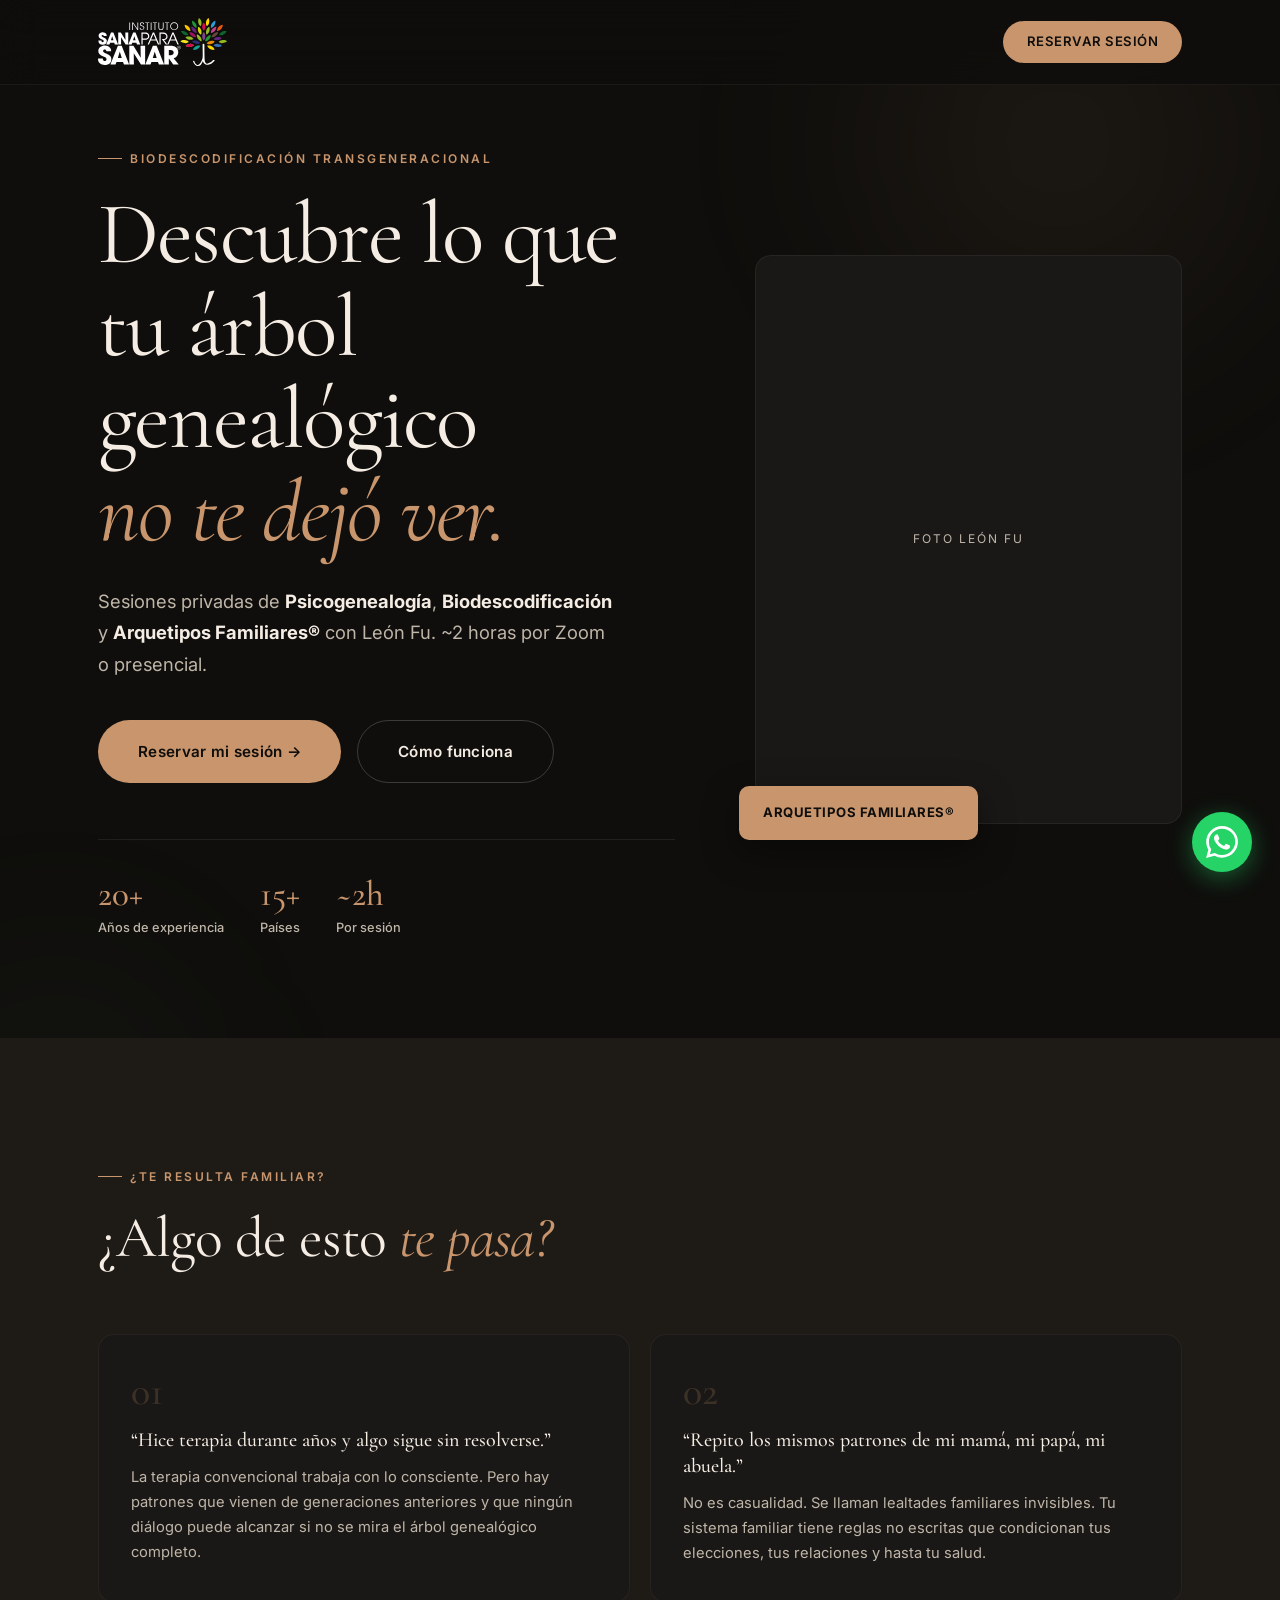
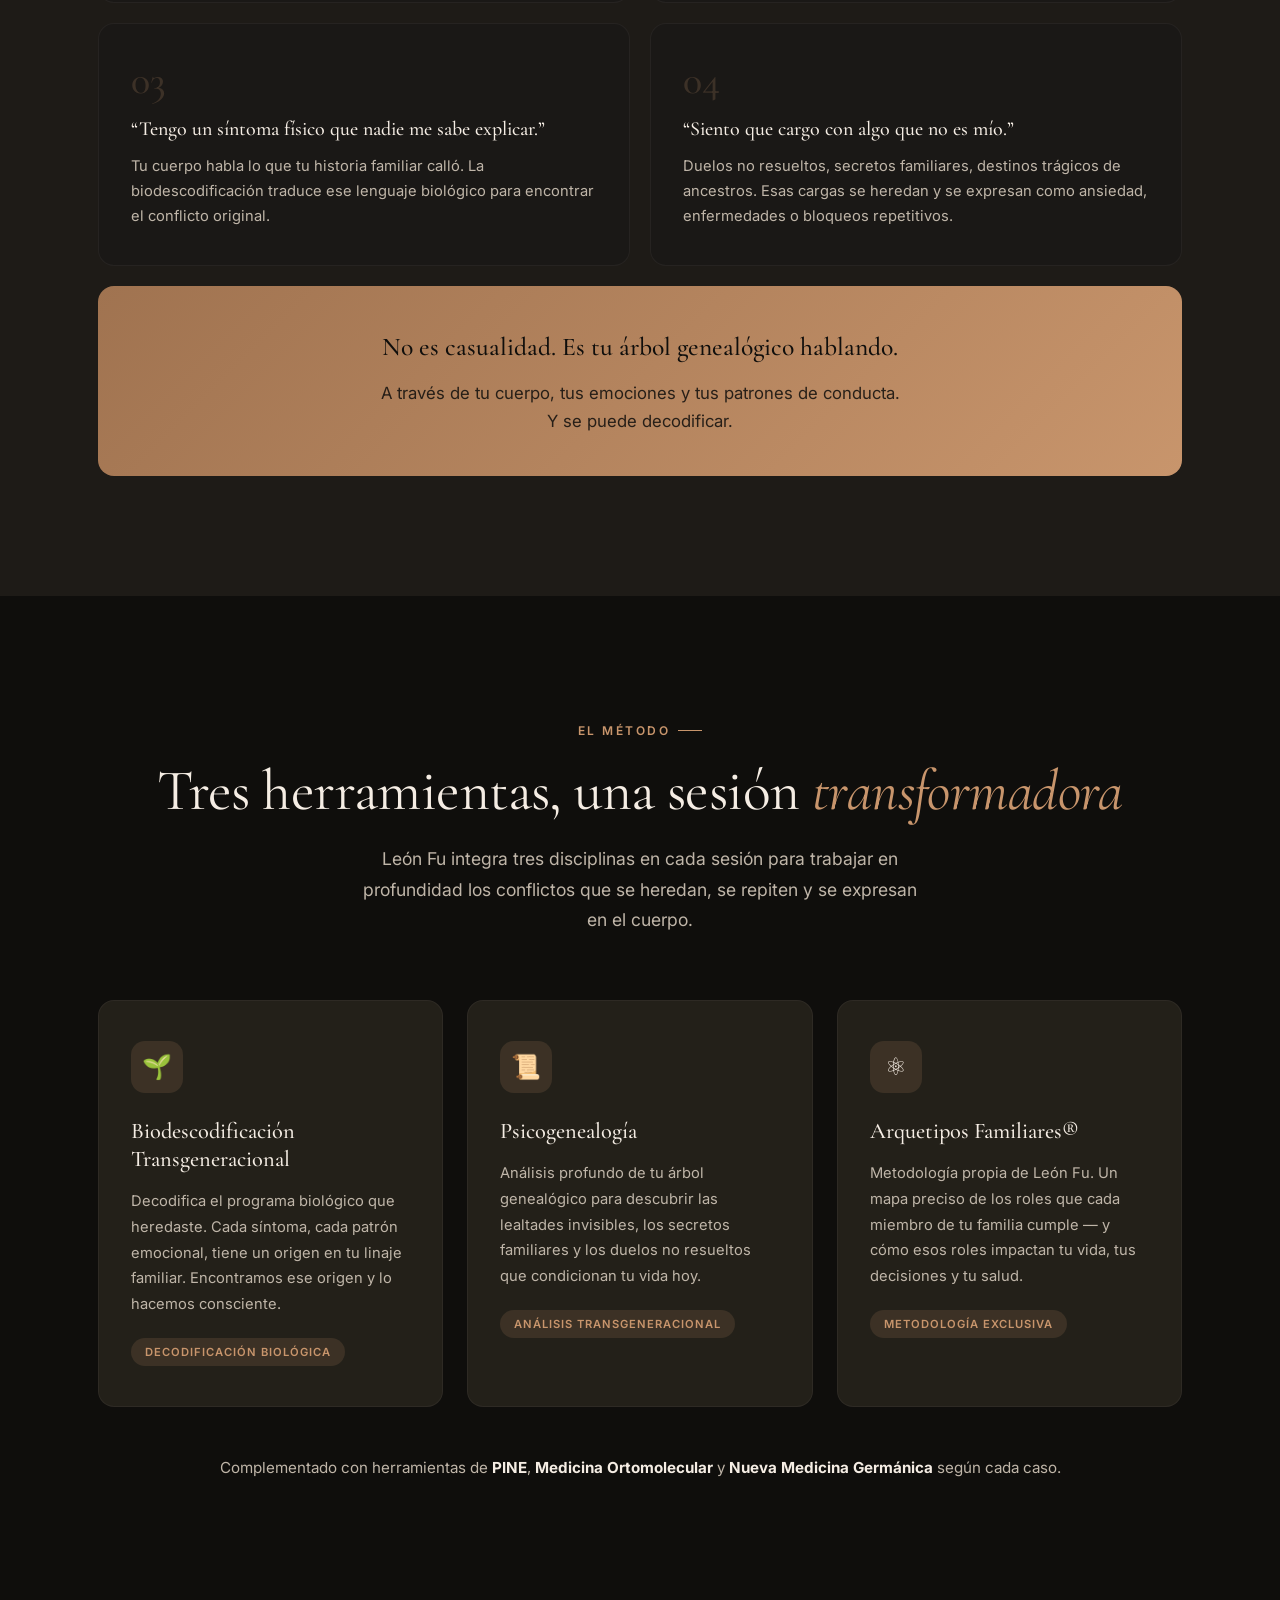
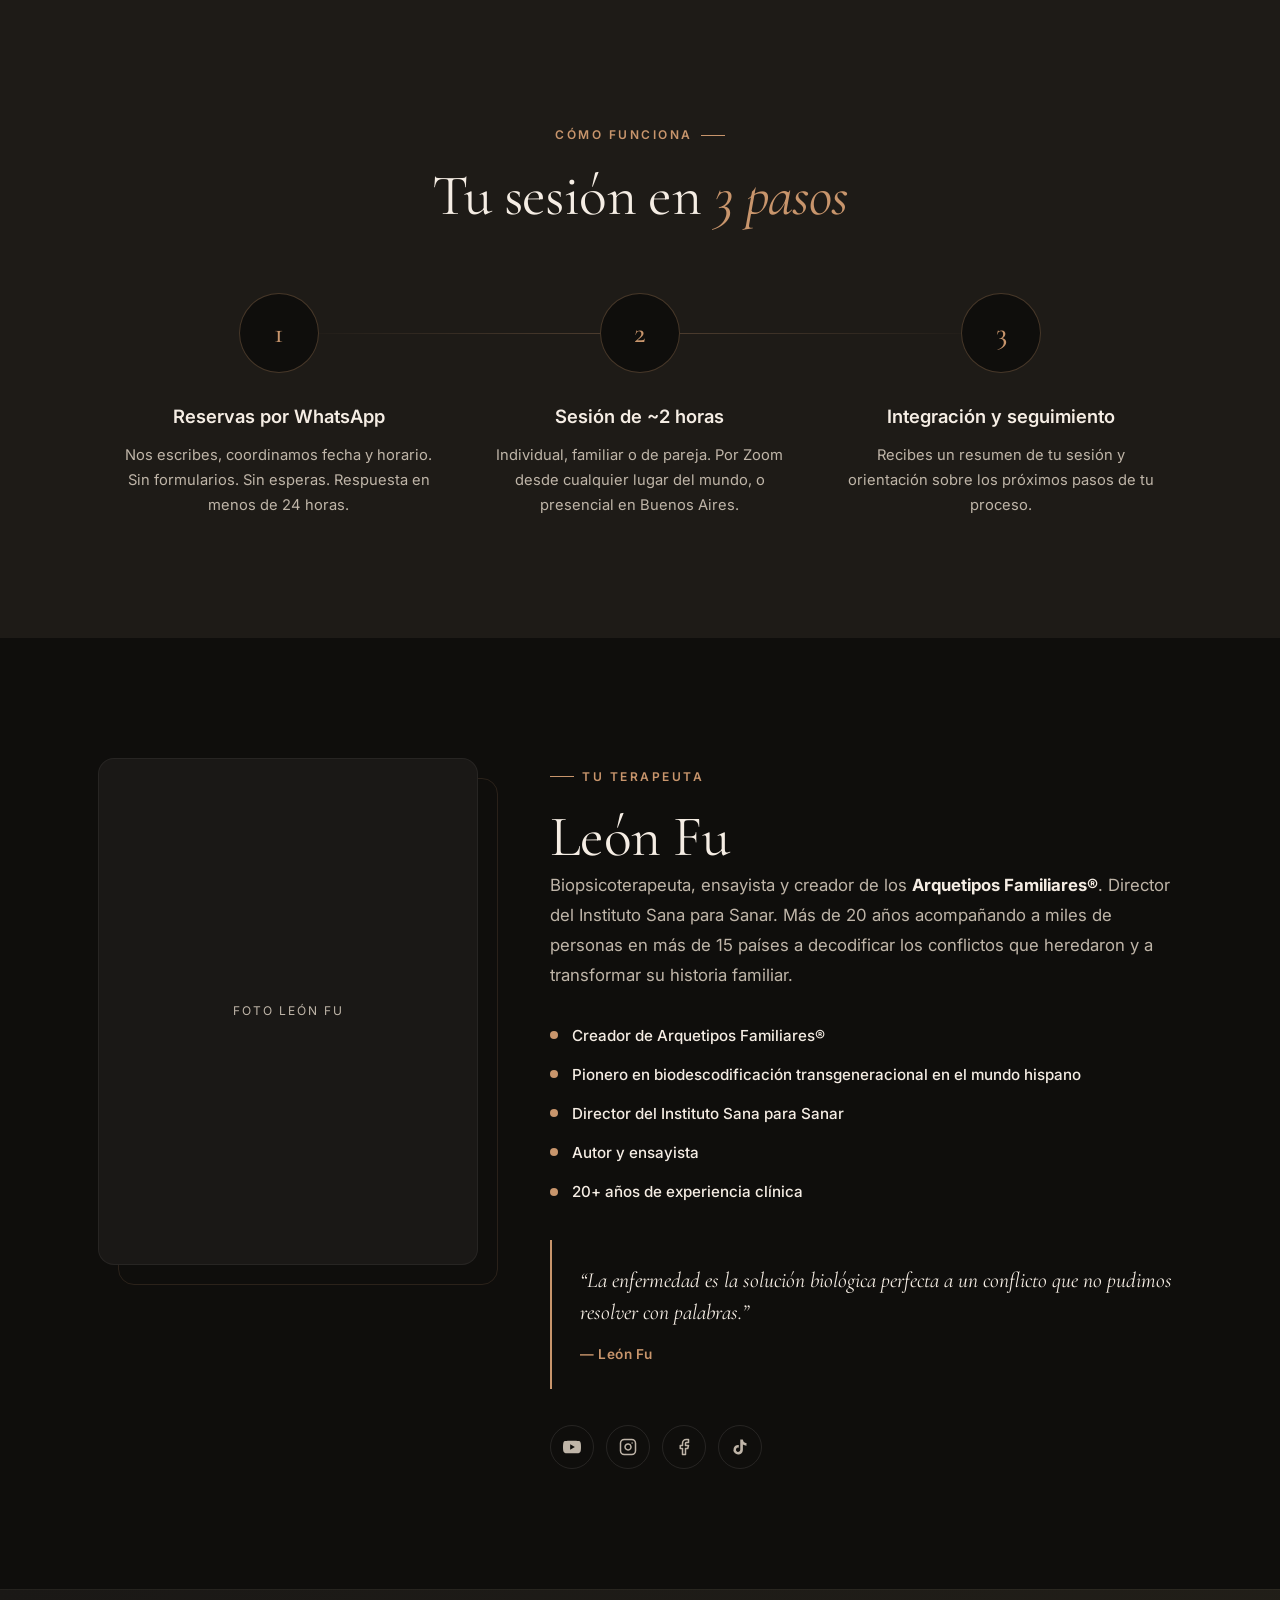
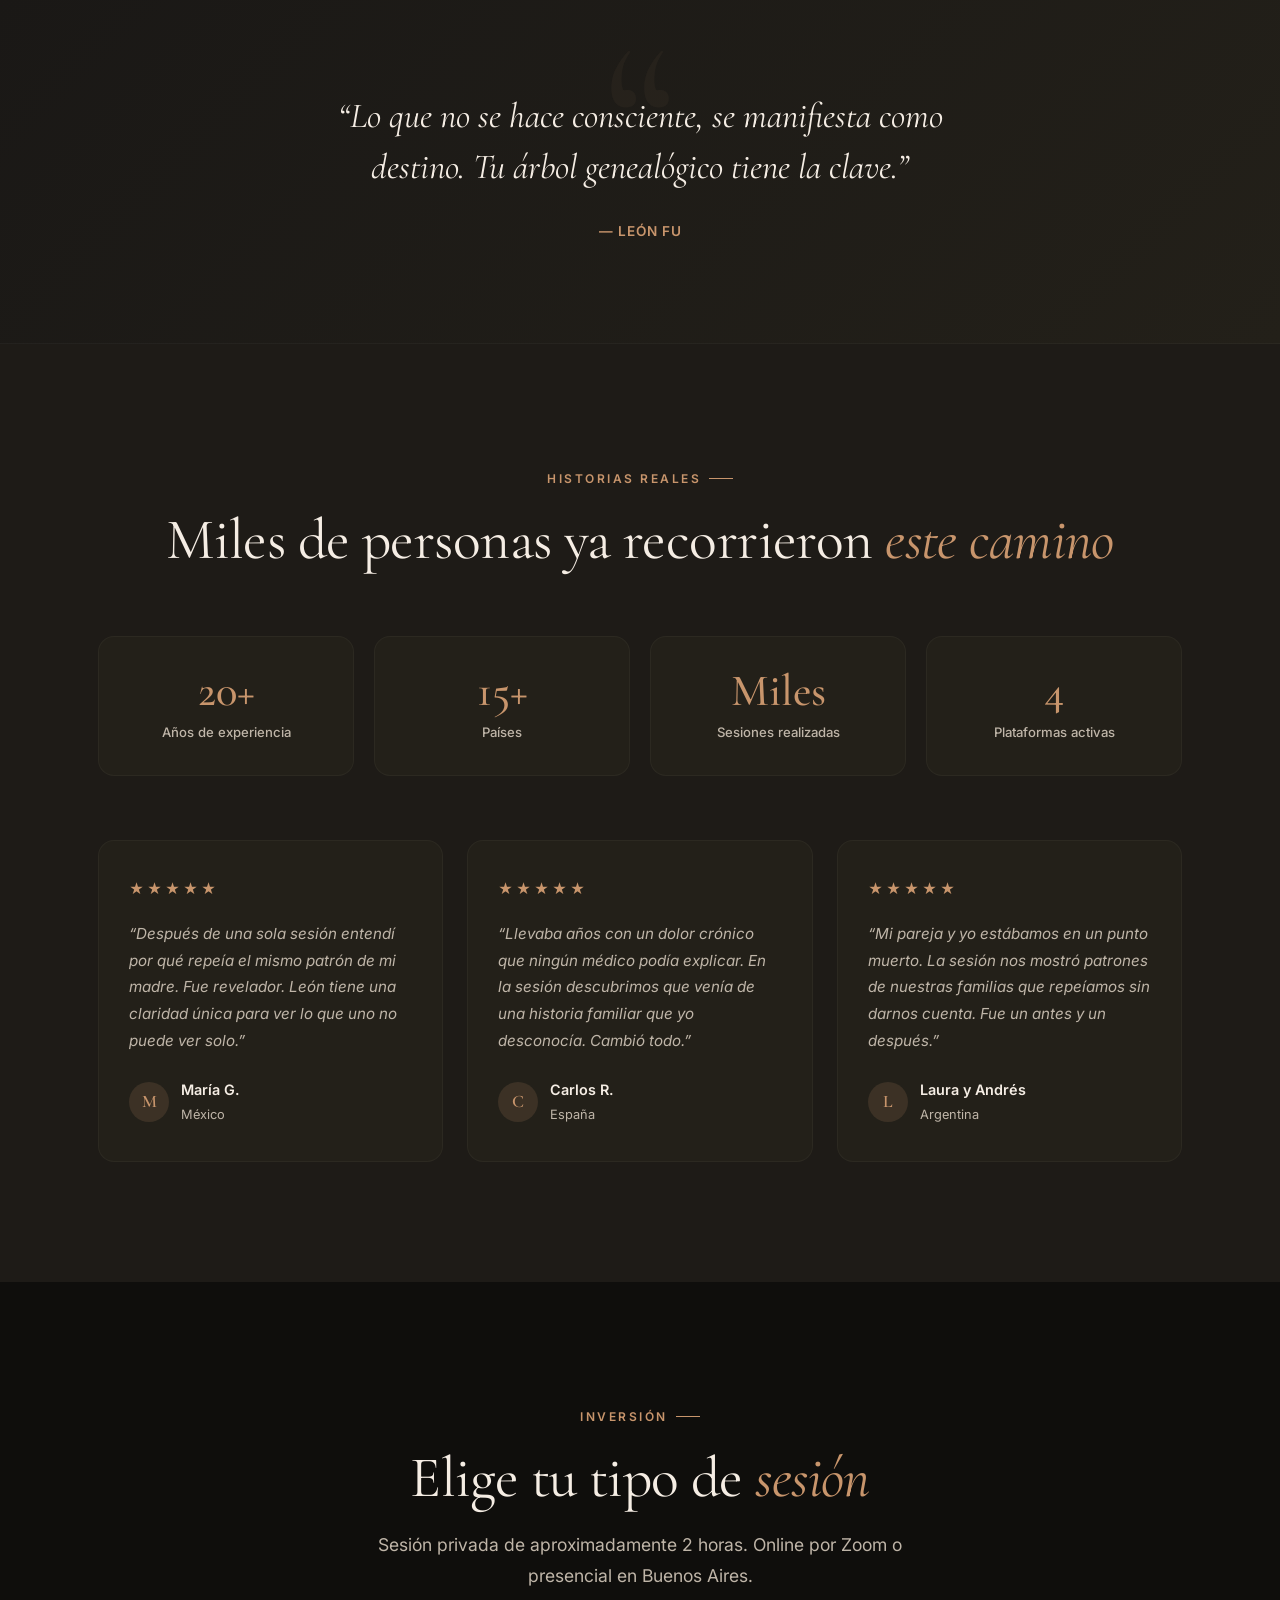
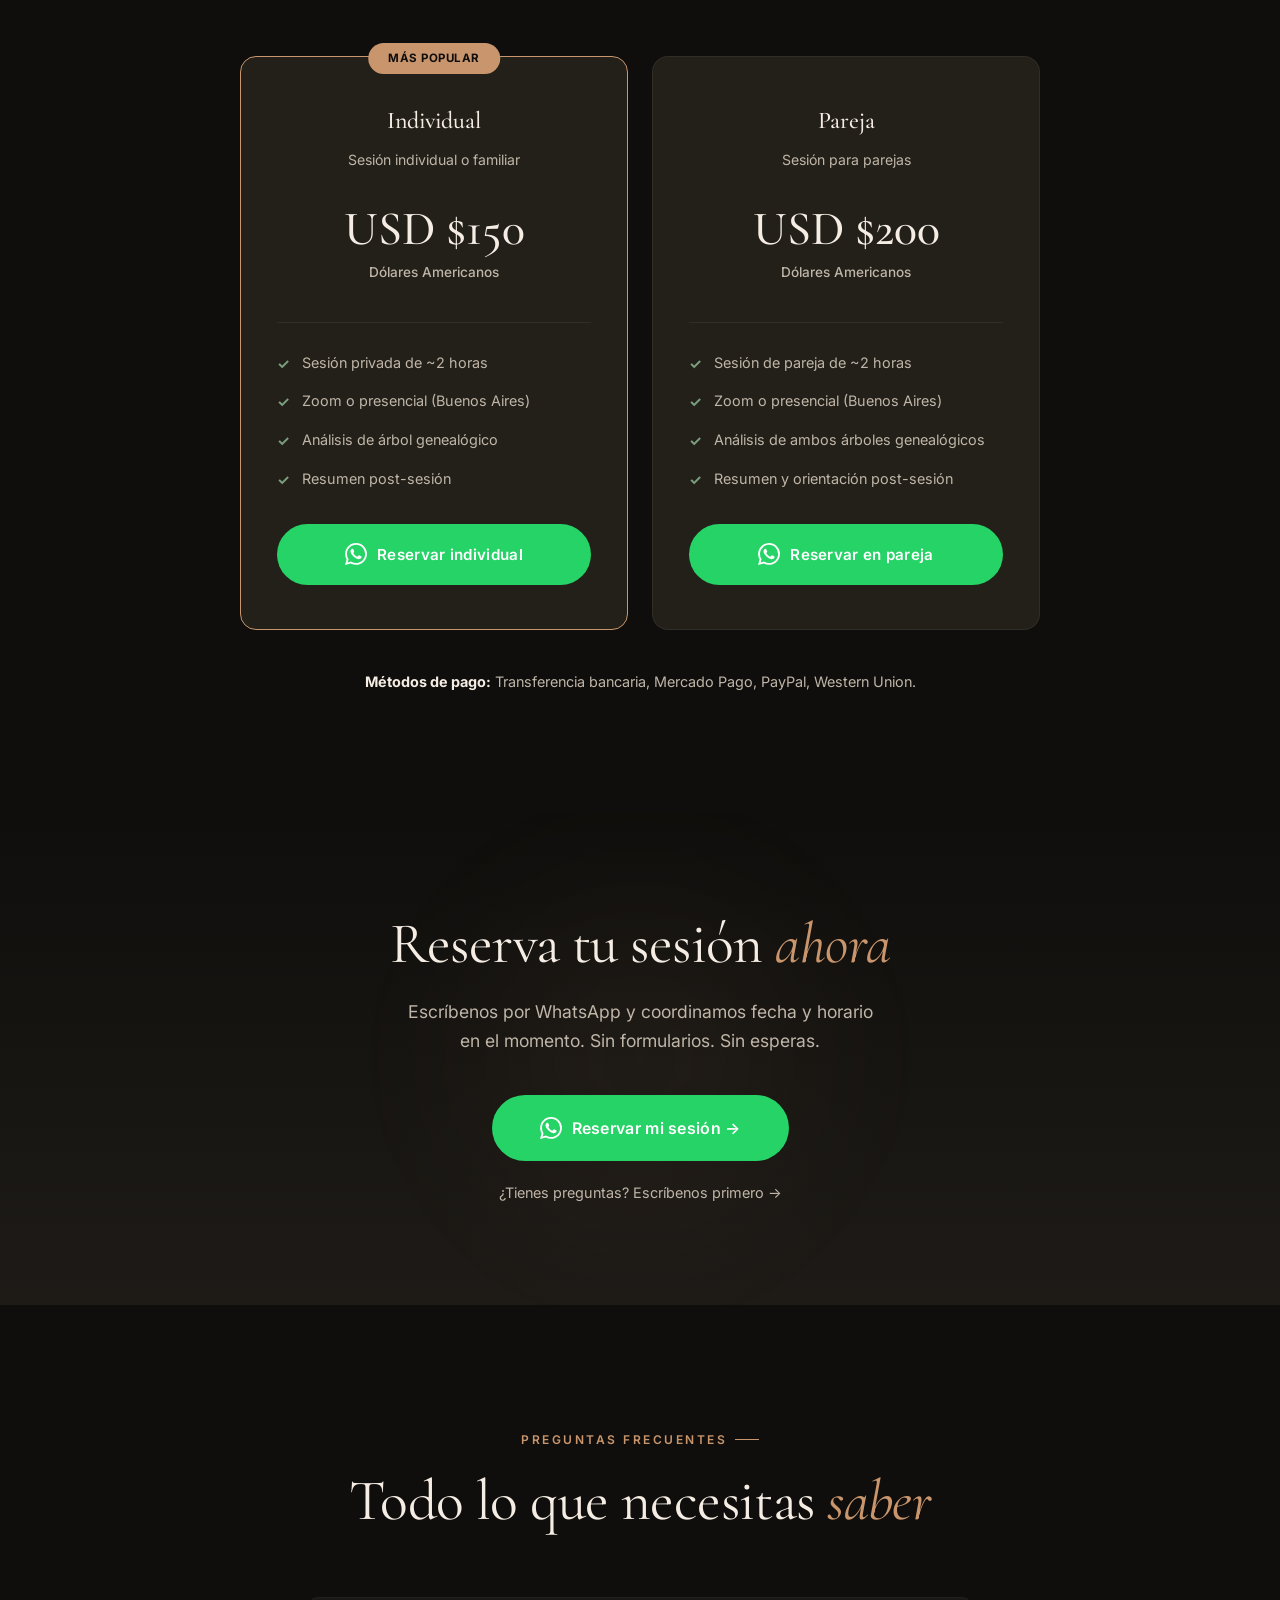
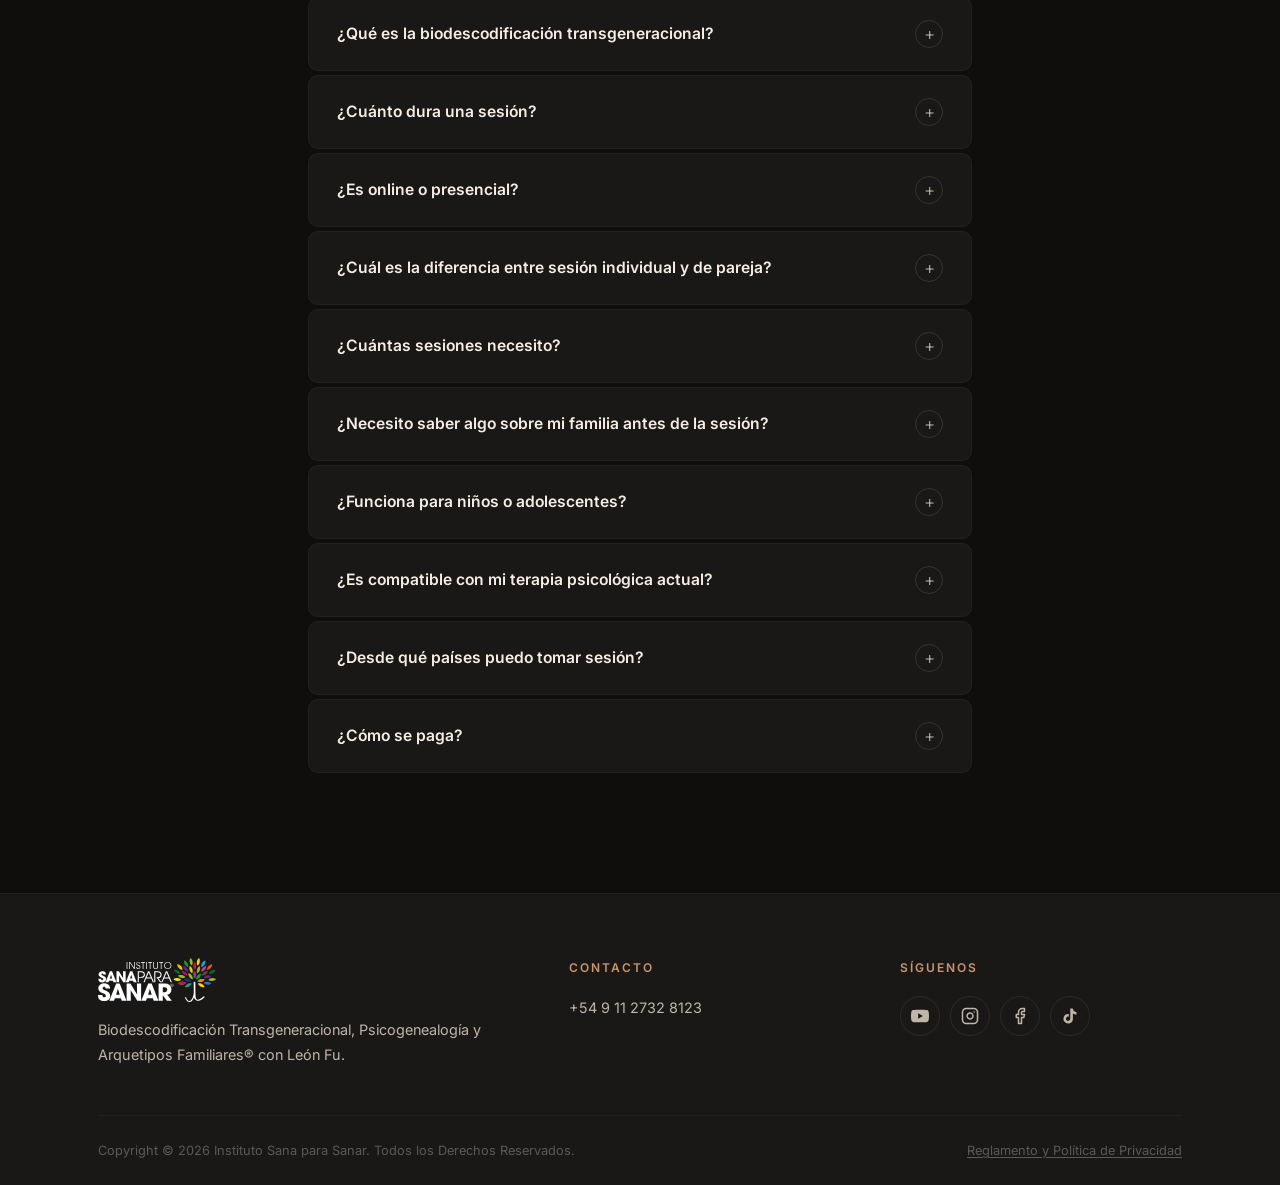
<file: terapias/index.html>
<!DOCTYPE html>
<html lang="es">
<head>
  <meta charset="UTF-8">
  <meta name="viewport" content="width=device-width, initial-scale=1.0">
  <title>Sesiones de Biodescodificaci&oacute;n Transgeneracional con Le&oacute;n Fu | Instituto Sana para Sanar</title>
  <meta name="description" content="Reserva tu sesi&oacute;n de Biodescodificaci&oacute;n Transgeneracional, Psicogenealogia y Arquetipos Familiares con Le&oacute;n Fu. 20+ a&ntilde;os de experiencia. Online por Zoom o presencial.">

  <meta property="og:type" content="website">
  <meta property="og:title" content="Sesiones de Terapia con Le&oacute;n Fu | Biodescodificaci&oacute;n Transgeneracional">
  <meta property="og:description" content="Descubre lo que tu &aacute;rbol geneal&oacute;gico no te dej&oacute; ver. Sesiones privadas de ~2 horas. 20+ a&ntilde;os de experiencia en 15+ pa&iacute;ses.">
  <meta property="og:url" content="https://aprendiendoasanar.com/lp/terapias/">
  <link rel="canonical" href="https://aprendiendoasanar.com/lp/terapias/">

  <link rel="preconnect" href="https://fonts.googleapis.com">
  <link rel="preconnect" href="https://fonts.gstatic.com" crossorigin>
  <link href="https://fonts.googleapis.com/css2?family=Cormorant+Garamond:ital,wght@0,400;0,500;0,600;0,700;1,400;1,500&family=Inter:wght@300;400;500;600;700&display=swap" rel="stylesheet">

  <style>
    /* =========================================================================
       TERAPIAS LEON FU — "Roots" Dark Premium Design
       ========================================================================= */
    :root {
      --bg-deep: #0F0E0C;
      --bg-card: #1A1816;
      --bg-elevated: #232019;
      --bg-warm: #1E1B17;

      --cream: #F5EDE4;
      --cream-muted: #BFB5A8;
      --cream-faint: rgba(245, 237, 228, 0.06);

      --copper: #C8956C;
      --copper-light: #E0B48E;
      --copper-glow: rgba(200, 149, 108, 0.15);
      --copper-deep: #A07350;

      --green-subtle: #7A9E7E;

      --font-serif: 'Cormorant Garamond', Georgia, serif;
      --font-body: 'Inter', system-ui, sans-serif;

      --ease: cubic-bezier(0.25, 1, 0.5, 1);
      --radius: 16px;
      --radius-sm: 10px;
    }

    * { box-sizing: border-box; margin: 0; padding: 0; }
    html { scroll-behavior: smooth; }

    body {
      font-family: var(--font-body);
      background: var(--bg-deep);
      color: var(--cream);
      line-height: 1.65;
      font-size: 16px;
      overflow-x: hidden;
      -webkit-font-smoothing: antialiased;
    }

    a { text-decoration: none; color: inherit; }
    ul { list-style: none; }
    img { max-width: 100%; height: auto; display: block; }

    .wrap {
      max-width: 1140px;
      margin: 0 auto;
      padding: 0 28px;
    }

    .wrap--narrow {
      max-width: 720px;
    }

    /* ===== HEADER ===== */
    .site-header {
      position: fixed;
      top: 0; left: 0; width: 100%;
      z-index: 100;
      padding: 18px 0;
      background: rgba(15, 14, 12, 0.85);
      backdrop-filter: blur(20px) saturate(1.4);
      -webkit-backdrop-filter: blur(20px) saturate(1.4);
      border-bottom: 1px solid rgba(245, 237, 228, 0.06);
      transition: padding 0.3s;
    }

    .site-header .wrap {
      display: flex;
      justify-content: space-between;
      align-items: center;
    }

    .header-cta {
      display: inline-flex;
      align-items: center;
      gap: 8px;
      padding: 10px 24px;
      border-radius: 50px;
      background: var(--copper);
      color: var(--bg-deep);
      font-weight: 600;
      font-size: 0.82rem;
      letter-spacing: 0.5px;
      text-transform: uppercase;
      transition: all 0.3s var(--ease);
    }

    .header-cta:hover {
      background: var(--copper-light);
      transform: translateY(-1px);
    }

    /* ===== BUTTONS ===== */
    .btn {
      display: inline-flex;
      align-items: center;
      justify-content: center;
      gap: 10px;
      padding: 18px 40px;
      border-radius: 50px;
      font-weight: 600;
      font-family: var(--font-body);
      font-size: 0.95rem;
      letter-spacing: 0.3px;
      cursor: pointer;
      transition: all 0.35s var(--ease);
      border: none;
      position: relative;
    }

    .btn--copper {
      background: var(--copper);
      color: var(--bg-deep);
    }

    .btn--copper:hover {
      background: var(--copper-light);
      transform: translateY(-2px);
      box-shadow: 0 16px 48px rgba(200, 149, 108, 0.25);
    }

    .btn--ghost {
      background: transparent;
      color: var(--cream);
      border: 1px solid rgba(245, 237, 228, 0.2);
    }

    .btn--ghost:hover {
      border-color: rgba(245, 237, 228, 0.4);
      background: rgba(245, 237, 228, 0.04);
    }

    .btn--whatsapp {
      background: #25D366;
      color: #fff;
    }

    .btn--whatsapp:hover {
      background: #1FAD54;
      transform: translateY(-2px);
      box-shadow: 0 16px 48px rgba(37, 211, 102, 0.25);
    }

    .btn--whatsapp svg {
      width: 22px; height: 22px; fill: #fff; flex-shrink: 0;
    }

    .btn--lg {
      padding: 20px 48px;
      font-size: 1rem;
    }

    /* ===== LABELS & TYPOGRAPHY ===== */
    .label {
      display: inline-flex;
      align-items: center;
      gap: 8px;
      font-size: 0.75rem;
      font-weight: 600;
      text-transform: uppercase;
      letter-spacing: 2.5px;
      color: var(--copper);
      margin-bottom: 20px;
    }

    .label::before {
      content: '';
      width: 24px;
      height: 1px;
      background: var(--copper);
    }

    h1 {
      font-family: var(--font-serif);
      font-weight: 400;
      font-size: clamp(3rem, 7vw, 5.5rem);
      line-height: 1.05;
      color: var(--cream);
      letter-spacing: -0.02em;
    }

    h1 em {
      font-style: italic;
      color: var(--copper);
    }

    h2 {
      font-family: var(--font-serif);
      font-weight: 400;
      font-size: clamp(2.2rem, 5vw, 3.6rem);
      line-height: 1.1;
      color: var(--cream);
      letter-spacing: -0.01em;
    }

    h2 em {
      font-style: italic;
      color: var(--copper);
    }

    h3 {
      font-family: var(--font-body);
      font-weight: 600;
      font-size: 1.15rem;
      color: var(--cream);
    }

    .text-muted {
      color: var(--cream-muted);
    }

    /* ===== HERO ===== */
    .hero {
      position: relative;
      min-height: 100vh;
      display: flex;
      align-items: center;
      padding: 140px 0 100px;
      overflow: hidden;
    }

    .hero::before {
      content: '';
      position: absolute;
      top: -20%; right: -10%;
      width: 700px; height: 700px;
      background: radial-gradient(circle, rgba(200, 149, 108, 0.08) 0%, transparent 65%);
      filter: blur(60px);
      pointer-events: none;
    }

    .hero::after {
      content: '';
      position: absolute;
      bottom: -30%; left: -15%;
      width: 500px; height: 500px;
      background: radial-gradient(circle, rgba(122, 158, 126, 0.06) 0%, transparent 60%);
      filter: blur(80px);
      pointer-events: none;
    }

    .hero-inner {
      display: grid;
      grid-template-columns: 1.15fr 0.85fr;
      gap: 80px;
      align-items: center;
      position: relative;
      z-index: 1;
    }

    .hero-text p {
      font-size: 1.15rem;
      line-height: 1.7;
      color: var(--cream-muted);
      margin: 28px 0 40px;
      max-width: 520px;
    }

    .hero-actions {
      display: flex;
      gap: 16px;
      flex-wrap: wrap;
    }

    .hero-stats {
      display: flex;
      gap: 36px;
      margin-top: 56px;
      padding-top: 36px;
      border-top: 1px solid rgba(245, 237, 228, 0.08);
    }

    .hero-stat {
      text-align: left;
    }

    .hero-stat-number {
      font-family: var(--font-serif);
      font-size: 2.2rem;
      font-weight: 500;
      color: var(--copper);
      line-height: 1;
    }

    .hero-stat-label {
      font-size: 0.8rem;
      color: var(--cream-muted);
      margin-top: 6px;
      font-weight: 500;
    }

    .hero-visual {
      position: relative;
    }

    .hero-photo {
      aspect-ratio: 3/4;
      background: var(--bg-card);
      border-radius: var(--radius);
      border: 1px solid rgba(245, 237, 228, 0.06);
      overflow: hidden;
      display: flex;
      align-items: center;
      justify-content: center;
      color: var(--cream-muted);
      font-size: 0.75rem;
      text-transform: uppercase;
      letter-spacing: 2px;
    }

    .hero-photo-badge {
      position: absolute;
      bottom: -16px; left: -16px;
      background: var(--copper);
      color: var(--bg-deep);
      padding: 16px 24px;
      border-radius: var(--radius-sm);
      font-weight: 700;
      font-size: 0.82rem;
      text-transform: uppercase;
      letter-spacing: 0.5px;
      box-shadow: 0 12px 36px rgba(0,0,0,0.4);
    }

    /* ===== SECTIONS ===== */
    .section {
      padding: 120px 0;
      position: relative;
    }

    .section--warm {
      background: var(--bg-warm);
    }

    .section--card {
      background: var(--bg-card);
    }

    .section-header {
      margin-bottom: 64px;
    }

    .section-header p {
      font-size: 1.1rem;
      color: var(--cream-muted);
      max-width: 560px;
      margin-top: 20px;
      line-height: 1.75;
    }

    .section-header--center {
      text-align: center;
    }

    .section-header--center p {
      margin-left: auto;
      margin-right: auto;
    }

    .section-header--center .label::before { display: none; }
    .section-header--center .label::after {
      content: '';
      width: 24px;
      height: 1px;
      background: var(--copper);
    }

    /* ===== PAIN POINTS ===== */
    .pain-grid {
      display: grid;
      grid-template-columns: 1fr 1fr;
      gap: 20px;
    }

    .pain-card {
      background: var(--bg-card);
      border: 1px solid rgba(245, 237, 228, 0.05);
      border-radius: var(--radius);
      padding: 36px 32px;
      transition: all 0.4s var(--ease);
      position: relative;
      overflow: hidden;
    }

    .pain-card::before {
      content: '';
      position: absolute;
      top: 0; left: 0;
      width: 3px; height: 0;
      background: var(--copper);
      transition: height 0.4s var(--ease);
    }

    .pain-card:hover::before {
      height: 100%;
    }

    .pain-card:hover {
      border-color: rgba(200, 149, 108, 0.15);
      transform: translateY(-4px);
      box-shadow: 0 20px 50px rgba(0,0,0,0.3);
    }

    .pain-number {
      font-family: var(--font-serif);
      font-size: 2.5rem;
      font-weight: 500;
      color: rgba(200, 149, 108, 0.2);
      line-height: 1;
      margin-bottom: 16px;
    }

    .pain-card h3 {
      font-family: var(--font-serif);
      font-weight: 500;
      font-size: 1.25rem;
      margin-bottom: 12px;
      line-height: 1.3;
    }

    .pain-card p {
      font-size: 0.92rem;
      color: var(--cream-muted);
      line-height: 1.7;
    }

    .pain-close {
      grid-column: 1 / -1;
      background: linear-gradient(135deg, var(--copper-deep), var(--copper));
      border-radius: var(--radius);
      padding: 40px;
      color: var(--bg-deep);
      text-align: center;
    }

    .pain-close h3 {
      font-family: var(--font-serif);
      font-size: 1.6rem;
      font-weight: 500;
      color: var(--bg-deep);
      margin-bottom: 12px;
    }

    .pain-close p {
      font-size: 1.05rem;
      max-width: 520px;
      margin: 0 auto;
      opacity: 0.85;
      line-height: 1.65;
    }

    /* ===== METHOD / PILLAR CARDS ===== */
    .method-grid {
      display: grid;
      grid-template-columns: repeat(3, 1fr);
      gap: 24px;
    }

    .method-card {
      background: var(--bg-elevated);
      border: 1px solid rgba(245, 237, 228, 0.05);
      border-radius: var(--radius);
      padding: 40px 32px;
      position: relative;
      overflow: hidden;
      transition: all 0.4s var(--ease);
    }

    .method-card:hover {
      transform: translateY(-6px);
      box-shadow: 0 24px 60px rgba(0,0,0,0.3);
      border-color: rgba(200, 149, 108, 0.12);
    }

    .method-card::after {
      content: '';
      position: absolute;
      bottom: 0; left: 0;
      width: 100%; height: 3px;
      background: linear-gradient(90deg, var(--copper), var(--copper-light));
      opacity: 0;
      transition: opacity 0.3s;
    }

    .method-card:hover::after {
      opacity: 1;
    }

    .method-icon {
      width: 52px; height: 52px;
      background: var(--copper-glow);
      border-radius: 14px;
      display: flex;
      align-items: center;
      justify-content: center;
      font-size: 1.5rem;
      margin-bottom: 24px;
    }

    .method-card h3 {
      font-family: var(--font-serif);
      font-size: 1.4rem;
      font-weight: 500;
      margin-bottom: 16px;
      line-height: 1.25;
    }

    .method-card p {
      font-size: 0.92rem;
      color: var(--cream-muted);
      line-height: 1.75;
    }

    .method-tag {
      display: inline-block;
      margin-top: 20px;
      font-size: 0.7rem;
      font-weight: 600;
      letter-spacing: 1px;
      text-transform: uppercase;
      color: var(--copper);
      background: var(--copper-glow);
      padding: 5px 14px;
      border-radius: 50px;
    }

    .method-note {
      text-align: center;
      margin-top: 48px;
      color: var(--cream-muted);
      font-size: 0.95rem;
    }

    .method-note strong {
      color: var(--cream);
    }

    /* ===== STEPS ===== */
    .steps {
      display: grid;
      grid-template-columns: repeat(3, 1fr);
      gap: 0;
      position: relative;
    }

    .steps::before {
      content: '';
      position: absolute;
      top: 40px;
      left: calc(16.66% + 14px);
      right: calc(16.66% + 14px);
      height: 1px;
      background: linear-gradient(90deg, transparent, rgba(200,149,108,0.3), transparent);
    }

    .step {
      text-align: center;
      padding: 0 24px;
      position: relative;
    }

    .step-num {
      width: 80px; height: 80px;
      border: 1px solid rgba(200, 149, 108, 0.3);
      border-radius: 50%;
      display: flex;
      align-items: center;
      justify-content: center;
      margin: 0 auto 28px;
      font-family: var(--font-serif);
      font-size: 1.8rem;
      font-weight: 500;
      color: var(--copper);
      background: var(--bg-deep);
      position: relative;
      z-index: 1;
    }

    .step h3 {
      margin-bottom: 12px;
    }

    .step p {
      font-size: 0.92rem;
      color: var(--cream-muted);
      line-height: 1.7;
    }

    /* ===== BIO ===== */
    .bio-layout {
      display: grid;
      grid-template-columns: 380px 1fr;
      gap: 72px;
      align-items: start;
    }

    .bio-image {
      position: relative;
    }

    .bio-photo {
      aspect-ratio: 3/4;
      background: var(--bg-card);
      border-radius: var(--radius);
      border: 1px solid rgba(245, 237, 228, 0.06);
      display: flex;
      align-items: center;
      justify-content: center;
      color: var(--cream-muted);
      font-size: 0.75rem;
      text-transform: uppercase;
      letter-spacing: 2px;
    }

    .bio-image::after {
      content: '';
      position: absolute;
      top: 20px; left: 20px; right: -20px; bottom: -20px;
      border: 1px solid rgba(200, 149, 108, 0.15);
      border-radius: var(--radius);
      z-index: -1;
    }

    .bio-content p {
      font-size: 1.05rem;
      color: var(--cream-muted);
      line-height: 1.8;
      margin-bottom: 28px;
    }

    .bio-creds {
      margin: 32px 0;
      display: grid;
      gap: 14px;
    }

    .bio-creds li {
      display: flex;
      align-items: center;
      gap: 14px;
      font-size: 0.95rem;
      color: var(--cream);
      font-weight: 500;
    }

    .bio-creds li::before {
      content: '';
      width: 8px; height: 8px;
      background: var(--copper);
      border-radius: 50%;
      flex-shrink: 0;
    }

    .bio-quote {
      border-left: 2px solid var(--copper);
      padding: 24px 0 24px 28px;
      margin: 36px 0;
    }

    .bio-quote p {
      font-family: var(--font-serif);
      font-style: italic;
      font-size: 1.35rem;
      line-height: 1.5;
      color: var(--cream);
      margin-bottom: 0;
    }

    .bio-quote cite {
      display: block;
      margin-top: 14px;
      font-style: normal;
      font-family: var(--font-body);
      font-size: 0.85rem;
      color: var(--copper);
      font-weight: 600;
      letter-spacing: 0.5px;
    }

    .bio-social {
      display: flex;
      gap: 12px;
      margin-top: 28px;
    }

    .bio-social a {
      width: 44px; height: 44px;
      border: 1px solid rgba(245, 237, 228, 0.1);
      border-radius: 50%;
      display: flex;
      align-items: center;
      justify-content: center;
      color: var(--cream-muted);
      transition: all 0.25s;
    }

    .bio-social a:hover {
      border-color: var(--copper);
      color: var(--copper);
      background: var(--copper-glow);
    }

    /* ===== QUOTE BANNER ===== */
    .quote-banner {
      padding: 100px 0;
      background: linear-gradient(135deg, var(--bg-card) 0%, var(--bg-elevated) 100%);
      text-align: center;
      border-top: 1px solid rgba(245, 237, 228, 0.04);
      border-bottom: 1px solid rgba(245, 237, 228, 0.04);
      position: relative;
      overflow: hidden;
    }

    .quote-banner::before {
      content: '\201C';
      position: absolute;
      top: 20px; left: 50%;
      transform: translateX(-50%);
      font-family: var(--font-serif);
      font-size: 14rem;
      color: rgba(200, 149, 108, 0.05);
      line-height: 1;
      pointer-events: none;
    }

    .quote-banner blockquote {
      font-family: var(--font-serif);
      font-style: italic;
      font-size: clamp(1.5rem, 3vw, 2.2rem);
      color: var(--cream);
      line-height: 1.45;
      max-width: 680px;
      margin: 0 auto;
      position: relative;
      z-index: 1;
    }

    .quote-banner cite {
      display: block;
      margin-top: 28px;
      font-style: normal;
      font-family: var(--font-body);
      font-size: 0.85rem;
      color: var(--copper);
      font-weight: 600;
      letter-spacing: 1px;
      text-transform: uppercase;
    }

    /* ===== TESTIMONIALS ===== */
    .stats-strip {
      display: grid;
      grid-template-columns: repeat(4, 1fr);
      gap: 20px;
      margin-bottom: 64px;
    }

    .stat-item {
      text-align: center;
      padding: 32px 16px;
      background: var(--bg-elevated);
      border-radius: var(--radius);
      border: 1px solid rgba(245, 237, 228, 0.04);
    }

    .stat-num {
      font-family: var(--font-serif);
      font-size: 2.8rem;
      font-weight: 500;
      color: var(--copper);
      line-height: 1;
    }

    .stat-lbl {
      font-size: 0.82rem;
      color: var(--cream-muted);
      margin-top: 8px;
      font-weight: 500;
    }

    .testimonial-grid {
      display: grid;
      grid-template-columns: repeat(3, 1fr);
      gap: 24px;
    }

    .testimonial {
      background: var(--bg-elevated);
      border: 1px solid rgba(245, 237, 228, 0.04);
      border-radius: var(--radius);
      padding: 36px 30px;
      transition: all 0.35s var(--ease);
      position: relative;
    }

    .testimonial:hover {
      border-color: rgba(200, 149, 108, 0.15);
      transform: translateY(-4px);
      box-shadow: 0 16px 48px rgba(0,0,0,0.3);
    }

    .testimonial-stars {
      color: var(--copper);
      font-size: 0.9rem;
      letter-spacing: 3px;
      margin-bottom: 20px;
    }

    .testimonial blockquote {
      font-size: 0.95rem;
      color: var(--cream-muted);
      line-height: 1.75;
      font-style: italic;
      margin-bottom: 24px;
    }

    .testimonial-author {
      display: flex;
      align-items: center;
      gap: 12px;
    }

    .testimonial-avatar {
      width: 40px; height: 40px;
      background: var(--copper-glow);
      border-radius: 50%;
      display: flex;
      align-items: center;
      justify-content: center;
      font-family: var(--font-serif);
      font-size: 1.1rem;
      color: var(--copper);
      font-weight: 600;
    }

    .testimonial-name {
      font-weight: 600;
      font-size: 0.9rem;
    }

    .testimonial-loc {
      font-size: 0.8rem;
      color: var(--cream-muted);
      margin-top: 2px;
    }

    /* ===== PRICING ===== */
    .pricing-layout {
      display: grid;
      grid-template-columns: 1fr 1fr;
      gap: 24px;
      max-width: 800px;
      margin: 0 auto;
    }

    .pricing-card {
      background: var(--bg-elevated);
      border: 1px solid rgba(245, 237, 228, 0.06);
      border-radius: var(--radius);
      padding: 44px 36px;
      text-align: center;
      position: relative;
      transition: all 0.35s var(--ease);
    }

    .pricing-card:hover {
      border-color: rgba(200, 149, 108, 0.2);
      box-shadow: 0 20px 50px rgba(0,0,0,0.3);
    }

    .pricing-card--featured {
      border-color: var(--copper);
    }

    .pricing-card--featured::before {
      content: 'M\00E1s popular';
      position: absolute;
      top: -14px; left: 50%;
      transform: translateX(-50%);
      background: var(--copper);
      color: var(--bg-deep);
      padding: 6px 20px;
      border-radius: 50px;
      font-size: 0.72rem;
      font-weight: 700;
      text-transform: uppercase;
      letter-spacing: 0.5px;
      white-space: nowrap;
    }

    .pricing-type {
      font-family: var(--font-serif);
      font-size: 1.5rem;
      font-weight: 500;
      margin-bottom: 8px;
    }

    .pricing-desc {
      font-size: 0.88rem;
      color: var(--cream-muted);
      margin-bottom: 28px;
    }

    .pricing-value-container {
      min-height: 90px;
      display: flex;
      flex-direction: column;
      align-items: center;
      justify-content: center;
    }

    .loading-price {
      font-size: 0.9rem;
      font-weight: 500;
      color: var(--cream-muted);
      animation: pulse 1.5s infinite;
    }

    @keyframes pulse {
      0% { opacity: 0.4; }
      50% { opacity: 1; }
      100% { opacity: 0.4; }
    }

    .price-display { display: none; }
    .price-display.visible { display: block; }

    .price-amount {
      font-family: var(--font-serif);
      font-size: 3rem;
      font-weight: 500;
      color: var(--cream);
      line-height: 1;
    }

    .price-currency {
      font-size: 0.85rem;
      color: var(--cream-muted);
      margin-top: 8px;
      font-weight: 500;
    }

    .pricing-features {
      text-align: left;
      margin: 32px 0;
      padding-top: 28px;
      border-top: 1px solid rgba(245, 237, 228, 0.06);
    }

    .pricing-features li {
      display: flex;
      align-items: flex-start;
      gap: 12px;
      margin-bottom: 14px;
      font-size: 0.9rem;
      color: var(--cream-muted);
    }

    .pricing-features li::before {
      content: '\2713';
      color: var(--green-subtle);
      font-weight: 700;
      flex-shrink: 0;
      margin-top: 1px;
    }

    .pricing-note {
      text-align: center;
      margin-top: 40px;
      color: var(--cream-muted);
      font-size: 0.9rem;
    }

    .pricing-note strong {
      color: var(--cream);
    }

    /* ===== CTA SECTION ===== */
    .cta-block {
      text-align: center;
      padding: 100px 0;
      background: linear-gradient(180deg, var(--bg-deep) 0%, var(--bg-warm) 100%);
      position: relative;
      overflow: hidden;
    }

    .cta-block::before {
      content: '';
      position: absolute;
      top: 50%; left: 50%;
      transform: translate(-50%, -50%);
      width: 600px; height: 600px;
      background: radial-gradient(circle, rgba(200,149,108,0.06) 0%, transparent 60%);
      filter: blur(40px);
      pointer-events: none;
    }

    .cta-block h2 {
      margin-bottom: 20px;
      position: relative;
      z-index: 1;
    }

    .cta-block p {
      color: var(--cream-muted);
      font-size: 1.1rem;
      max-width: 480px;
      margin: 0 auto 40px;
      position: relative;
      z-index: 1;
    }

    .cta-link {
      display: block;
      margin-top: 20px;
      font-size: 0.9rem;
      color: var(--cream-muted);
      transition: color 0.2s;
      position: relative;
      z-index: 1;
    }

    .cta-link:hover { color: var(--copper); }

    /* ===== FAQ ===== */
    .faq-list { display: flex; flex-direction: column; gap: 4px; }

    .faq-item {
      background: var(--bg-card);
      border-radius: var(--radius-sm);
      overflow: hidden;
      border: 1px solid rgba(245, 237, 228, 0.04);
      transition: border-color 0.2s;
    }

    .faq-item.open {
      border-color: rgba(200, 149, 108, 0.12);
    }

    .faq-btn {
      display: flex;
      justify-content: space-between;
      align-items: center;
      gap: 20px;
      padding: 22px 28px;
      cursor: pointer;
      width: 100%;
      text-align: left;
      background: none;
      border: none;
      font-family: var(--font-body);
      color: var(--cream);
    }

    .faq-q {
      font-size: 0.98rem;
      font-weight: 600;
      line-height: 1.4;
      transition: color 0.2s;
    }

    .faq-item.open .faq-q, .faq-btn:hover .faq-q {
      color: var(--copper);
    }

    .faq-ico {
      width: 28px; height: 28px; min-width: 28px;
      border: 1px solid rgba(245, 237, 228, 0.12);
      border-radius: 50%;
      display: flex;
      align-items: center;
      justify-content: center;
      font-size: 1.1rem;
      font-weight: 300;
      color: var(--cream-muted);
      transition: all 0.3s var(--ease);
      line-height: 1;
    }

    .faq-item.open .faq-ico {
      background: var(--copper-glow);
      border-color: var(--copper);
      color: var(--copper);
      transform: rotate(45deg);
    }

    .faq-panel {
      max-height: 0;
      overflow: hidden;
      transition: max-height 0.4s var(--ease);
    }

    .faq-panel-in {
      padding: 0 28px 24px;
    }

    .faq-panel-in p {
      font-size: 0.95rem;
      line-height: 1.8;
      color: var(--cream-muted);
    }

    /* ===== WA FAB ===== */
    .wa-fab {
      position: fixed;
      bottom: 28px; right: 28px;
      width: 60px; height: 60px;
      background: #25D366;
      border-radius: 50%;
      display: flex;
      align-items: center;
      justify-content: center;
      box-shadow: 0 6px 24px rgba(37,211,102,0.4);
      z-index: 999;
      transition: transform 0.2s, box-shadow 0.2s;
    }

    .wa-fab:hover {
      transform: scale(1.08);
      box-shadow: 0 10px 32px rgba(37,211,102,0.5);
    }

    .wa-fab svg { width: 32px; height: 32px; fill: #fff; }

    /* ===== FOOTER ===== */
    .site-footer {
      background: var(--bg-card);
      border-top: 1px solid rgba(245, 237, 228, 0.04);
      padding: 64px 0 0;
    }

    .footer-grid {
      display: grid;
      grid-template-columns: 1.5fr 1fr 1fr;
      gap: 48px;
      padding-bottom: 48px;
    }

    .footer-grid h4 {
      font-size: 0.75rem;
      font-weight: 600;
      text-transform: uppercase;
      letter-spacing: 2px;
      color: var(--copper);
      margin-bottom: 18px;
    }

    .footer-grid p, .footer-grid a {
      font-size: 0.9rem;
      color: var(--cream-muted);
      line-height: 1.7;
    }

    .footer-grid a:hover { color: var(--cream); }

    .footer-social {
      display: flex;
      gap: 10px;
    }

    .footer-social a {
      width: 40px; height: 40px;
      border: 1px solid rgba(245, 237, 228, 0.08);
      border-radius: 50%;
      display: inline-flex;
      align-items: center;
      justify-content: center;
      color: var(--cream-muted);
      transition: all 0.25s;
    }

    .footer-social a:hover {
      border-color: var(--copper);
      color: var(--copper);
      background: var(--copper-glow);
    }

    .footer-bottom {
      border-top: 1px solid rgba(245, 237, 228, 0.04);
      padding: 24px 0;
      display: flex;
      flex-wrap: wrap;
      justify-content: space-between;
      gap: 12px;
      font-size: 0.8rem;
      color: rgba(245, 237, 228, 0.3);
    }

    .footer-bottom a {
      color: rgba(245, 237, 228, 0.3);
      text-decoration: underline;
      text-underline-offset: 2px;
    }

    .footer-bottom a:hover { color: var(--cream-muted); }

    /* ===== RESPONSIVE ===== */
    @media (max-width: 960px) {
      .hero-inner { grid-template-columns: 1fr; gap: 48px; }
      .hero-visual { max-width: 400px; margin: 0 auto; }
      .bio-layout { grid-template-columns: 1fr; gap: 40px; }
      .bio-image { max-width: 340px; margin: 0 auto; }
      .bio-image::after { display: none; }
      .pain-grid { grid-template-columns: 1fr; }
      .method-grid { grid-template-columns: 1fr; }
      .steps { grid-template-columns: 1fr; gap: 48px; }
      .steps::before { display: none; }
      .pricing-layout { grid-template-columns: 1fr; max-width: 420px; }
      .stats-strip { grid-template-columns: repeat(2, 1fr); }
      .testimonial-grid { grid-template-columns: 1fr; }
      .footer-grid { grid-template-columns: 1fr; gap: 32px; }
      .header-cta { display: none; }
      .hero-stats { flex-wrap: wrap; gap: 24px; }
    }

    @media (max-width: 480px) {
      .section { padding: 80px 0; }
      h1 { font-size: 2.4rem; }
      h2 { font-size: 1.8rem; }
      .hero { padding-top: 120px; padding-bottom: 80px; }
      .hero-stats { flex-direction: column; gap: 20px; }
      .stats-strip { grid-template-columns: 1fr 1fr; }
      .pricing-card { padding: 36px 24px; }
      .price-amount { font-size: 2.4rem; }
    }

    /* ===== SCROLL REVEAL ===== */
    .reveal {
      opacity: 0;
      transform: translateY(32px);
      transition: opacity 0.7s var(--ease), transform 0.7s var(--ease);
    }

    .reveal.visible {
      opacity: 1;
      transform: translateY(0);
    }
  </style>
</head>
<body>

  <!-- ============================================================
       HEADER
       ============================================================ -->
  <header class="site-header">
    <div class="wrap">
      <a href="#">
        <img src="../assets/Logo%20Instituto%20Sana%20para%20Sanar%20Blanco.svg" alt="Instituto Sana para Sanar" style="height: 48px; width: auto;">
      </a>
      <a href="#reservar" class="header-cta">Reservar sesi&oacute;n</a>
    </div>
  </header>

  <!-- ============================================================
       HERO
       ============================================================ -->
  <section class="hero">
    <div class="wrap hero-inner">
      <div class="hero-text">
        <span class="label">Biodescodificaci&oacute;n Transgeneracional</span>
        <h1>Descubre lo que tu &aacute;rbol geneal&oacute;gico<br><em>no te dej&oacute; ver.</em></h1>
        <p>Sesiones privadas de <strong style="color: var(--cream);">Psicogenealog&iacute;a</strong>, <strong style="color: var(--cream);">Biodescodificaci&oacute;n</strong> y <strong style="color: var(--cream);">Arquetipos Familiares&reg;</strong> con Le&oacute;n Fu. ~2&nbsp;horas por Zoom o presencial.</p>

        <div class="hero-actions">
          <a href="#reservar" class="btn btn--copper">Reservar mi sesi&oacute;n &rarr;</a>
          <a href="#como-funciona" class="btn btn--ghost">C&oacute;mo funciona</a>
        </div>

        <div class="hero-stats">
          <div class="hero-stat">
            <div class="hero-stat-number">20+</div>
            <div class="hero-stat-label">A&ntilde;os de experiencia</div>
          </div>
          <div class="hero-stat">
            <div class="hero-stat-number">15+</div>
            <div class="hero-stat-label">Pa&iacute;ses</div>
          </div>
          <div class="hero-stat">
            <div class="hero-stat-number">~2h</div>
            <div class="hero-stat-label">Por sesi&oacute;n</div>
          </div>
        </div>
      </div>

      <div class="hero-visual">
        <!-- REEMPLAZAR: Foto de Le&oacute;n Fu -->
        <div class="hero-photo">
          <span>Foto Le&oacute;n Fu</span>
        </div>
        <div class="hero-photo-badge">Arquetipos Familiares&reg;</div>
      </div>
    </div>
  </section>

  <!-- ============================================================
       PAIN POINTS
       ============================================================ -->
  <section class="section section--warm" id="problema">
    <div class="wrap">
      <div class="section-header reveal">
        <span class="label">&iquest;Te resulta familiar?</span>
        <h2>&iquest;Algo de esto <em>te pasa?</em></h2>
      </div>

      <div class="pain-grid">
        <div class="pain-card reveal">
          <div class="pain-number">01</div>
          <h3>&ldquo;Hice terapia durante a&ntilde;os y algo sigue sin resolverse.&rdquo;</h3>
          <p>La terapia convencional trabaja con lo consciente. Pero hay patrones que vienen de generaciones anteriores y que ning&uacute;n di&aacute;logo puede alcanzar si no se mira el &aacute;rbol geneal&oacute;gico completo.</p>
        </div>
        <div class="pain-card reveal">
          <div class="pain-number">02</div>
          <h3>&ldquo;Repito los mismos patrones de mi mam&aacute;, mi pap&aacute;, mi abuela.&rdquo;</h3>
          <p>No es casualidad. Se llaman lealtades familiares invisibles. Tu sistema familiar tiene reglas no escritas que condicionan tus elecciones, tus relaciones y hasta tu salud.</p>
        </div>
        <div class="pain-card reveal">
          <div class="pain-number">03</div>
          <h3>&ldquo;Tengo un s&iacute;ntoma f&iacute;sico que nadie me sabe explicar.&rdquo;</h3>
          <p>Tu cuerpo habla lo que tu historia familiar call&oacute;. La biodescodificaci&oacute;n traduce ese lenguaje biol&oacute;gico para encontrar el conflicto original.</p>
        </div>
        <div class="pain-card reveal">
          <div class="pain-number">04</div>
          <h3>&ldquo;Siento que cargo con algo que no es m&iacute;o.&rdquo;</h3>
          <p>Duelos no resueltos, secretos familiares, destinos tr&aacute;gicos de ancestros. Esas cargas se heredan y se expresan como ansiedad, enfermedades o bloqueos repetitivos.</p>
        </div>
        <div class="pain-close reveal">
          <h3>No es casualidad. Es tu &aacute;rbol geneal&oacute;gico hablando.</h3>
          <p>A trav&eacute;s de tu cuerpo, tus emociones y tus patrones de conducta. Y se puede decodificar.</p>
        </div>
      </div>
    </div>
  </section>

  <!-- ============================================================
       EL M&Eacute;TODO
       ============================================================ -->
  <section class="section" id="metodo">
    <div class="wrap">
      <div class="section-header section-header--center reveal">
        <span class="label">El M&eacute;todo</span>
        <h2>Tres herramientas, una sesi&oacute;n <em>transformadora</em></h2>
        <p>Le&oacute;n Fu integra tres disciplinas en cada sesi&oacute;n para trabajar en profundidad los conflictos que se heredan, se repiten y se expresan en el cuerpo.</p>
      </div>

      <div class="method-grid">
        <div class="method-card reveal">
          <div class="method-icon">&#127793;</div>
          <h3>Biodescodificaci&oacute;n Transgeneracional</h3>
          <p>Decodifica el programa biol&oacute;gico que heredaste. Cada s&iacute;ntoma, cada patr&oacute;n emocional, tiene un origen en tu linaje familiar. Encontramos ese origen y lo hacemos consciente.</p>
          <span class="method-tag">Decodificaci&oacute;n biol&oacute;gica</span>
        </div>
        <div class="method-card reveal">
          <div class="method-icon">&#128220;</div>
          <h3>Psicogenealog&iacute;a</h3>
          <p>An&aacute;lisis profundo de tu &aacute;rbol geneal&oacute;gico para descubrir las lealtades invisibles, los secretos familiares y los duelos no resueltos que condicionan tu vida hoy.</p>
          <span class="method-tag">An&aacute;lisis transgeneracional</span>
        </div>
        <div class="method-card reveal">
          <div class="method-icon">&#9883;</div>
          <h3>Arquetipos Familiares&reg;</h3>
          <p>Metodolog&iacute;a propia de Le&oacute;n Fu. Un mapa preciso de los roles que cada miembro de tu familia cumple &mdash; y c&oacute;mo esos roles impactan tu vida, tus decisiones y tu salud.</p>
          <span class="method-tag">Metodolog&iacute;a exclusiva</span>
        </div>
      </div>

      <p class="method-note reveal">
        Complementado con herramientas de <strong>PINE</strong>, <strong>Medicina Ortomolecular</strong> y <strong>Nueva Medicina Germ&aacute;nica</strong> seg&uacute;n cada caso.
      </p>
    </div>
  </section>

  <!-- ============================================================
       C&Oacute;MO FUNCIONA
       ============================================================ -->
  <section class="section section--warm" id="como-funciona">
    <div class="wrap">
      <div class="section-header section-header--center reveal">
        <span class="label">C&oacute;mo funciona</span>
        <h2>Tu sesi&oacute;n en <em>3 pasos</em></h2>
      </div>

      <div class="steps">
        <div class="step reveal">
          <div class="step-num">1</div>
          <h3>Reservas por WhatsApp</h3>
          <p>Nos escribes, coordinamos fecha y horario. Sin formularios. Sin esperas. Respuesta en menos de 24&nbsp;horas.</p>
        </div>
        <div class="step reveal">
          <div class="step-num">2</div>
          <h3>Sesi&oacute;n de ~2 horas</h3>
          <p>Individual, familiar o de pareja. Por Zoom desde cualquier lugar del mundo, o presencial en Buenos&nbsp;Aires.</p>
        </div>
        <div class="step reveal">
          <div class="step-num">3</div>
          <h3>Integraci&oacute;n y seguimiento</h3>
          <p>Recibes un resumen de tu sesi&oacute;n y orientaci&oacute;n sobre los pr&oacute;ximos pasos de tu proceso.</p>
        </div>
      </div>
    </div>
  </section>

  <!-- ============================================================
       LE&Oacute;N FU (BIO)
       ============================================================ -->
  <section class="section" id="leon-fu">
    <div class="wrap bio-layout">
      <div class="bio-image reveal">
        <!-- REEMPLAZAR: Foto profesional de Le&oacute;n Fu -->
        <div class="bio-photo">
          <span>Foto Le&oacute;n Fu</span>
        </div>
      </div>

      <div class="bio-content reveal">
        <span class="label">Tu terapeuta</span>
        <h2>Le&oacute;n Fu</h2>
        <p>Biopsicoterapeuta, ensayista y creador de los <strong style="color: var(--cream);">Arquetipos Familiares&reg;</strong>. Director del Instituto Sana para Sanar. M&aacute;s de 20 a&ntilde;os acompa&ntilde;ando a miles de personas en m&aacute;s de 15 pa&iacute;ses a decodificar los conflictos que heredaron y a transformar su historia familiar.</p>

        <ul class="bio-creds">
          <li>Creador de Arquetipos Familiares&reg;</li>
          <li>Pionero en biodescodificaci&oacute;n transgeneracional en el mundo hispano</li>
          <li>Director del Instituto Sana para Sanar</li>
          <li>Autor y ensayista</li>
          <li>20+ a&ntilde;os de experiencia cl&iacute;nica</li>
        </ul>

        <div class="bio-quote">
          <p>&ldquo;La enfermedad es la soluci&oacute;n biol&oacute;gica perfecta a un conflicto que no pudimos resolver con palabras.&rdquo;</p>
          <cite>&mdash; Le&oacute;n Fu</cite>
        </div>

        <div class="bio-social">
          <a href="https://youtube.com/@leonfu" target="_blank" aria-label="YouTube">
            <svg width="18" height="18" viewBox="0 0 24 24" fill="currentColor"><path d="M23.498 6.186a3.016 3.016 0 0 0-2.122-2.136C19.505 3.545 12 3.545 12 3.545s-7.505 0-9.377.505A3.017 3.017 0 0 0 .502 6.186C0 8.07 0 12 0 12s0 3.93.502 5.814a3.016 3.016 0 0 0 2.122 2.136c1.871.505 9.376.505 9.376.505s7.505 0 9.377-.505a3.015 3.015 0 0 0 2.122-2.136C24 15.93 24 12 24 12s0-3.93-.502-5.814zM9.545 15.568V8.432L15.818 12l-6.273 3.568z"/></svg>
          </a>
          <a href="https://instagram.com/leonfu.terapeuta" target="_blank" aria-label="Instagram">
            <svg width="18" height="18" viewBox="0 0 24 24" fill="none" stroke="currentColor" stroke-width="2" stroke-linecap="round" stroke-linejoin="round"><rect x="2" y="2" width="20" height="20" rx="5" ry="5"/><path d="M16 11.37A4 4 0 1 1 12.63 8 4 4 0 0 1 16 11.37z"/><line x1="17.5" y1="6.5" x2="17.51" y2="6.5"/></svg>
          </a>
          <a href="https://facebook.com/leonfu.terapeuta" target="_blank" aria-label="Facebook">
            <svg width="18" height="18" viewBox="0 0 24 24" fill="none" stroke="currentColor" stroke-width="2" stroke-linecap="round" stroke-linejoin="round"><path d="M18 2h-3a5 5 0 0 0-5 5v3H7v4h3v8h4v-8h3l1-4h-4V7a1 1 0 0 1 1-1h3z"/></svg>
          </a>
          <a href="https://tiktok.com/@leonfu.terapeuta" target="_blank" aria-label="TikTok">
            <svg viewBox="0 0 24 24" fill="currentColor" width="18" height="18"><path d="M19.59 6.69a4.83 4.83 0 0 1-3.77-4.25V2h-3.45v13.67a2.89 2.89 0 0 1-5.2 1.74 2.89 2.89 0 0 1 2.31-4.64 2.93 2.93 0 0 1 .88.13V9.4a6.84 6.84 0 0 0-1-.05A6.33 6.33 0 0 0 5 20.1a6.34 6.34 0 0 0 10.86-4.43v-7a8.16 8.16 0 0 0 4.77 1.52v-3.4a4.85 4.85 0 0 1-1-.1z"/></svg>
          </a>
        </div>
      </div>
    </div>
  </section>

  <!-- ============================================================
       QUOTE
       ============================================================ -->
  <section class="quote-banner">
    <div class="wrap wrap--narrow">
      <blockquote>
        &ldquo;Lo que no se hace consciente, se manifiesta como destino. Tu &aacute;rbol geneal&oacute;gico tiene la clave.&rdquo;
      </blockquote>
      <cite>&mdash; Le&oacute;n Fu</cite>
    </div>
  </section>

  <!-- ============================================================
       TESTIMONIOS
       ============================================================ -->
  <section class="section section--warm" id="testimonios">
    <div class="wrap">
      <div class="section-header section-header--center reveal">
        <span class="label">Historias reales</span>
        <h2>Miles de personas ya recorrieron <em>este camino</em></h2>
      </div>

      <div class="stats-strip reveal">
        <div class="stat-item">
          <div class="stat-num">20+</div>
          <div class="stat-lbl">A&ntilde;os de experiencia</div>
        </div>
        <div class="stat-item">
          <div class="stat-num">15+</div>
          <div class="stat-lbl">Pa&iacute;ses</div>
        </div>
        <div class="stat-item">
          <div class="stat-num">Miles</div>
          <div class="stat-lbl">Sesiones realizadas</div>
        </div>
        <div class="stat-item">
          <div class="stat-num">4</div>
          <div class="stat-lbl">Plataformas activas</div>
        </div>
      </div>

      <!-- REEMPLAZAR CON TESTIMONIOS REALES -->
      <div class="testimonial-grid">
        <div class="testimonial reveal">
          <div class="testimonial-stars">&#9733;&#9733;&#9733;&#9733;&#9733;</div>
          <blockquote>&ldquo;Despu&eacute;s de una sola sesi&oacute;n entend&iacute; por qu&eacute; repe&iacute;a el mismo patr&oacute;n de mi madre. Fue revelador. Le&oacute;n tiene una claridad &uacute;nica para ver lo que uno no puede ver solo.&rdquo;</blockquote>
          <div class="testimonial-author">
            <div class="testimonial-avatar">M</div>
            <div>
              <div class="testimonial-name">Mar&iacute;a G.</div>
              <div class="testimonial-loc">M&eacute;xico</div>
            </div>
          </div>
        </div>
        <div class="testimonial reveal">
          <div class="testimonial-stars">&#9733;&#9733;&#9733;&#9733;&#9733;</div>
          <blockquote>&ldquo;Llevaba a&ntilde;os con un dolor cr&oacute;nico que ning&uacute;n m&eacute;dico pod&iacute;a explicar. En la sesi&oacute;n descubrimos que ven&iacute;a de una historia familiar que yo desconoc&iacute;a. Cambi&oacute; todo.&rdquo;</blockquote>
          <div class="testimonial-author">
            <div class="testimonial-avatar">C</div>
            <div>
              <div class="testimonial-name">Carlos R.</div>
              <div class="testimonial-loc">Espa&ntilde;a</div>
            </div>
          </div>
        </div>
        <div class="testimonial reveal">
          <div class="testimonial-stars">&#9733;&#9733;&#9733;&#9733;&#9733;</div>
          <blockquote>&ldquo;Mi pareja y yo est&aacute;bamos en un punto muerto. La sesi&oacute;n nos mostr&oacute; patrones de nuestras familias que repe&iacute;amos sin darnos cuenta. Fue un antes y un despu&eacute;s.&rdquo;</blockquote>
          <div class="testimonial-author">
            <div class="testimonial-avatar">L</div>
            <div>
              <div class="testimonial-name">Laura y Andr&eacute;s</div>
              <div class="testimonial-loc">Argentina</div>
            </div>
          </div>
        </div>
      </div>
      <!-- FIN TESTIMONIOS PLACEHOLDER -->
    </div>
  </section>

  <!-- ============================================================
       PRICING
       ============================================================ -->
  <section class="section" id="pricing">
    <div class="wrap">
      <div class="section-header section-header--center reveal">
        <span class="label">Inversi&oacute;n</span>
        <h2>Elige tu tipo de <em>sesi&oacute;n</em></h2>
        <p>Sesi&oacute;n privada de aproximadamente 2 horas. Online por Zoom o presencial en Buenos Aires.</p>
      </div>

      <div class="pricing-layout">
        <!-- CARD INDIVIDUAL -->
        <div class="pricing-card pricing-card--featured reveal">
          <div class="pricing-type">Individual</div>
          <div class="pricing-desc">Sesi&oacute;n individual o familiar</div>

          <div class="pricing-value-container">
            <div class="loading-price" id="loadingPriceInd">Calculando&hellip;</div>

            <div class="price-display priceAR">
              <div class="price-amount">$200.000</div>
              <div class="price-currency">Pesos Argentinos</div>
            </div>
            <div class="price-display priceMX">
              <div class="price-amount">$2.800</div>
              <div class="price-currency">Pesos Mexicanos</div>
            </div>
            <div class="price-display priceUS">
              <div class="price-amount">USD $250</div>
              <div class="price-currency">D&oacute;lares Americanos</div>
            </div>
            <div class="price-display priceEU">
              <div class="price-amount">250 &euro;</div>
              <div class="price-currency">Euros</div>
            </div>
            <div class="price-display priceROW">
              <div class="price-amount">USD $150</div>
              <div class="price-currency">D&oacute;lares Americanos</div>
            </div>
          </div>

          <ul class="pricing-features">
            <li>Sesi&oacute;n privada de ~2 horas</li>
            <li>Zoom o presencial (Buenos Aires)</li>
            <li>An&aacute;lisis de &aacute;rbol geneal&oacute;gico</li>
            <li>Resumen post-sesi&oacute;n</li>
          </ul>

          <a href="https://wa.me/5491127328123?text=Hola%20Le%C3%B3n%2C%20quiero%20reservar%20una%20sesi%C3%B3n%20individual%20de%20terapia." class="btn btn--whatsapp" style="width: 100%;" target="_blank">
            <svg xmlns="http://www.w3.org/2000/svg" viewBox="0 0 24 24"><path d="M17.472 14.382c-.297-.149-1.758-.867-2.03-.967-.273-.099-.471-.148-.67.15-.197.297-.767.966-.94 1.164-.173.199-.347.223-.644.075-.297-.15-1.255-.463-2.39-1.475-.883-.788-1.48-1.761-1.653-2.059-.173-.297-.018-.458.13-.606.134-.133.298-.347.446-.52.149-.174.198-.298.298-.497.099-.198.05-.371-.025-.52-.075-.149-.669-1.612-.916-2.207-.242-.579-.487-.5-.669-.51-.173-.008-.371-.01-.57-.01-.198 0-.52.074-.792.372-.272.297-1.04 1.016-1.04 2.479 0 1.462 1.065 2.875 1.213 3.074.149.198 2.096 3.2 5.077 4.487.709.306 1.262.489 1.694.625.712.227 1.36.195 1.871.118.571-.085 1.758-.719 2.006-1.413.248-.694.248-1.289.173-1.413-.074-.124-.272-.198-.57-.347m-5.421 7.403h-.004a9.87 9.87 0 01-5.031-1.378l-.361-.214-3.741.982.998-3.648-.235-.374a9.86 9.86 0 01-1.51-5.26c.001-5.45 4.436-9.884 9.888-9.884 2.64 0 5.122 1.03 6.988 2.898a9.825 9.825 0 012.893 6.994c-.003 5.45-4.437 9.884-9.885 9.884m8.413-18.297A11.815 11.815 0 0012.05 0C5.495 0 .16 5.335.157 11.892c0 2.096.547 4.142 1.588 5.945L.057 24l6.305-1.654a11.882 11.882 0 005.683 1.448h.005c6.554 0 11.89-5.335 11.893-11.893a11.821 11.821 0 00-3.48-8.413Z"/></svg>
            Reservar individual
          </a>
        </div>

        <!-- CARD PAREJA -->
        <div class="pricing-card reveal">
          <div class="pricing-type">Pareja</div>
          <div class="pricing-desc">Sesi&oacute;n para parejas</div>

          <div class="pricing-value-container">
            <div class="loading-price" id="loadingPricePar">Calculando&hellip;</div>

            <div class="price-display priceAR">
              <div class="price-amount">$250.000</div>
              <div class="price-currency">Pesos Argentinos</div>
            </div>
            <div class="price-display priceMX">
              <div class="price-amount">$3.600</div>
              <div class="price-currency">Pesos Mexicanos</div>
            </div>
            <div class="price-display priceUS">
              <div class="price-amount">USD $300</div>
              <div class="price-currency">D&oacute;lares Americanos</div>
            </div>
            <div class="price-display priceEU">
              <div class="price-amount">300 &euro;</div>
              <div class="price-currency">Euros</div>
            </div>
            <div class="price-display priceROW">
              <div class="price-amount">USD $200</div>
              <div class="price-currency">D&oacute;lares Americanos</div>
            </div>
          </div>

          <ul class="pricing-features">
            <li>Sesi&oacute;n de pareja de ~2 horas</li>
            <li>Zoom o presencial (Buenos Aires)</li>
            <li>An&aacute;lisis de ambos &aacute;rboles geneal&oacute;gicos</li>
            <li>Resumen y orientaci&oacute;n post-sesi&oacute;n</li>
          </ul>

          <a href="https://wa.me/5491127328123?text=Hola%20Le%C3%B3n%2C%20quiero%20reservar%20una%20sesi%C3%B3n%20de%20terapia%20en%20pareja." class="btn btn--whatsapp" style="width: 100%;" target="_blank">
            <svg xmlns="http://www.w3.org/2000/svg" viewBox="0 0 24 24"><path d="M17.472 14.382c-.297-.149-1.758-.867-2.03-.967-.273-.099-.471-.148-.67.15-.197.297-.767.966-.94 1.164-.173.199-.347.223-.644.075-.297-.15-1.255-.463-2.39-1.475-.883-.788-1.48-1.761-1.653-2.059-.173-.297-.018-.458.13-.606.134-.133.298-.347.446-.52.149-.174.198-.298.298-.497.099-.198.05-.371-.025-.52-.075-.149-.669-1.612-.916-2.207-.242-.579-.487-.5-.669-.51-.173-.008-.371-.01-.57-.01-.198 0-.52.074-.792.372-.272.297-1.04 1.016-1.04 2.479 0 1.462 1.065 2.875 1.213 3.074.149.198 2.096 3.2 5.077 4.487.709.306 1.262.489 1.694.625.712.227 1.36.195 1.871.118.571-.085 1.758-.719 2.006-1.413.248-.694.248-1.289.173-1.413-.074-.124-.272-.198-.57-.347m-5.421 7.403h-.004a9.87 9.87 0 01-5.031-1.378l-.361-.214-3.741.982.998-3.648-.235-.374a9.86 9.86 0 01-1.51-5.26c.001-5.45 4.436-9.884 9.888-9.884 2.64 0 5.122 1.03 6.988 2.898a9.825 9.825 0 012.893 6.994c-.003 5.45-4.437 9.884-9.885 9.884m8.413-18.297A11.815 11.815 0 0012.05 0C5.495 0 .16 5.335.157 11.892c0 2.096.547 4.142 1.588 5.945L.057 24l6.305-1.654a11.882 11.882 0 005.683 1.448h.005c6.554 0 11.89-5.335 11.893-11.893a11.821 11.821 0 00-3.48-8.413Z"/></svg>
            Reservar en pareja
          </a>
        </div>
      </div>

      <p class="pricing-note reveal">
        <strong>M&eacute;todos de pago:</strong> Transferencia bancaria, Mercado Pago, PayPal, Western Union.
      </p>
    </div>
  </section>

  <!-- ============================================================
       CTA
       ============================================================ -->
  <section class="cta-block" id="reservar">
    <div class="wrap wrap--narrow">
      <h2>Reserva tu sesi&oacute;n <em>ahora</em></h2>
      <p>Escr&iacute;benos por WhatsApp y coordinamos fecha y horario en el momento. Sin formularios. Sin esperas.</p>

      <a href="https://wa.me/5491127328123?text=Hola%20Le%C3%B3n%2C%20quiero%20reservar%20una%20sesi%C3%B3n%20de%20terapia." class="btn btn--whatsapp btn--lg" target="_blank">
        <svg xmlns="http://www.w3.org/2000/svg" viewBox="0 0 24 24"><path d="M17.472 14.382c-.297-.149-1.758-.867-2.03-.967-.273-.099-.471-.148-.67.15-.197.297-.767.966-.94 1.164-.173.199-.347.223-.644.075-.297-.15-1.255-.463-2.39-1.475-.883-.788-1.48-1.761-1.653-2.059-.173-.297-.018-.458.13-.606.134-.133.298-.347.446-.52.149-.174.198-.298.298-.497.099-.198.05-.371-.025-.52-.075-.149-.669-1.612-.916-2.207-.242-.579-.487-.5-.669-.51-.173-.008-.371-.01-.57-.01-.198 0-.52.074-.792.372-.272.297-1.04 1.016-1.04 2.479 0 1.462 1.065 2.875 1.213 3.074.149.198 2.096 3.2 5.077 4.487.709.306 1.262.489 1.694.625.712.227 1.36.195 1.871.118.571-.085 1.758-.719 2.006-1.413.248-.694.248-1.289.173-1.413-.074-.124-.272-.198-.57-.347m-5.421 7.403h-.004a9.87 9.87 0 01-5.031-1.378l-.361-.214-3.741.982.998-3.648-.235-.374a9.86 9.86 0 01-1.51-5.26c.001-5.45 4.436-9.884 9.888-9.884 2.64 0 5.122 1.03 6.988 2.898a9.825 9.825 0 012.893 6.994c-.003 5.45-4.437 9.884-9.885 9.884m8.413-18.297A11.815 11.815 0 0012.05 0C5.495 0 .16 5.335.157 11.892c0 2.096.547 4.142 1.588 5.945L.057 24l6.305-1.654a11.882 11.882 0 005.683 1.448h.005c6.554 0 11.89-5.335 11.893-11.893a11.821 11.821 0 00-3.48-8.413Z"/></svg>
        Reservar mi sesi&oacute;n &rarr;
      </a>

      <a href="https://wa.me/5491127328123?text=Hola%20Le%C3%B3n%2C%20tengo%20una%20consulta%20sobre%20las%20sesiones%20de%20terapia." class="cta-link" target="_blank">
        &iquest;Tienes preguntas? Escr&iacute;benos primero &rarr;
      </a>
    </div>
  </section>

  <!-- ============================================================
       FAQ
       ============================================================ -->
  <section class="section" id="faq">
    <div class="wrap wrap--narrow">
      <div class="section-header section-header--center reveal">
        <span class="label">Preguntas frecuentes</span>
        <h2>Todo lo que necesitas <em>saber</em></h2>
      </div>

      <div class="faq-list" id="faq-accordion">
        <div class="faq-item">
          <button class="faq-btn">
            <span class="faq-q">&iquest;Qu&eacute; es la biodescodificaci&oacute;n transgeneracional?</span>
            <span class="faq-ico">+</span>
          </button>
          <div class="faq-panel"><div class="faq-panel-in">
            <p>Es una disciplina que estudia c&oacute;mo los conflictos emocionales no resueltos de nuestros ancestros se transmiten de generaci&oacute;n en generaci&oacute;n y se expresan en forma de s&iacute;ntomas f&iacute;sicos, patrones emocionales o bloqueos repetitivos. En la sesi&oacute;n, Le&oacute;n identifica esos programas heredados y te ayuda a hacerlos conscientes para desactivarlos.</p>
          </div></div>
        </div>

        <div class="faq-item">
          <button class="faq-btn">
            <span class="faq-q">&iquest;Cu&aacute;nto dura una sesi&oacute;n?</span>
            <span class="faq-ico">+</span>
          </button>
          <div class="faq-panel"><div class="faq-panel-in">
            <p>Aproximadamente 2 horas. El tiempo puede variar seg&uacute;n la profundidad del trabajo. Le&oacute;n no trabaja con reloj: se toma el tiempo que cada persona necesita.</p>
          </div></div>
        </div>

        <div class="faq-item">
          <button class="faq-btn">
            <span class="faq-q">&iquest;Es online o presencial?</span>
            <span class="faq-ico">+</span>
          </button>
          <div class="faq-panel"><div class="faq-panel-in">
            <p>Ambas opciones. Las sesiones online se realizan por Zoom y funcionan con la misma profundidad que las presenciales. Las sesiones presenciales se realizan en Buenos Aires, Argentina. Personas de todo el mundo toman sesi&oacute;n online con excelentes resultados.</p>
          </div></div>
        </div>

        <div class="faq-item">
          <button class="faq-btn">
            <span class="faq-q">&iquest;Cu&aacute;l es la diferencia entre sesi&oacute;n individual y de pareja?</span>
            <span class="faq-ico">+</span>
          </button>
          <div class="faq-panel"><div class="faq-panel-in">
            <p>La sesi&oacute;n individual o familiar trabaja con tu &aacute;rbol geneal&oacute;gico personal. La sesi&oacute;n de pareja analiza c&oacute;mo los &aacute;rboles de ambos interact&uacute;an y generan din&aacute;micas que se repiten en la relaci&oacute;n.</p>
          </div></div>
        </div>

        <div class="faq-item">
          <button class="faq-btn">
            <span class="faq-q">&iquest;Cu&aacute;ntas sesiones necesito?</span>
            <span class="faq-ico">+</span>
          </button>
          <div class="faq-panel"><div class="faq-panel-in">
            <p>Muchos conflictos se resuelven en 1 a 3 sesiones. No es un proceso que requiera a&ntilde;os de terapia. Cada sesi&oacute;n es profunda y autosuficiente. Le&oacute;n te orientar&aacute; si necesitas seguimiento adicional.</p>
          </div></div>
        </div>

        <div class="faq-item">
          <button class="faq-btn">
            <span class="faq-q">&iquest;Necesito saber algo sobre mi familia antes de la sesi&oacute;n?</span>
            <span class="faq-ico">+</span>
          </button>
          <div class="faq-panel"><div class="faq-panel-in">
            <p>No es imprescindible, pero ayuda tener informaci&oacute;n b&aacute;sica: nombres, fechas, eventos importantes. Si no tienes esa informaci&oacute;n, Le&oacute;n trabaja con lo que hay. El cuerpo y la historia siempre hablan.</p>
          </div></div>
        </div>

        <div class="faq-item">
          <button class="faq-btn">
            <span class="faq-q">&iquest;Funciona para ni&ntilde;os o adolescentes?</span>
            <span class="faq-ico">+</span>
          </button>
          <div class="faq-panel"><div class="faq-panel-in">
            <p>S&iacute;. En el caso de ni&ntilde;os, se trabaja con los padres o la familia. Los s&iacute;ntomas de los ni&ntilde;os suelen ser expresiones directas de conflictos familiares no resueltos.</p>
          </div></div>
        </div>

        <div class="faq-item">
          <button class="faq-btn">
            <span class="faq-q">&iquest;Es compatible con mi terapia psicol&oacute;gica actual?</span>
            <span class="faq-ico">+</span>
          </button>
          <div class="faq-panel"><div class="faq-panel-in">
            <p>Totalmente. La biodescodificaci&oacute;n no reemplaza ning&uacute;n tratamiento m&eacute;dico ni psicol&oacute;gico. Es un complemento que trabaja en la dimensi&oacute;n transgeneracional. Muchos terapeutas derivan pacientes a Le&oacute;n por los resultados.</p>
          </div></div>
        </div>

        <div class="faq-item">
          <button class="faq-btn">
            <span class="faq-q">&iquest;Desde qu&eacute; pa&iacute;ses puedo tomar sesi&oacute;n?</span>
            <span class="faq-ico">+</span>
          </button>
          <div class="faq-panel"><div class="faq-panel-in">
            <p>Desde cualquier lugar del mundo. Solo necesitas una conexi&oacute;n a internet estable y un espacio tranquilo. Le&oacute;n ha trabajado con personas en m&aacute;s de 15 pa&iacute;ses.</p>
          </div></div>
        </div>

        <div class="faq-item">
          <button class="faq-btn">
            <span class="faq-q">&iquest;C&oacute;mo se paga?</span>
            <span class="faq-ico">+</span>
          </button>
          <div class="faq-panel"><div class="faq-panel-in">
            <p>Aceptamos transferencia bancaria, Mercado Pago, PayPal y Western Union. El pago se coordina por WhatsApp antes de la sesi&oacute;n. El precio var&iacute;a seg&uacute;n tu pa&iacute;s de residencia.</p>
          </div></div>
        </div>
      </div>
    </div>
  </section>

  <!-- ============================================================
       FOOTER
       ============================================================ -->
  <footer class="site-footer">
    <div class="wrap">
      <div class="footer-grid">
        <div>
          <img src="../assets/Logo%20Instituto%20Sana%20para%20Sanar%20Blanco.svg" alt="Instituto Sana para Sanar" style="height: 44px; width: auto; margin-bottom: 16px;">
          <p>Biodescodificaci&oacute;n Transgeneracional, Psicogenealog&iacute;a y Arquetipos Familiares&reg; con Le&oacute;n Fu.</p>
        </div>
        <div>
          <h4>Contacto</h4>
          <p><a href="https://wa.me/5491127328123" target="_blank">+54 9 11 2732 8123</a></p>
        </div>
        <div>
          <h4>S&iacute;guenos</h4>
          <div class="footer-social">
            <a href="https://youtube.com/@leonfu" target="_blank" aria-label="YouTube">
              <svg width="18" height="18" viewBox="0 0 24 24" fill="currentColor"><path d="M23.498 6.186a3.016 3.016 0 0 0-2.122-2.136C19.505 3.545 12 3.545 12 3.545s-7.505 0-9.377.505A3.017 3.017 0 0 0 .502 6.186C0 8.07 0 12 0 12s0 3.93.502 5.814a3.016 3.016 0 0 0 2.122 2.136c1.871.505 9.376.505 9.376.505s7.505 0 9.377-.505a3.015 3.015 0 0 0 2.122-2.136C24 15.93 24 12 24 12s0-3.93-.502-5.814zM9.545 15.568V8.432L15.818 12l-6.273 3.568z"/></svg>
            </a>
            <a href="https://instagram.com/leonfu.terapeuta" target="_blank" aria-label="Instagram">
              <svg width="18" height="18" viewBox="0 0 24 24" fill="none" stroke="currentColor" stroke-width="2" stroke-linecap="round" stroke-linejoin="round"><rect x="2" y="2" width="20" height="20" rx="5" ry="5"/><path d="M16 11.37A4 4 0 1 1 12.63 8 4 4 0 0 1 16 11.37z"/><line x1="17.5" y1="6.5" x2="17.51" y2="6.5"/></svg>
            </a>
            <a href="https://facebook.com/leonfu.terapeuta" target="_blank" aria-label="Facebook">
              <svg width="18" height="18" viewBox="0 0 24 24" fill="none" stroke="currentColor" stroke-width="2" stroke-linecap="round" stroke-linejoin="round"><path d="M18 2h-3a5 5 0 0 0-5 5v3H7v4h3v8h4v-8h3l1-4h-4V7a1 1 0 0 1 1-1h3z"/></svg>
            </a>
            <a href="https://tiktok.com/@leonfu.terapeuta" target="_blank" aria-label="TikTok">
              <svg viewBox="0 0 24 24" fill="currentColor" width="18" height="18"><path d="M19.59 6.69a4.83 4.83 0 0 1-3.77-4.25V2h-3.45v13.67a2.89 2.89 0 0 1-5.2 1.74 2.89 2.89 0 0 1 2.31-4.64 2.93 2.93 0 0 1 .88.13V9.4a6.84 6.84 0 0 0-1-.05A6.33 6.33 0 0 0 5 20.1a6.34 6.34 0 0 0 10.86-4.43v-7a8.16 8.16 0 0 0 4.77 1.52v-3.4a4.85 4.85 0 0 1-1-.1z"/></svg>
            </a>
          </div>
        </div>
      </div>
      <div class="footer-bottom">
        <p>Copyright &copy; 2026 Instituto Sana para Sanar. Todos los Derechos Reservados.</p>
        <p><a href="https://aprendiendoasanar.com/politica-de-privacidad/" target="_blank">Reglamento y Pol&iacute;tica de Privacidad</a></p>
      </div>
    </div>
  </footer>

  <!-- WhatsApp FAB -->
  <a href="https://wa.me/5491127328123?text=Hola%20Le%C3%B3n%2C%20tengo%20una%20consulta%20sobre%20las%20sesiones%20de%20terapia." class="wa-fab" target="_blank" aria-label="Contactar por WhatsApp">
    <svg xmlns="http://www.w3.org/2000/svg" viewBox="0 0 24 24"><path d="M17.472 14.382c-.297-.149-1.758-.867-2.03-.967-.273-.099-.471-.148-.67.15-.197.297-.767.966-.94 1.164-.173.199-.347.223-.644.075-.297-.15-1.255-.463-2.39-1.475-.883-.788-1.48-1.761-1.653-2.059-.173-.297-.018-.458.13-.606.134-.133.298-.347.446-.52.149-.174.198-.298.298-.497.099-.198.05-.371-.025-.52-.075-.149-.669-1.612-.916-2.207-.242-.579-.487-.5-.669-.51-.173-.008-.371-.01-.57-.01-.198 0-.52.074-.792.372-.272.297-1.04 1.016-1.04 2.479 0 1.462 1.065 2.875 1.213 3.074.149.198 2.096 3.2 5.077 4.487.709.306 1.262.489 1.694.625.712.227 1.36.195 1.871.118.571-.085 1.758-.719 2.006-1.413.248-.694.248-1.289.173-1.413-.074-.124-.272-.198-.57-.347m-5.421 7.403h-.004a9.87 9.87 0 01-5.031-1.378l-.361-.214-3.741.982.998-3.648-.235-.374a9.86 9.86 0 01-1.51-5.26c.001-5.45 4.436-9.884 9.888-9.884 2.64 0 5.122 1.03 6.988 2.898a9.825 9.825 0 012.893 6.994c-.003 5.45-4.437 9.884-9.885 9.884m8.413-18.297A11.815 11.815 0 0012.05 0C5.495 0 .16 5.335.157 11.892c0 2.096.547 4.142 1.588 5.945L.057 24l6.305-1.654a11.882 11.882 0 005.683 1.448h.005c6.554 0 11.89-5.335 11.893-11.893a11.821 11.821 0 00-3.48-8.413Z"/></svg>
  </a>

  <!-- ============================================================
       SCRIPTS
       ============================================================ -->
  <script>
    /* ============================================================
       GEOLOCALIZACION Y PRECIOS
       ============================================================ */
    document.addEventListener("DOMContentLoaded", function() {
      fetch("https://ipapi.co/json/")
        .then(function(r) { return r.json(); })
        .then(function(data) {
          var country = data.country;
          var cls;

          if (country === "AR") cls = "priceAR";
          else if (country === "MX") cls = "priceMX";
          else if (country === "US") cls = "priceUS";
          else if (["ES","FR","IT","DE","PT","NL","BE","AT","GR","IE","FI","SE","DK","PL","CZ","RO","HU","HR","BG","SK","SI","LT","LV","EE","CY","LU","MT"].indexOf(country) !== -1) cls = "priceEU";
          else cls = "priceROW";

          document.querySelectorAll('.loading-price').forEach(function(el) { el.style.display = 'none'; });
          document.querySelectorAll('.' + cls).forEach(function(el) { el.classList.add('visible'); });
        })
        .catch(function() {
          document.querySelectorAll('.loading-price').forEach(function(el) { el.style.display = 'none'; });
          document.querySelectorAll('.priceROW').forEach(function(el) { el.classList.add('visible'); });
        });
    });

    /* ============================================================
       FAQ ACCORDION
       ============================================================ */
    document.querySelectorAll('#faq-accordion .faq-item').forEach(function(item) {
      var btn = item.querySelector('.faq-btn');
      var panel = item.querySelector('.faq-panel');
      btn.addEventListener('click', function() {
        var isOpen = item.classList.contains('open');
        document.querySelectorAll('#faq-accordion .faq-item').forEach(function(i) {
          i.classList.remove('open');
          i.querySelector('.faq-panel').style.maxHeight = '0';
        });
        if (!isOpen) {
          item.classList.add('open');
          panel.style.maxHeight = panel.scrollHeight + 'px';
        }
      });
    });

    /* ============================================================
       SCROLL REVEAL
       ============================================================ */
    (function() {
      var reveals = document.querySelectorAll('.reveal');
      if (!reveals.length) return;

      var observer = new IntersectionObserver(function(entries) {
        entries.forEach(function(entry) {
          if (entry.isIntersecting) {
            entry.target.classList.add('visible');
            observer.unobserve(entry.target);
          }
        });
      }, { threshold: 0.15, rootMargin: '0px 0px -40px 0px' });

      reveals.forEach(function(el) { observer.observe(el); });
    })();
  </script>
</body>
</html>
</file>
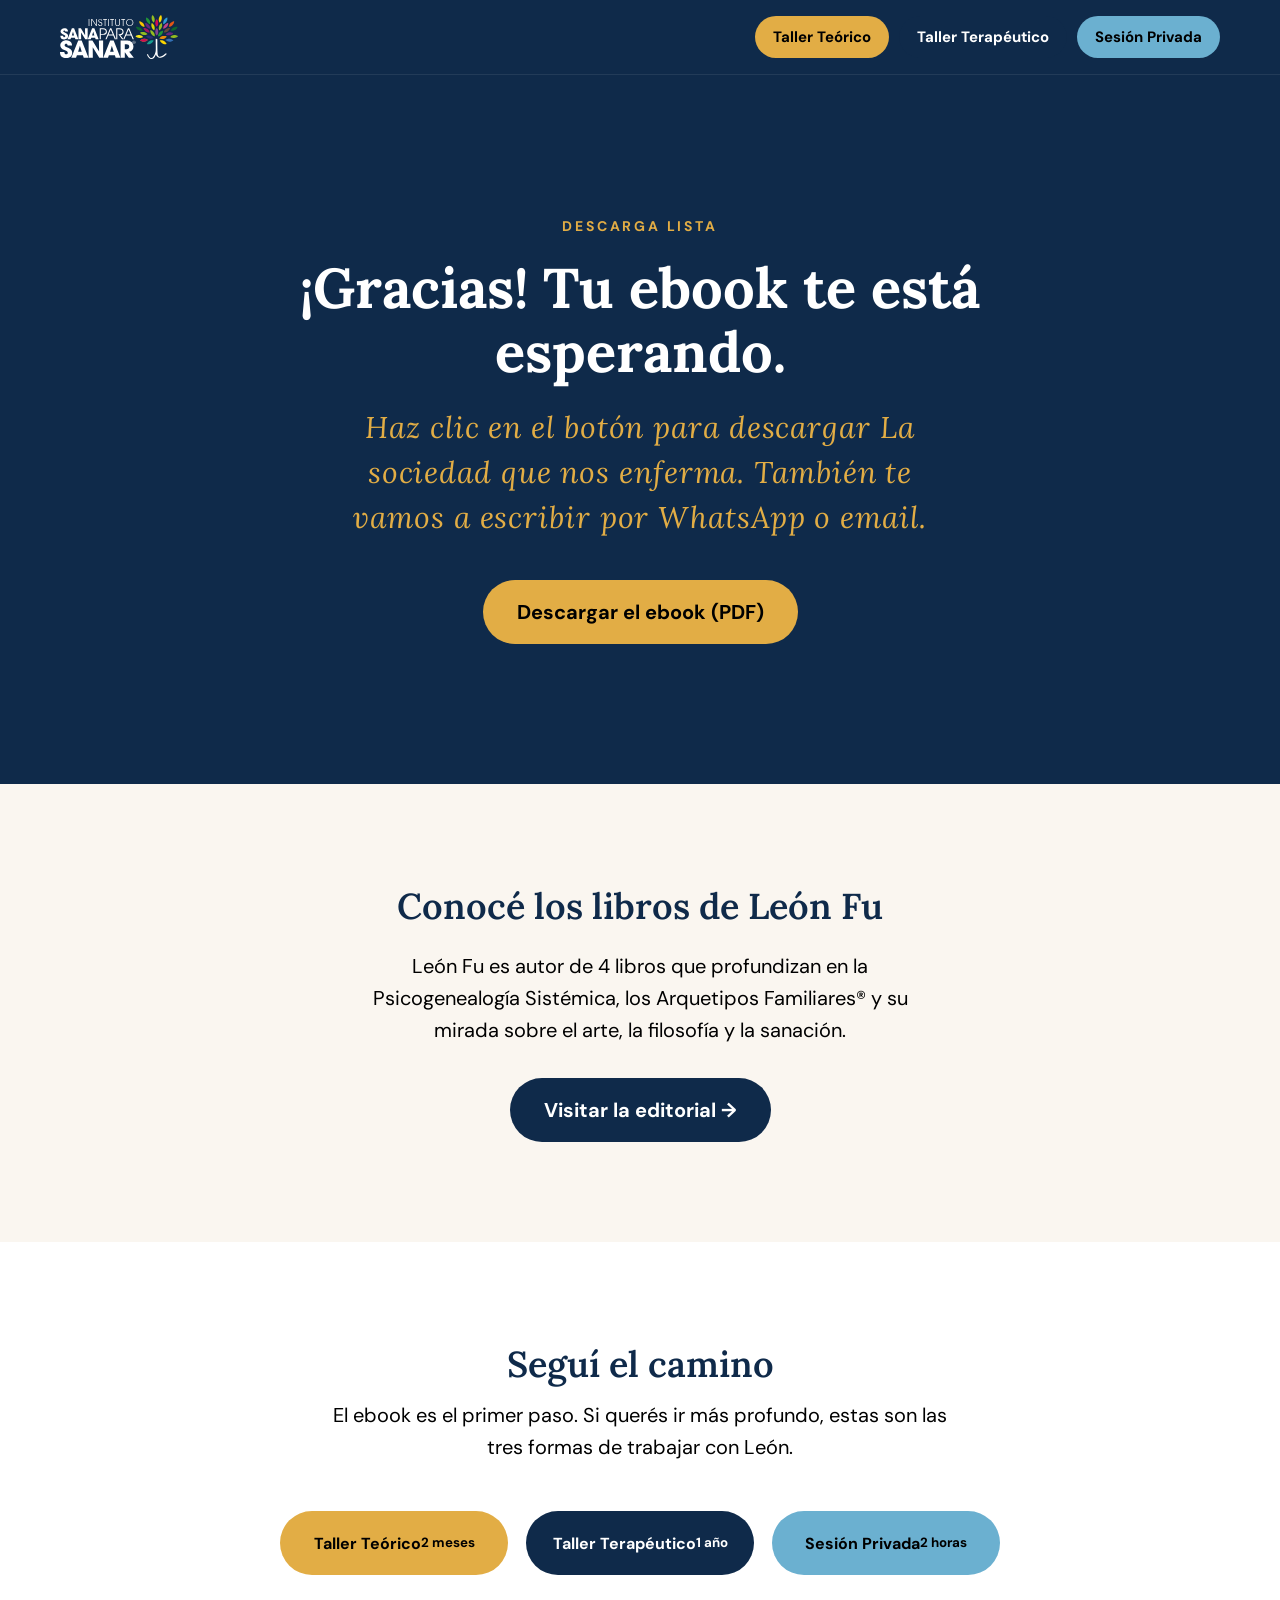
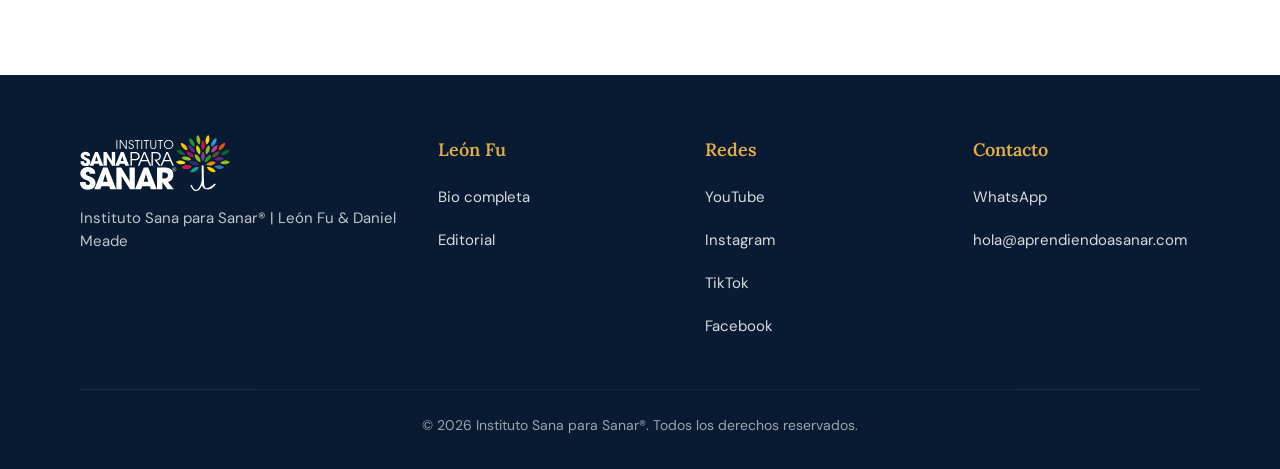
<file: la-sociedad-que-nos-enferma/gracias/index.html>
<!DOCTYPE html>
<html lang="es-AR">
<head>
  <meta charset="UTF-8" />
  <meta name="viewport" content="width=device-width, initial-scale=1.0" />
  <meta name="theme-color" content="#0F2A4A" />
  <title>¡Gracias! Tu ebook está listo | Instituto Sana para Sanar</title>
  <meta name="description" content="Descarga el ebook La sociedad que nos enferma de León Fu." />
  <meta name="robots" content="noindex, follow" />

  <link rel="preconnect" href="https://fonts.googleapis.com" />
  <link rel="preconnect" href="https://fonts.gstatic.com" crossorigin />
  <link href="https://fonts.googleapis.com/css2?family=Lora:ital,wght@0,400;0,600;0,700;1,400;1,600&family=DM+Sans:wght@400;500;600;700&display=swap" rel="stylesheet" />

  <link rel="stylesheet" href="../assets/css/styles.css" />

  <style>
    .thanks { background: var(--c-navy); color: var(--c-white); text-align: center; padding: clamp(72px, 12vw, 140px) 0; }
    .thanks__eyebrow { color: var(--c-amber); font-family: var(--ff-sans); font-weight: 700; font-size: 0.875rem; letter-spacing: 0.2em; text-transform: uppercase; margin: 0 0 18px; }
    .thanks__title { font-family: var(--ff-serif); font-weight: 700; font-size: var(--fs-h1); line-height: 1.15; margin: 0 0 20px; color: var(--c-white); }
    .thanks__sub { font-family: var(--ff-serif); font-style: italic; font-size: var(--fs-subtitle); letter-spacing: 0.03em; color: var(--c-amber); max-width: 640px; margin: 0 auto 40px; line-height: 1.5; }
    .thanks__cta { display: inline-flex; }

    .editorial { background: var(--c-ivory); text-align: center; padding: var(--pad-section-mobile) 0; }
    @media (min-width: 900px) { .editorial { padding: var(--pad-section-desktop) 0; } }
    .editorial .h2 { color: var(--c-navy); }
    .editorial p { max-width: 580px; margin: 0 auto 32px; font-size: var(--fs-body); line-height: 1.6; }

    .next-steps { background: var(--c-white); padding: var(--pad-section-mobile) 0; }
    @media (min-width: 900px) { .next-steps { padding: var(--pad-section-desktop) 0; } }
    .next-steps .h2 { color: var(--c-navy); text-align: center; margin-bottom: 12px; }
    .next-steps__sub { text-align: center; max-width: 620px; margin: 0 auto 48px; line-height: 1.6; }
    .next-steps__grid { display: grid; grid-template-columns: 1fr; gap: 18px; max-width: 720px; margin: 0 auto; }
    @media (min-width: 720px) { .next-steps__grid { grid-template-columns: 1fr 1fr 1fr; } }
    .next-steps__grid .btn { width: 100%; padding: 18px 20px; font-size: 1rem; min-height: 64px; text-align: center; }
  </style>
</head>
<body>

  <header class="nav">
    <div class="nav__inner">
      <a href="../" class="nav__logo" aria-label="Volver a la landing">
        <img src="../../assets/Logo Instituto Sana para Sanar Blanco.svg" alt="Instituto Sana para Sanar" />
      </a>
      <nav class="nav__links" aria-label="Productos">
        <a href="../#taller-teorico"     class="btn btn--amber">Taller Teórico</a>
        <a href="../#taller-terapeutico" class="btn btn--navy">Taller Terapéutico</a>
        <a href="../#sesion-privada"     class="btn btn--sky">Sesión Privada</a>
      </nav>
    </div>
  </header>

  <main>

    <section class="thanks">
      <div class="container container--narrow">
        <p class="thanks__eyebrow">Descarga lista</p>
        <h1 class="thanks__title">¡Gracias! Tu ebook te está esperando.</h1>
        <p class="thanks__sub">
          Haz clic en el botón para descargar <em>La sociedad que nos enferma</em>.
          También te vamos a escribir por WhatsApp o email.
        </p>
        <a href="ebook-leon-fu-la-sociedad-que-nos-enferma.pdf" download class="btn btn--amber btn--large thanks__cta">
          Descargar el ebook (PDF)
        </a>
      </div>
    </section>

    <section class="editorial">
      <div class="container container--narrow">
        <h2 class="h2">Conocé los libros de León Fu</h2>
        <p>
          León Fu es autor de 4 libros que profundizan en la Psicogenealogía Sistémica,
          los Arquetipos Familiares® y su mirada sobre el arte, la filosofía y la sanación.
        </p>
        <a href="https://masalladelasnormas.com" target="_blank" rel="noopener" class="btn btn--navy btn--large">
          Visitar la editorial →
        </a>
      </div>
    </section>

    <section class="next-steps">
      <div class="container container--narrow">
        <h2 class="h2">Seguí el camino</h2>
        <p class="next-steps__sub">
          El ebook es el primer paso. Si querés ir más profundo, estas son las tres formas de trabajar con León.
        </p>
        <div class="next-steps__grid">
          <a href="../#taller-teorico"     class="btn btn--amber">Taller Teórico<br /><small>2 meses</small></a>
          <a href="../#taller-terapeutico" class="btn btn--navy">Taller Terapéutico<br /><small>1 año</small></a>
          <a href="../#sesion-privada"     class="btn btn--sky">Sesión Privada<br /><small>2 horas</small></a>
        </div>
      </div>
    </section>

  </main>

  <footer class="footer">
    <div class="container">
      <div class="footer__grid">
        <div class="footer__brand">
          <img src="../../assets/Logo Instituto Sana para Sanar Blanco.svg" alt="Instituto Sana para Sanar" class="footer__logo" />
          <p class="footer__tag">Instituto Sana para Sanar® | León Fu &amp; Daniel Meade</p>
        </div>
        <div class="footer__col">
          <h4>León Fu</h4>
          <ul>
            <li><a href="https://aprendiendoasanar.com/leonfu/" target="_blank" rel="noopener">Bio completa</a></li>
            <li><a href="https://masalladelasnormas.com" target="_blank" rel="noopener">Editorial</a></li>
          </ul>
        </div>
        <div class="footer__col">
          <h4>Redes</h4>
          <ul>
            <li><a href="https://youtube.com/leonfu" target="_blank" rel="noopener">YouTube</a></li>
            <li><a href="https://instagram.com/leonfu.terapeuta" target="_blank" rel="noopener">Instagram</a></li>
            <li><a href="https://tiktok.com/@leonfu.terapeuta" target="_blank" rel="noopener">TikTok</a></li>
            <li><a href="https://facebook.com/leonfu.terapeuta" target="_blank" rel="noopener">Facebook</a></li>
          </ul>
        </div>
        <div class="footer__col">
          <h4>Contacto</h4>
          <ul>
            <li><a href="https://wa.me/5491127328123" target="_blank" rel="noopener">WhatsApp</a></li>
            <li><a href="mailto:hola@aprendiendoasanar.com">hola@aprendiendoasanar.com</a></li>
          </ul>
        </div>
      </div>
      <p class="footer__legal">© <span id="year"></span> Instituto Sana para Sanar®. Todos los derechos reservados.</p>
    </div>
  </footer>

  <script>
    document.getElementById('year').textContent = new Date().getFullYear();
  </script>

</body>
</html>
</file>
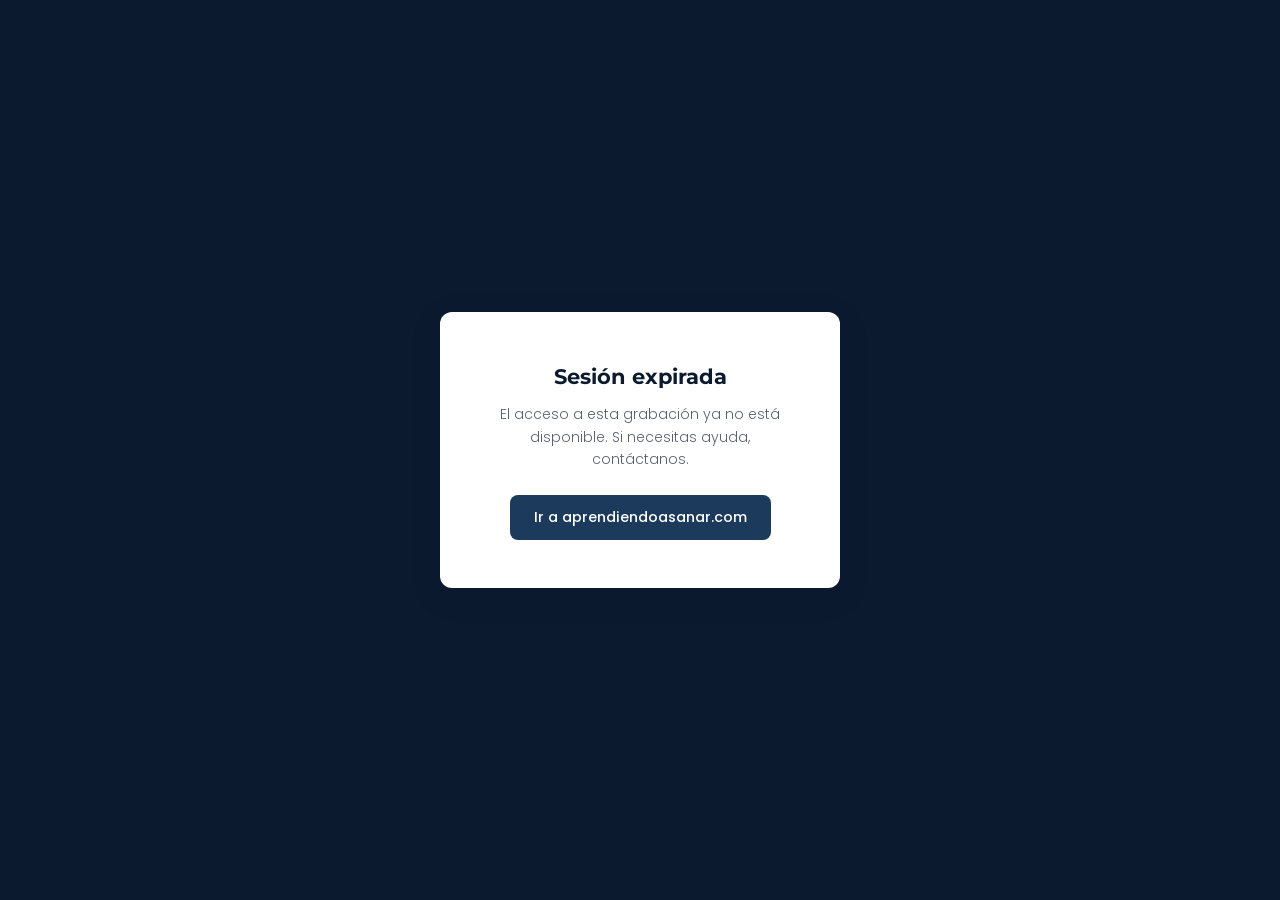
<file: consultas/aracelisosa.html>
<!DOCTYPE html>
<html lang="es">
<head>
  <meta charset="UTF-8">
  <meta name="viewport" content="width=device-width, initial-scale=1.0">
  <title>Tu sesión con León Fu</title>

  <!-- NO INDEX -->
  <meta name="robots" content="noindex, nofollow, noarchive, nosnippet">

  <link rel="preconnect" href="https://fonts.googleapis.com">
  <link rel="preconnect" href="https://fonts.gstatic.com" crossorigin>
  <link href="https://fonts.googleapis.com/css2?family=Montserrat:wght@600;700&family=Poppins:wght@300;400;500;600&display=swap" rel="stylesheet">

  <style>
    :root {
      --blue-dark:   #0B1A2E;
      --blue:        #1B3A5C;
      --blue-mid:    #2A5580;
      --blue-light:  #5A8AB5;
      --blue-pale:   #B8D4EA;
      --white:       #FFFFFF;
      --off-white:   #F5F7FA;
      --sand:        #DDE3EA;
      --gray-400:    #8A95A3;
      --gray-600:    #5A6270;
      --gray-900:    #141820;
      --font-title:  'Montserrat', system-ui, sans-serif;
      --font-body:   'Poppins', system-ui, sans-serif;
      --radius:      12px;
      --ease:        cubic-bezier(.4,0,.2,1);
      --shadow:      0 8px 32px rgba(11,26,46,.12);
    }

    *, *::before, *::after { box-sizing: border-box; margin: 0; padding: 0; }
    html { scroll-behavior: smooth; }
    body {
      font-family: var(--font-body);
      font-size: 16px;
      font-weight: 400;
      line-height: 1.6;
      color: var(--gray-900);
      background: var(--blue-dark);
      min-height: 100vh;
      display: flex;
      align-items: center;
      justify-content: center;
    }
    a { color: inherit; text-decoration: none; }

    /* === LOGIN === */
    .login-screen {
      width: 100%;
      min-height: 100vh;
      display: flex;
      align-items: center;
      justify-content: center;
      padding: 24px;
    }

    .login-card {
      background: var(--white);
      border-radius: var(--radius);
      padding: 48px 40px;
      max-width: 400px;
      width: 100%;
      box-shadow: var(--shadow);
      text-align: center;
    }

    .login-card .logo-text {
      font-family: var(--font-body);
      font-size: 0.82rem;
      color: var(--blue-light);
      margin-bottom: 6px;
      font-weight: 500;
      letter-spacing: 0.04em;
      text-transform: uppercase;
    }

    .login-card h1 {
      font-family: var(--font-title);
      font-size: 1.4rem;
      color: var(--blue-dark);
      margin-bottom: 8px;
      font-weight: 700;
    }

    .login-card p {
      color: var(--gray-600);
      font-size: 0.88rem;
      font-weight: 300;
      margin-bottom: 28px;
    }

    .pass-field {
      position: relative;
      margin-bottom: 14px;
    }
    .pass-field input {
      width: 100%;
      padding: 13px 44px 13px 16px;
      border: 1.5px solid var(--sand);
      border-radius: 8px;
      font-family: var(--font-body);
      font-size: 0.95rem;
      outline: none;
      transition: border-color 0.25s var(--ease);
    }
    .pass-field input:focus {
      border-color: var(--blue-mid);
    }
    .pass-toggle {
      position: absolute;
      right: 12px;
      top: 50%;
      transform: translateY(-50%);
      background: none;
      border: none;
      cursor: pointer;
      padding: 4px;
      color: var(--gray-400);
      transition: color 0.2s var(--ease);
      display: flex;
    }
    .pass-toggle:hover {
      color: var(--gray-600);
    }

    .login-card .btn {
      width: 100%;
      padding: 13px;
      background: var(--blue);
      color: var(--white);
      border: none;
      border-radius: 8px;
      font-family: var(--font-body);
      font-size: 0.95rem;
      font-weight: 500;
      cursor: pointer;
      transition: background 0.25s var(--ease);
    }
    .login-card .btn:hover {
      background: var(--blue-mid);
    }

    .login-error {
      color: #c0392b;
      font-size: 0.82rem;
      margin-top: 12px;
      display: none;
    }

    /* === CONTENT === */
    .content-screen {
      display: none;
      width: 100%;
      min-height: 100vh;
      background: var(--blue-dark);
    }

    .content-inner {
      max-width: 880px;
      margin: 0 auto;
      padding: 48px 24px 32px;
    }

    .content-inner .session-label {
      font-family: var(--font-body);
      font-size: 0.78rem;
      font-weight: 500;
      text-transform: uppercase;
      letter-spacing: 0.1em;
      color: var(--blue-light);
      margin-bottom: 6px;
    }

    .content-inner h1 {
      font-family: var(--font-title);
      font-size: clamp(1.5rem, 4vw, 2rem);
      color: var(--white);
      margin-bottom: 28px;
      font-weight: 700;
      line-height: 1.3;
    }

    .video-wrapper {
      position: relative;
      padding-bottom: 56.25%;
      height: 0;
      overflow: hidden;
      border-radius: var(--radius);
      box-shadow: var(--shadow);
      background: #000;
    }
    .video-wrapper iframe {
      position: absolute;
      top: 0; left: 0;
      width: 100%; height: 100%;
      border: 0;
    }

    /* === FOOTER LINKS === */
    .footer-links {
      margin-top: auto;
      padding: 24px;
      text-align: center;
      display: flex;
      justify-content: center;
      gap: 24px;
    }

    .footer-links a {
      color: rgba(255,255,255,0.25);
      font-size: 0.72rem;
      font-weight: 400;
      letter-spacing: 0.02em;
      transition: color 0.25s var(--ease);
    }
    .footer-links a:hover {
      color: rgba(255,255,255,0.5);
    }

    /* === EXPIRED === */
    .expired-screen {
      display: none;
      width: 100%;
      min-height: 100vh;
      align-items: center;
      justify-content: center;
      padding: 24px;
    }
    .expired-card {
      background: var(--white);
      border-radius: var(--radius);
      padding: 48px 40px;
      max-width: 400px;
      width: 100%;
      box-shadow: var(--shadow);
      text-align: center;
    }
    .expired-card h1 {
      font-family: var(--font-title);
      font-size: 1.3rem;
      color: var(--blue-dark);
      margin-bottom: 10px;
    }
    .expired-card p {
      color: var(--gray-600);
      font-size: 0.88rem;
      font-weight: 300;
      margin-bottom: 24px;
    }
    .expired-card .btn {
      display: inline-block;
      padding: 11px 24px;
      background: var(--blue);
      color: var(--white);
      border-radius: 8px;
      font-family: var(--font-body);
      font-weight: 500;
      font-size: 0.9rem;
      transition: background 0.25s var(--ease);
    }
    .expired-card .btn:hover {
      background: var(--blue-mid);
    }

    @media (max-width: 480px) {
      .login-card { padding: 36px 24px; }
      .content-inner { padding: 32px 16px 24px; }
    }
  </style>
</head>
<body>

  <!-- ======== EXPIRED ======== -->
  <div class="expired-screen" id="expiredScreen">
    <div class="expired-card">
      <h1>Sesión expirada</h1>
      <p>El acceso a esta grabación ya no está disponible. Si necesitas ayuda, contáctanos.</p>
      <a href="https://aprendiendoasanar.com" class="btn">Ir a aprendiendoasanar.com</a>
    </div>
  </div>

  <!-- ======== LOGIN ======== -->
  <div class="login-screen" id="loginScreen">
    <div class="login-card">
      <div class="logo-text">Instituto Sana para Sanar</div>
      <h1>Acceso privado</h1>
      <p>Introduce la contraseña para ver tu sesión.</p>
      <form id="loginForm">
        <div class="pass-field">
          <input type="password" id="passInput" placeholder="Contraseña" autocomplete="off" autofocus>
          <button type="button" class="pass-toggle" id="passToggle" aria-label="Mostrar contraseña">
            <svg id="eyeOpen" width="18" height="18" viewBox="0 0 24 24" fill="none" stroke="currentColor" stroke-width="2" stroke-linecap="round" stroke-linejoin="round"><path d="M1 12s4-8 11-8 11 8 11 8-4 8-11 8-11-8-11-8z"/><circle cx="12" cy="12" r="3"/></svg>
            <svg id="eyeClosed" width="18" height="18" viewBox="0 0 24 24" fill="none" stroke="currentColor" stroke-width="2" stroke-linecap="round" stroke-linejoin="round" style="display:none"><path d="M17.94 17.94A10.07 10.07 0 0 1 12 20c-7 0-11-8-11-8a18.45 18.45 0 0 1 5.06-5.94M9.9 4.24A9.12 9.12 0 0 1 12 4c7 0 11 8 11 8a18.5 18.5 0 0 1-2.16 3.19m-6.72-1.07a3 3 0 1 1-4.24-4.24"/><line x1="1" y1="1" x2="23" y2="23"/></svg>
          </button>
        </div>
        <button type="submit" class="btn">Acceder</button>
        <div class="login-error" id="loginError">Contraseña incorrecta. Inténtalo de nuevo.</div>
      </form>
    </div>
  </div>

  <!-- ======== CONTENT ======== -->
  <div class="content-screen" id="contentScreen">
    <div class="content-inner">
      <div class="session-label">Sesión privada</div>
      <h1>Tu sesión con León Fu</h1>

      <div class="video-wrapper">
        <iframe
          src="https://player.vimeo.com/video/1177986873"
          allow="autoplay; fullscreen; picture-in-picture"
          allowfullscreen
          title="Sesión con León Fu">
        </iframe>
      </div>
    </div>

    <div class="footer-links">
      <a href="https://aprendiendoasanar.com" target="_blank">aprendiendoasanar.com</a>
      <a href="https://youtube.com/leonfu" target="_blank">YouTube León Fu</a>
    </div>
  </div>

  <script>
    /* ── Config ─────────────────────────────────────── */
    const PASS_PLAIN = 'Araceli2026';
    // Expira el 28 de abril de 2026 a medianoche (hora local)
    // Para ANULAR la expiracion: cambia la fecha a algo lejano como '2099-01-01'
    // o simplemente borra el bloque if (isExpired) mas abajo
    const EXPIRY_DATE = new Date('2026-04-28T00:00:00');

    /* ── Expiry check ──────────────────────────────── */
    const isExpired = new Date() > EXPIRY_DATE;

    if (isExpired) {
      document.getElementById('expiredScreen').style.display = 'flex';
      document.getElementById('loginScreen').style.display = 'none';
      document.getElementById('contentScreen').style.display = 'none';
    }

    /* ── Password toggle ────────────────────────────── */
    document.getElementById('passToggle').addEventListener('click', function() {
      const input = document.getElementById('passInput');
      const isPassword = input.type === 'password';
      input.type = isPassword ? 'text' : 'password';
      document.getElementById('eyeOpen').style.display = isPassword ? 'none' : 'block';
      document.getElementById('eyeClosed').style.display = isPassword ? 'block' : 'none';
      input.focus();
    });

    /* ── Login ─────────────────────────────────────── */
    document.getElementById('loginForm').addEventListener('submit', function(e) {
      e.preventDefault();
      const input = document.getElementById('passInput').value;

      if (input === PASS_PLAIN) {
        document.getElementById('loginScreen').style.display = 'none';
        document.getElementById('contentScreen').style.display = 'block';
      } else {
        document.getElementById('loginError').style.display = 'block';
        document.getElementById('passInput').value = '';
        document.getElementById('passInput').focus();
      }
    });
  </script>
</body>
</html>
</file>
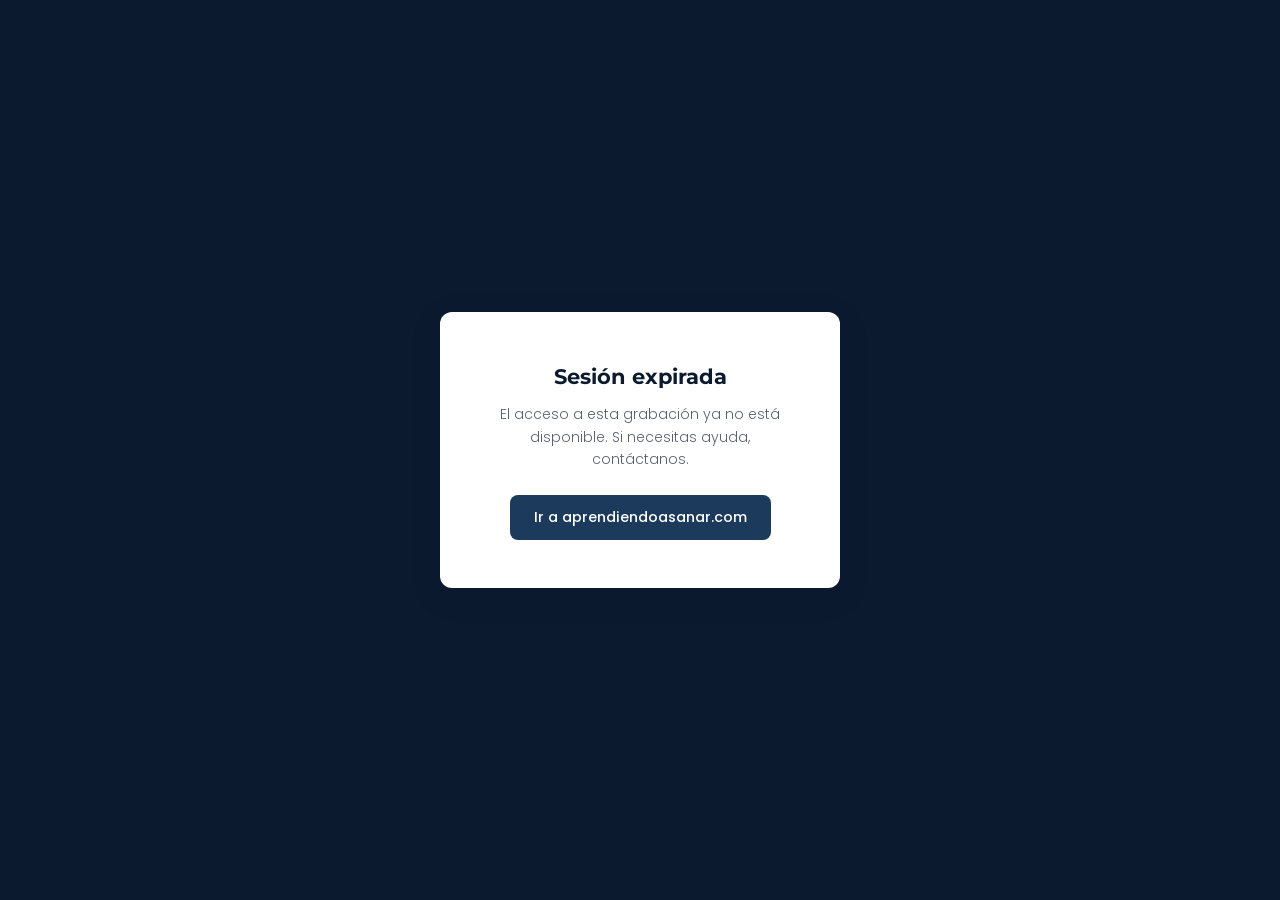
<file: consultas/perecardona.html>
<!DOCTYPE html>
<html lang="es">
<head>
  <meta charset="UTF-8">
  <meta name="viewport" content="width=device-width, initial-scale=1.0">
  <title>Tu sesión con León Fu</title>

  <!-- NO INDEX -->
  <meta name="robots" content="noindex, nofollow, noarchive, nosnippet">

  <link rel="preconnect" href="https://fonts.googleapis.com">
  <link rel="preconnect" href="https://fonts.gstatic.com" crossorigin>
  <link href="https://fonts.googleapis.com/css2?family=Montserrat:wght@600;700&family=Poppins:wght@300;400;500;600&display=swap" rel="stylesheet">

  <style>
    :root {
      --blue-dark:   #0B1A2E;
      --blue:        #1B3A5C;
      --blue-mid:    #2A5580;
      --blue-light:  #5A8AB5;
      --blue-pale:   #B8D4EA;
      --white:       #FFFFFF;
      --off-white:   #F5F7FA;
      --sand:        #DDE3EA;
      --gray-400:    #8A95A3;
      --gray-600:    #5A6270;
      --gray-900:    #141820;
      --font-title:  'Montserrat', system-ui, sans-serif;
      --font-body:   'Poppins', system-ui, sans-serif;
      --radius:      12px;
      --ease:        cubic-bezier(.4,0,.2,1);
      --shadow:      0 8px 32px rgba(11,26,46,.12);
    }

    *, *::before, *::after { box-sizing: border-box; margin: 0; padding: 0; }
    html { scroll-behavior: smooth; }
    body {
      font-family: var(--font-body);
      font-size: 16px;
      font-weight: 400;
      line-height: 1.6;
      color: var(--gray-900);
      background: var(--blue-dark);
      min-height: 100vh;
      display: flex;
      align-items: center;
      justify-content: center;
    }
    a { color: inherit; text-decoration: none; }

    /* === LOGIN === */
    .login-screen {
      width: 100%;
      min-height: 100vh;
      display: flex;
      align-items: center;
      justify-content: center;
      padding: 24px;
    }

    .login-card {
      background: var(--white);
      border-radius: var(--radius);
      padding: 48px 40px;
      max-width: 400px;
      width: 100%;
      box-shadow: var(--shadow);
      text-align: center;
    }

    .login-card .logo-text {
      font-family: var(--font-body);
      font-size: 0.82rem;
      color: var(--blue-light);
      margin-bottom: 6px;
      font-weight: 500;
      letter-spacing: 0.04em;
      text-transform: uppercase;
    }

    .login-card h1 {
      font-family: var(--font-title);
      font-size: 1.4rem;
      color: var(--blue-dark);
      margin-bottom: 8px;
      font-weight: 700;
    }

    .login-card p {
      color: var(--gray-600);
      font-size: 0.88rem;
      font-weight: 300;
      margin-bottom: 28px;
    }

    .pass-field {
      position: relative;
      margin-bottom: 14px;
    }
    .pass-field input {
      width: 100%;
      padding: 13px 44px 13px 16px;
      border: 1.5px solid var(--sand);
      border-radius: 8px;
      font-family: var(--font-body);
      font-size: 0.95rem;
      outline: none;
      transition: border-color 0.25s var(--ease);
    }
    .pass-field input:focus {
      border-color: var(--blue-mid);
    }
    .pass-toggle {
      position: absolute;
      right: 12px;
      top: 50%;
      transform: translateY(-50%);
      background: none;
      border: none;
      cursor: pointer;
      padding: 4px;
      color: var(--gray-400);
      transition: color 0.2s var(--ease);
      display: flex;
    }
    .pass-toggle:hover {
      color: var(--gray-600);
    }

    .login-card .btn {
      width: 100%;
      padding: 13px;
      background: var(--blue);
      color: var(--white);
      border: none;
      border-radius: 8px;
      font-family: var(--font-body);
      font-size: 0.95rem;
      font-weight: 500;
      cursor: pointer;
      transition: background 0.25s var(--ease);
    }
    .login-card .btn:hover {
      background: var(--blue-mid);
    }

    .login-error {
      color: #c0392b;
      font-size: 0.82rem;
      margin-top: 12px;
      display: none;
    }

    /* === CONTENT === */
    .content-screen {
      display: none;
      width: 100%;
      min-height: 100vh;
      background: var(--blue-dark);
    }

    .content-inner {
      max-width: 880px;
      margin: 0 auto;
      padding: 48px 24px 32px;
    }

    .content-inner .session-label {
      font-family: var(--font-body);
      font-size: 0.78rem;
      font-weight: 500;
      text-transform: uppercase;
      letter-spacing: 0.1em;
      color: var(--blue-light);
      margin-bottom: 6px;
    }

    .content-inner h1 {
      font-family: var(--font-title);
      font-size: clamp(1.5rem, 4vw, 2rem);
      color: var(--white);
      margin-bottom: 28px;
      font-weight: 700;
      line-height: 1.3;
    }

    .video-wrapper {
      position: relative;
      padding-bottom: 56.25%;
      height: 0;
      overflow: hidden;
      border-radius: var(--radius);
      box-shadow: var(--shadow);
      background: #000;
    }
    .video-wrapper iframe {
      position: absolute;
      top: 0; left: 0;
      width: 100%; height: 100%;
      border: 0;
    }

    /* === FOOTER LINKS === */
    .footer-links {
      margin-top: auto;
      padding: 24px;
      text-align: center;
      display: flex;
      justify-content: center;
      gap: 24px;
    }

    .footer-links a {
      color: rgba(255,255,255,0.25);
      font-size: 0.72rem;
      font-weight: 400;
      letter-spacing: 0.02em;
      transition: color 0.25s var(--ease);
    }
    .footer-links a:hover {
      color: rgba(255,255,255,0.5);
    }

    /* === EXPIRED === */
    .expired-screen {
      display: none;
      width: 100%;
      min-height: 100vh;
      align-items: center;
      justify-content: center;
      padding: 24px;
    }
    .expired-card {
      background: var(--white);
      border-radius: var(--radius);
      padding: 48px 40px;
      max-width: 400px;
      width: 100%;
      box-shadow: var(--shadow);
      text-align: center;
    }
    .expired-card h1 {
      font-family: var(--font-title);
      font-size: 1.3rem;
      color: var(--blue-dark);
      margin-bottom: 10px;
    }
    .expired-card p {
      color: var(--gray-600);
      font-size: 0.88rem;
      font-weight: 300;
      margin-bottom: 24px;
    }
    .expired-card .btn {
      display: inline-block;
      padding: 11px 24px;
      background: var(--blue);
      color: var(--white);
      border-radius: 8px;
      font-family: var(--font-body);
      font-weight: 500;
      font-size: 0.9rem;
      transition: background 0.25s var(--ease);
    }
    .expired-card .btn:hover {
      background: var(--blue-mid);
    }

    @media (max-width: 480px) {
      .login-card { padding: 36px 24px; }
      .content-inner { padding: 32px 16px 24px; }
    }
  </style>
</head>
<body>

  <!-- ======== EXPIRED ======== -->
  <div class="expired-screen" id="expiredScreen">
    <div class="expired-card">
      <h1>Sesión expirada</h1>
      <p>El acceso a esta grabación ya no está disponible. Si necesitas ayuda, contáctanos.</p>
      <a href="https://aprendiendoasanar.com" class="btn">Ir a aprendiendoasanar.com</a>
    </div>
  </div>

  <!-- ======== LOGIN ======== -->
  <div class="login-screen" id="loginScreen">
    <div class="login-card">
      <div class="logo-text">Instituto Sana para Sanar</div>
      <h1>Acceso privado</h1>
      <p>Introduce la contraseña para ver tu sesión.</p>
      <form id="loginForm">
        <div class="pass-field">
          <input type="password" id="passInput" placeholder="Contraseña" autocomplete="off" autofocus>
          <button type="button" class="pass-toggle" id="passToggle" aria-label="Mostrar contraseña">
            <svg id="eyeOpen" width="18" height="18" viewBox="0 0 24 24" fill="none" stroke="currentColor" stroke-width="2" stroke-linecap="round" stroke-linejoin="round"><path d="M1 12s4-8 11-8 11 8 11 8-4 8-11 8-11-8-11-8z"/><circle cx="12" cy="12" r="3"/></svg>
            <svg id="eyeClosed" width="18" height="18" viewBox="0 0 24 24" fill="none" stroke="currentColor" stroke-width="2" stroke-linecap="round" stroke-linejoin="round" style="display:none"><path d="M17.94 17.94A10.07 10.07 0 0 1 12 20c-7 0-11-8-11-8a18.45 18.45 0 0 1 5.06-5.94M9.9 4.24A9.12 9.12 0 0 1 12 4c7 0 11 8 11 8a18.5 18.5 0 0 1-2.16 3.19m-6.72-1.07a3 3 0 1 1-4.24-4.24"/><line x1="1" y1="1" x2="23" y2="23"/></svg>
          </button>
        </div>
        <button type="submit" class="btn">Acceder</button>
        <div class="login-error" id="loginError">Contraseña incorrecta. Inténtalo de nuevo.</div>
      </form>
    </div>
  </div>

  <!-- ======== CONTENT ======== -->
  <div class="content-screen" id="contentScreen">
    <div class="content-inner">
      <div class="session-label">Sesión privada</div>
      <h1>Tu sesión con León Fu</h1>

      <div class="video-wrapper">
        <iframe
          src="https://player.vimeo.com/video/1182221624"
          allow="autoplay; fullscreen; picture-in-picture"
          allowfullscreen
          title="Sesión con León Fu">
        </iframe>
      </div>
    </div>

    <div class="footer-links">
      <a href="https://aprendiendoasanar.com" target="_blank">aprendiendoasanar.com</a>
      <a href="https://youtube.com/leonfu" target="_blank">YouTube León Fu</a>
    </div>
  </div>

  <script>
    /* ── Config ─────────────────────────────────────── */
    const PASS_PLAIN = 'PereLeonFu2026';
    // Expira el 3 de mayo de 2026 a medianoche (hora local)
    // Para ANULAR la expiracion: cambia la fecha a algo lejano como '2099-01-01'
    // o simplemente borra el bloque if (isExpired) mas abajo
    const EXPIRY_DATE = new Date('2026-05-03T00:00:00');

    /* ── Expiry check ──────────────────────────────── */
    const isExpired = new Date() > EXPIRY_DATE;

    if (isExpired) {
      document.getElementById('expiredScreen').style.display = 'flex';
      document.getElementById('loginScreen').style.display = 'none';
      document.getElementById('contentScreen').style.display = 'none';
    }

    /* ── Password toggle ────────────────────────────── */
    document.getElementById('passToggle').addEventListener('click', function() {
      const input = document.getElementById('passInput');
      const isPassword = input.type === 'password';
      input.type = isPassword ? 'text' : 'password';
      document.getElementById('eyeOpen').style.display = isPassword ? 'none' : 'block';
      document.getElementById('eyeClosed').style.display = isPassword ? 'block' : 'none';
      input.focus();
    });

    /* ── Login ─────────────────────────────────────── */
    document.getElementById('loginForm').addEventListener('submit', function(e) {
      e.preventDefault();
      const input = document.getElementById('passInput').value;

      if (input === PASS_PLAIN) {
        document.getElementById('loginScreen').style.display = 'none';
        document.getElementById('contentScreen').style.display = 'block';
      } else {
        document.getElementById('loginError').style.display = 'block';
        document.getElementById('passInput').value = '';
        document.getElementById('passInput').focus();
      }
    });
  </script>
</body>
</html>
</file>
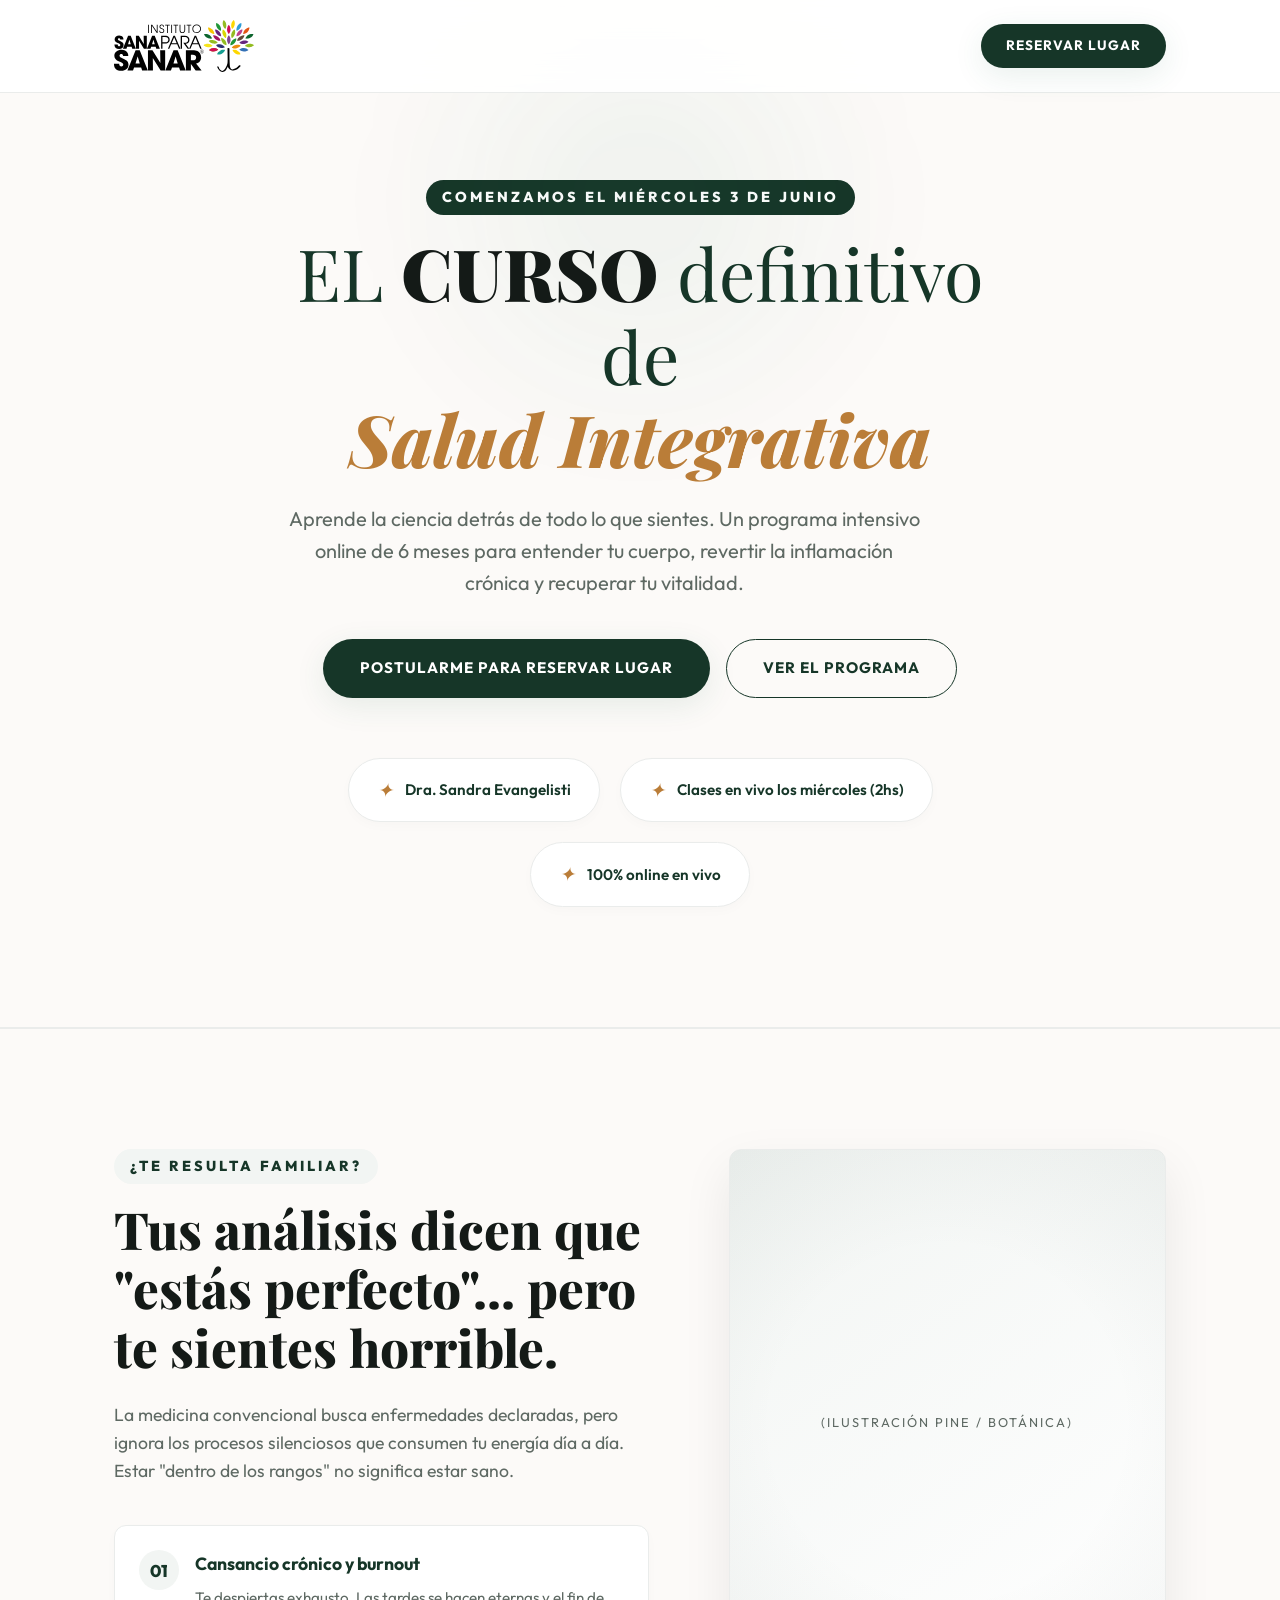
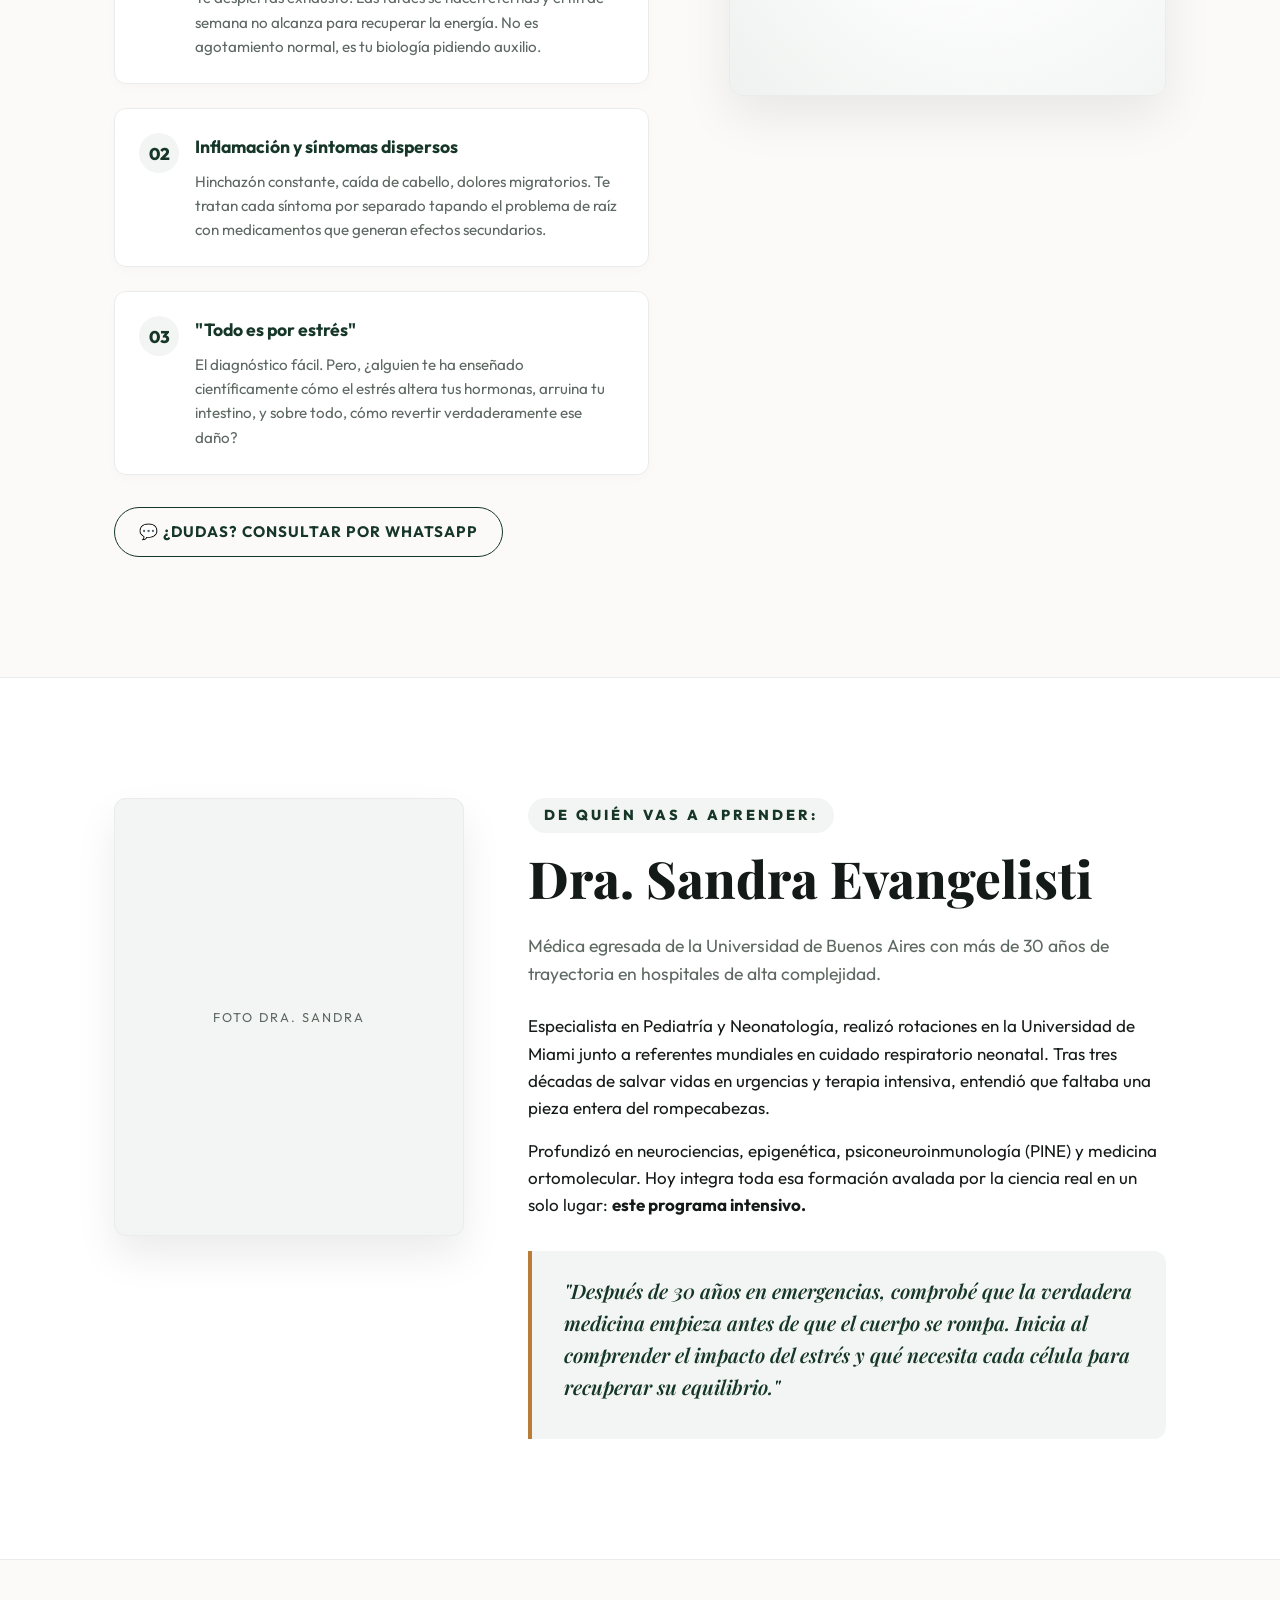
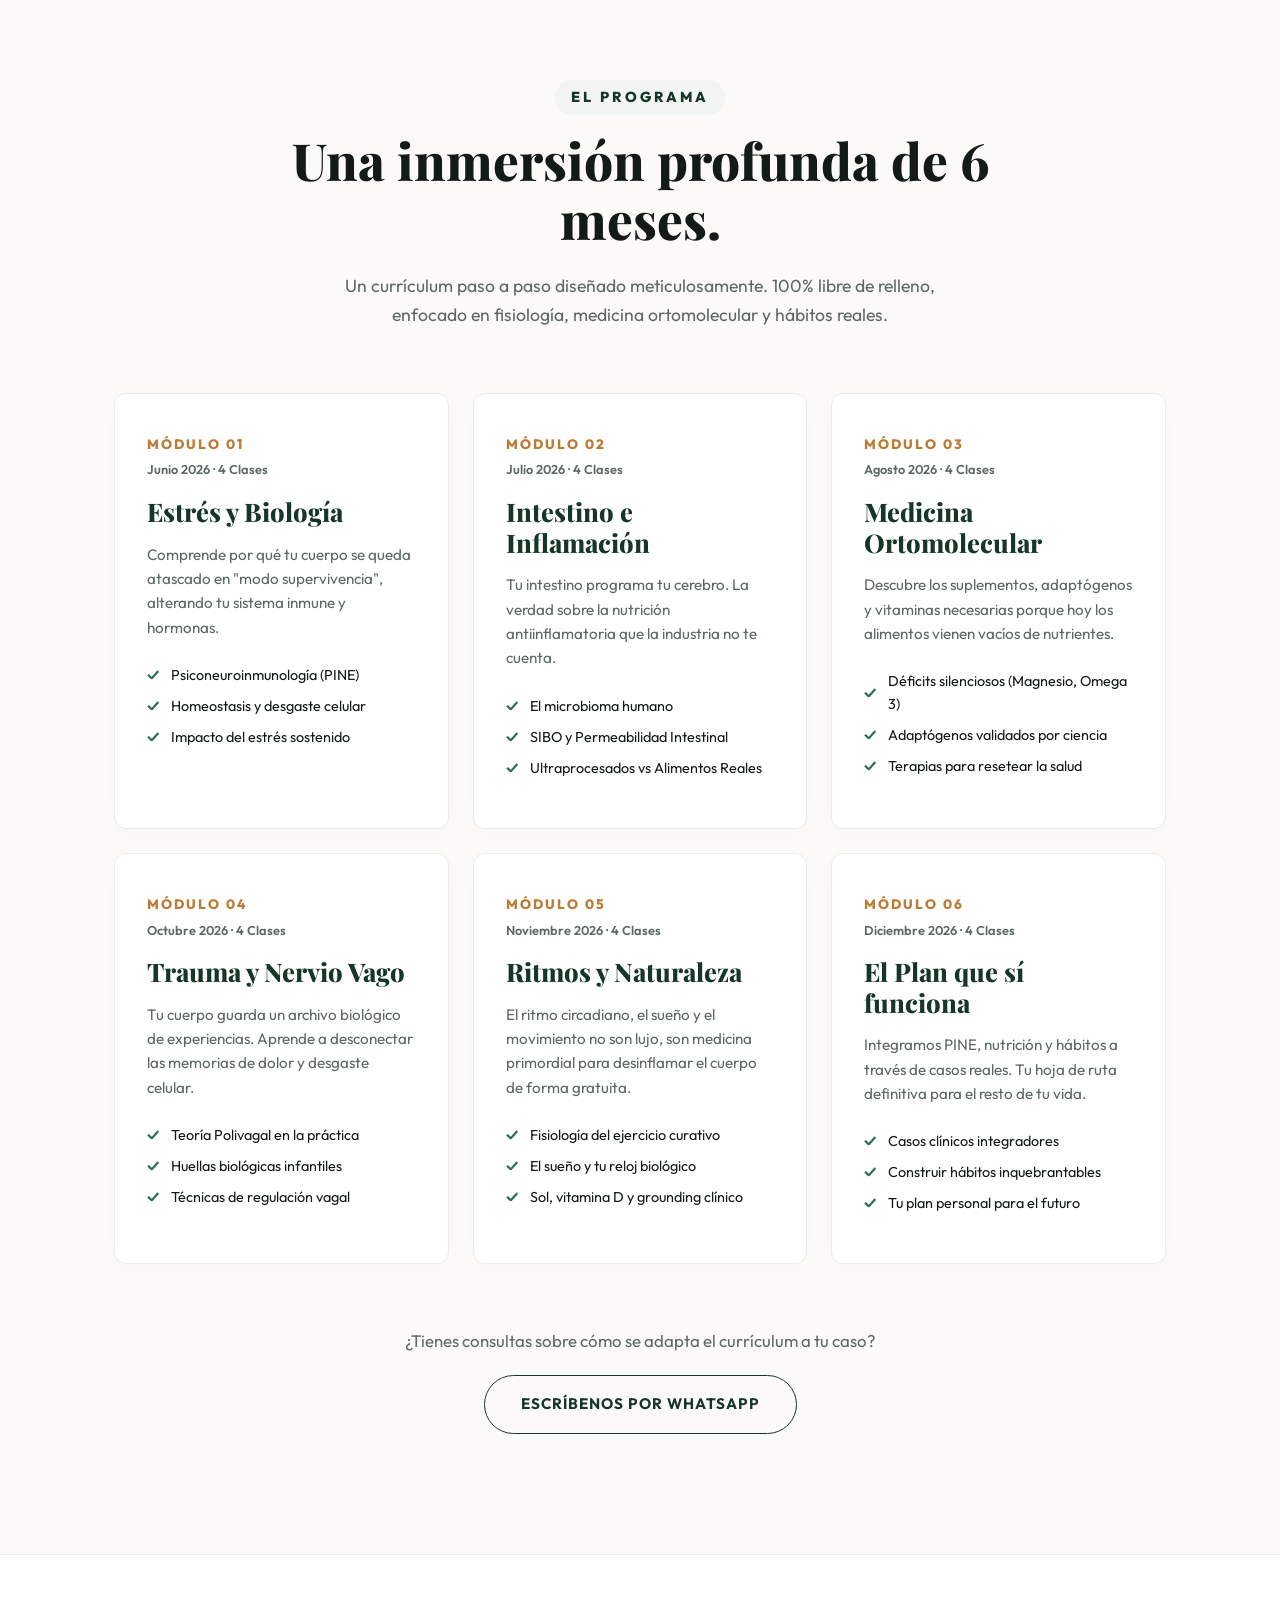
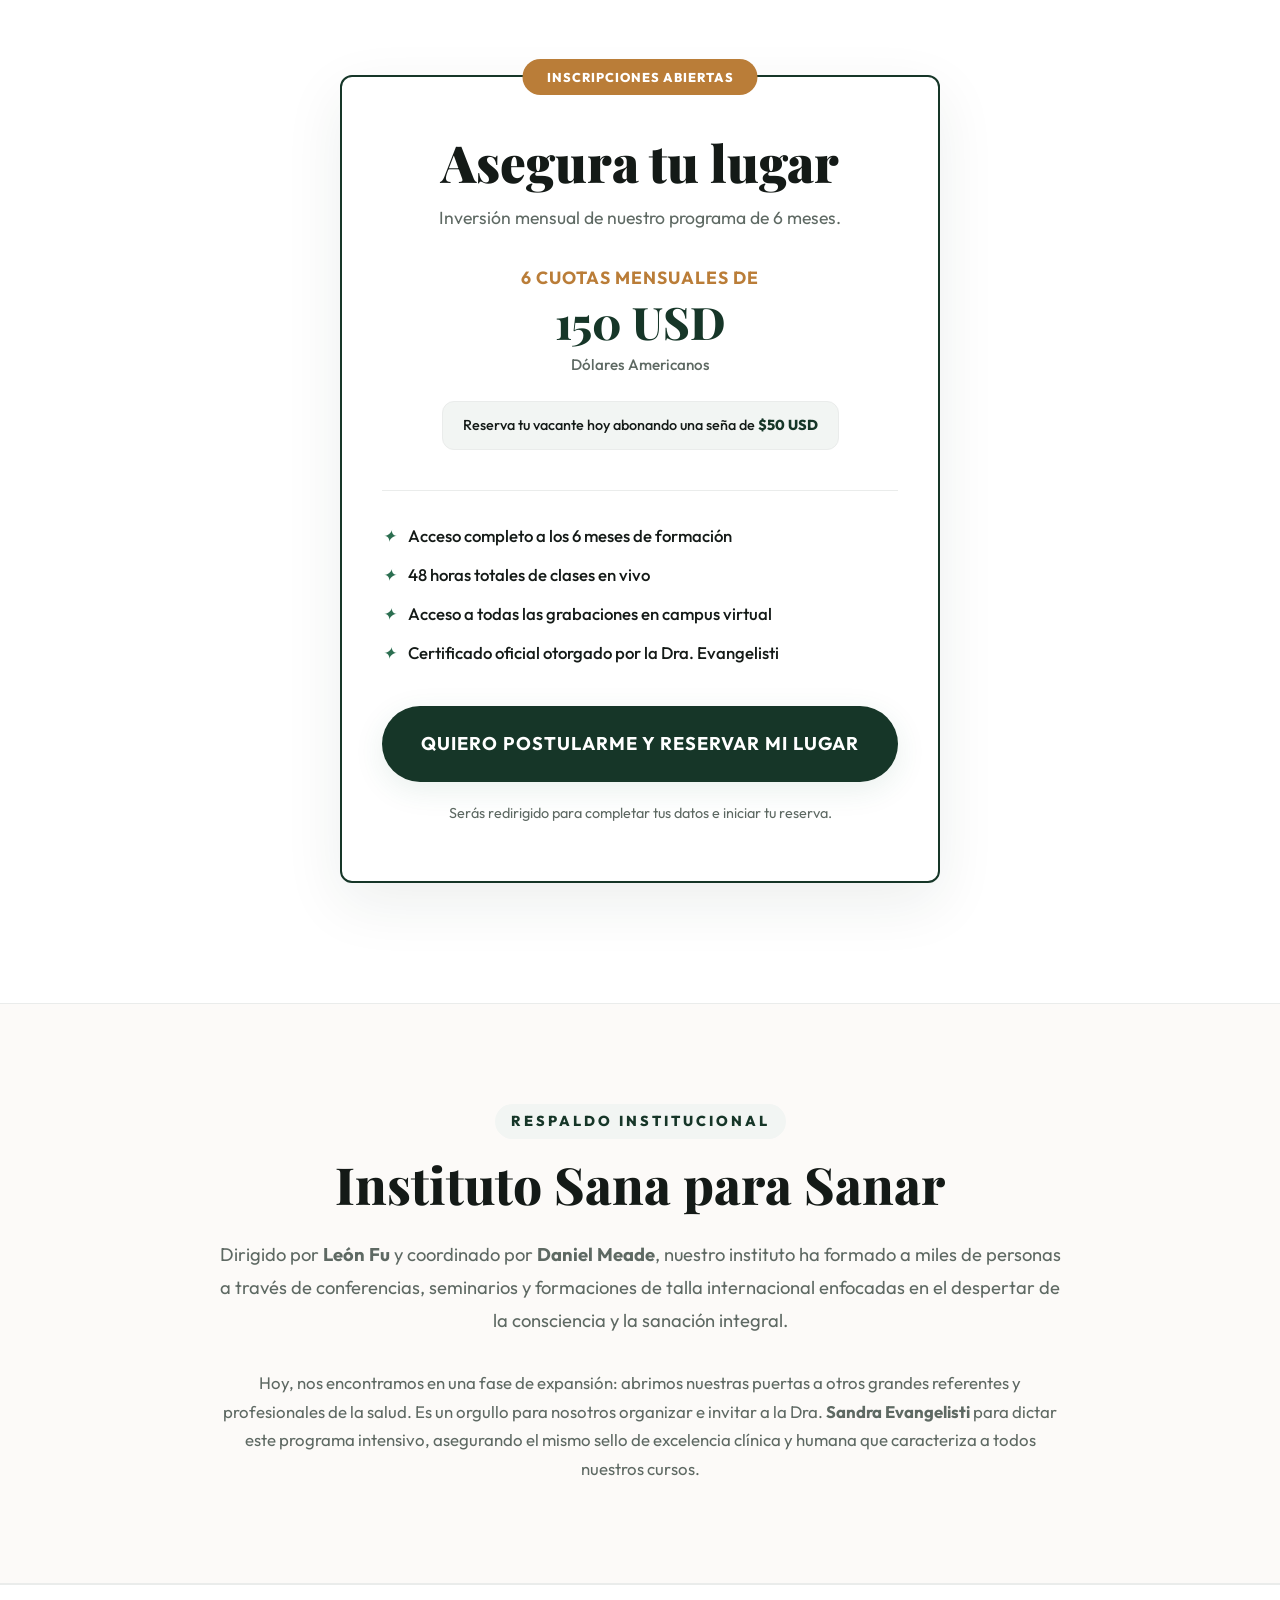
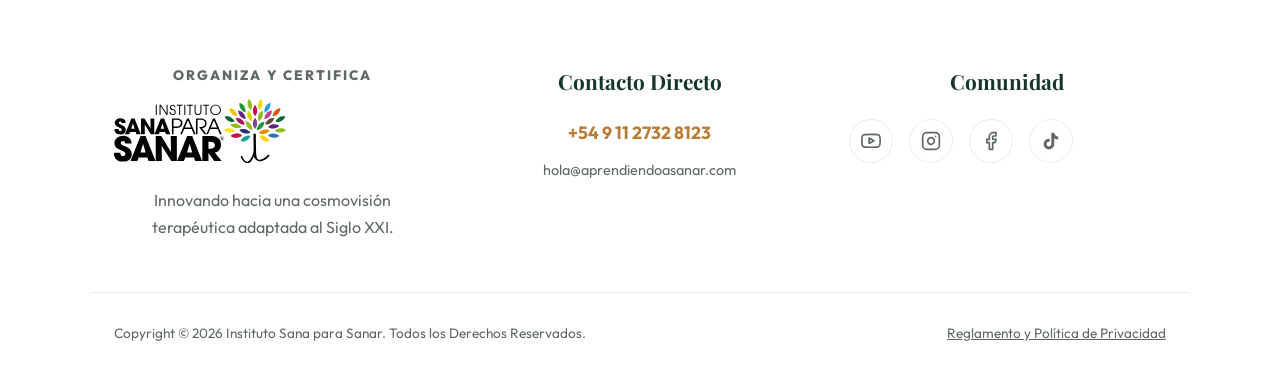
<file: master-pine/index-backup-gemini.html>
<!DOCTYPE html>
<html lang="es">
<head>
  <meta charset="UTF-8">
  <meta name="viewport" content="width=device-width, initial-scale=1.0">
  <title>El Curso de Salud Integrativa | Instituto Sana para Sanar</title>
  <meta name="description" content="La ciencia detrás de todo lo que sientes. Programa online de 6 meses para entender tu cuerpo y revertir la inflamación crónica.">

  <!-- SEO y Open Graph -->
  <meta property="og:type" content="website">
  <meta property="og:title" content="Programa de Salud Integrativa | Dra. Sandra Evangelisti">
  <meta property="og:description" content="Descubrí cómo revertir la inflamación y el estrés con evidencia científica. 6 meses, online y en vivo.">
  <meta property="og:url" content="https://aprendiendoasanar.com/lp/master-pine/">
  <link rel="canonical" href="https://aprendiendoasanar.com/lp/master-pine/">

  <!-- Tipografías: Playfair Display para elegancia/autoridad, Outfit para modernidad -->
  <link rel="preconnect" href="https://fonts.googleapis.com">
  <link rel="preconnect" href="https://fonts.gstatic.com" crossorigin>
  <link href="https://fonts.googleapis.com/css2?family=Outfit:wght@300;400;500;700;800&family=Playfair+Display:ital,wght@0,400;0,600;0,800;0,900;1,400;1,800&display=swap" rel="stylesheet">

  <style>
    /* =========================================================================
       DISEÑO MASTERCLASS PREMIUM (Light & Elegant)
       ========================================================================= */
    :root {
      /* Palette Premium Light */
      --color-bg: #FFFFFF;
      --color-surface-1: #FCFAF8; /* Ivory muy sutil */
      --color-surface-2: #F2F5F3; /* Sage tint */
      --color-surface-border: #EAECEB;
      
      --color-text-main: #141A17; /* Charcoal/Green casi negro */
      --color-text-muted: #5E6963;
      
      --color-accent: #BA7D38; /* Bronce/Dorado elegante */
      --color-accent-hover: #9E652B;
      --color-accent-glow: rgba(186, 125, 56, 0.15);
      
      --color-emerald: #163628; /* Verde muy profundo premium */
      --color-emerald-light: #2B6E50;
      --color-emerald-glow: rgba(43, 110, 80, 0.1);

      --font-display: 'Playfair Display', serif;
      --font-sans: 'Outfit', sans-serif;
      
      --ease: cubic-bezier(0.25, 1, 0.5, 1);
      --radius: 12px;
    }

    * { box-sizing: border-box; margin: 0; padding: 0; }

    html {
      scroll-behavior: smooth;
    }

    body {
      font-family: var(--font-sans);
      background-color: var(--color-bg);
      color: var(--color-text-main);
      line-height: 1.6;
      font-size: 17px;
      overflow-x: hidden;
      -webkit-font-smoothing: antialiased;
    }

    a { text-decoration: none; color: inherit; }
    ul { list-style: none; }
    img { max-width: 100%; height: auto; display: block; }

    .container {
      max-width: 1100px;
      margin: 0 auto;
      padding: 0 24px;
    }

    .container--sm {
      max-width: 760px;
    }

    /* Gradients y Fondos */
    .glow-bg {
      position: absolute;
      width: 600px;
      height: 600px;
      background: radial-gradient(circle, var(--color-emerald-glow) 0%, transparent 60%);
      filter: blur(80px);
      z-index: 0;
      opacity: 0.8;
      pointer-events: none;
    }

    /* Navegación */
    header {
      position: fixed;
      top: 0; width: 100%;
      z-index: 100;
      padding: 20px 0;
      background: rgba(255, 255, 255, 0.9);
      backdrop-filter: blur(16px);
      border-bottom: 1px solid var(--color-surface-border);
    }

    header .container {
      display: flex;
      justify-content: space-between;
      align-items: center;
    }

    .logo {
      font-weight: 800;
      font-size: 1.1rem;
      letter-spacing: 1px;
      text-transform: uppercase;
      color: var(--color-text-main);
    }
    .logo span {
      color: var(--color-accent);
      font-weight: 400;
    }

    /* Botones */
    .btn {
      display: inline-flex;
      align-items: center;
      justify-content: center;
      padding: 16px 36px;
      border-radius: 50px;
      font-weight: 700;
      font-family: var(--font-sans);
      text-transform: uppercase;
      letter-spacing: 1px;
      font-size: 0.95rem;
      cursor: pointer;
      transition: all 0.3s var(--ease);
      border: 1px solid transparent;
      z-index: 2;
      position: relative;
      overflow: hidden;
    }

    .btn--primary {
      background: var(--color-emerald);
      color: #fff;
      box-shadow: 0 8px 30px var(--color-emerald-glow);
    }

    .btn--primary:hover {
      background: var(--color-text-main);
      transform: translateY(-2px);
      box-shadow: 0 12px 40px rgba(0, 0, 0, 0.15);
    }

    .btn--secondary {
      background: transparent;
      color: var(--color-emerald);
      border-color: var(--color-emerald);
    }

    .btn--secondary:hover {
      background: var(--color-surface-2);
    }

    .btn--sm {
      padding: 10px 24px;
      font-size: 0.85rem;
    }

    /* Tipografía Común */
    .eyebrow {
      font-size: 0.9rem;
      text-transform: uppercase;
      letter-spacing: 3px;
      color: var(--color-emerald);
      font-weight: 800;
      margin-bottom: 16px;
      display: inline-block;
      background: var(--color-surface-2);
      padding: 6px 16px;
      border-radius: 50px;
    }

    h1, h2.title {
      font-family: var(--font-display);
      line-height: 1.15;
    }

    h1 {
      font-weight: 400;
      font-size: clamp(2.5rem, 6vw, 4.5rem);
      margin-bottom: 24px;
      position: relative;
      z-index: 1;
      color: var(--color-emerald);
    }
    
    h1 .destacado {
      font-weight: 900;
      color: var(--color-text-main);
    }

    h1 em {
      font-style: italic;
      color: var(--color-accent);
      font-weight: 800;
    }

    h2.title {
      font-weight: 800;
      font-size: clamp(2rem, 4vw, 3.2rem);
      margin-bottom: 24px;
      color: var(--color-text-main);
    }

    .subtitle {
      font-size: clamp(1.1rem, 2vw, 1.25rem);
      color: var(--color-text-muted);
      max-width: 640px;
      margin-bottom: 40px;
      position: relative;
      z-index: 1;
      font-weight: 400;
    }

    /* HERO SECTION */
    .hero {
      position: relative;
      padding-top: 180px;
      padding-bottom: 120px;
      display: flex;
      flex-direction: column;
      align-items: center;
      text-align: center;
      overflow: hidden;
      border-bottom: 1px solid var(--color-surface-border);
      background: var(--color-surface-1);
    }

    .hero .glow-bg {
      top: -100px;
      left: 50%;
      transform: translateX(-50%);
    }

    .metrics-row {
      display: flex;
      gap: 20px;
      justify-content: center;
      margin-top: 60px;
      flex-wrap: wrap;
    }

    .metric {
      background: var(--color-bg);
      border: 1px solid var(--color-surface-border);
      padding: 16px 28px;
      border-radius: 100px;
      display: flex;
      align-items: center;
      gap: 12px;
      position: relative;
      z-index: 1;
      box-shadow: 0 4px 12px rgba(0,0,0,0.02);
    }

    .metric i {
      font-size: 1.2rem;
      color: var(--color-accent);
    }

    .metric span {
      font-weight: 600;
      font-size: 0.95rem;
      color: var(--color-emerald);
    }

    /* SECTION COMUNES */
    section {
      padding: 120px 0;
      position: relative;
    }

    .bg-surface {
      background: var(--color-surface-1);
      border-top: 1px solid var(--color-surface-border);
      border-bottom: 1px solid var(--color-surface-border);
    }

    /* THE PROBLEM SECTION */
    .problem-grid {
      display: grid;
      grid-template-columns: 1.1fr 0.9fr;
      gap: 80px;
      align-items: start;
    }

    .problem-content {
      position: relative;
      z-index: 1;
    }

    .problem-points {
      margin-top: 40px;
    }

    .point {
      display: flex;
      align-items: flex-start;
      gap: 16px;
      margin-bottom: 24px;
      background: var(--color-bg);
      padding: 24px;
      border-radius: var(--radius);
      border: 1px solid var(--color-surface-border);
      transition: all 0.3s var(--ease);
      box-shadow: 0 4px 12px rgba(0,0,0,0.02);
    }
    
    .point:hover {
      border-color: var(--color-accent);
      transform: translateX(10px);
    }

    .point-icon {
      flex-shrink: 0;
      width: 40px; height: 40px;
      background: var(--color-surface-2);
      border-radius: 50%;
      display: flex;
      align-items: center;
      justify-content: center;
      color: var(--color-emerald);
      font-weight: 800;
    }

    .point h3 {
      font-size: 1.1rem;
      margin-bottom: 8px;
      color: var(--color-emerald);
    }

    .point p {
      color: var(--color-text-muted);
      font-size: 0.95rem;
    }

    .image-placeholder {
      aspect-ratio: 4/5;
      background: linear-gradient(145deg, var(--color-surface-2), var(--color-bg));
      border: 1px solid var(--color-surface-border);
      border-radius: var(--radius);
      display: flex;
      flex-direction: column;
      align-items: center;
      justify-content: center;
      color: var(--color-text-muted);
      font-size: 0.8rem;
      text-transform: uppercase;
      letter-spacing: 2px;
      box-shadow: 0 20px 50px rgba(0,0,0,0.08);
      position: relative;
      overflow: hidden;
    }
    
    .image-placeholder::after {
      content: '';
      position: absolute;
      top: 0; left: 0; width: 100%; height: 100%;
      background: radial-gradient(circle, transparent 50%, rgba(22, 54, 40, 0.05));
    }

    /* THE PROGRAM SECTION */
    .curriculum-header {
      text-align: center;
      max-width: 700px;
      margin: 0 auto 64px auto;
    }

    .modules-grid {
      display: grid;
      grid-template-columns: repeat(auto-fit, minmax(320px, 1fr));
      gap: 24px;
    }

    .module-card {
      background: var(--color-bg);
      border: 1px solid var(--color-surface-border);
      border-radius: var(--radius);
      padding: 40px 32px;
      position: relative;
      overflow: hidden;
      transition: all 0.4s var(--ease);
      box-shadow: 0 4px 20px rgba(0,0,0,0.02);
    }

    .module-card:hover {
      background: var(--color-surface-1);
      border-color: var(--color-accent);
      box-shadow: 0 8px 30px rgba(0,0,0,0.06);
    }

    .module-card::before {
      content: '';
      position: absolute;
      top: 0; left: 0; width: 100%; height: 3px;
      background: transparent;
      transition: background 0.4s;
    }

    .module-card:hover::before {
      background: var(--color-accent);
    }

    .module-number {
      font-size: 0.85rem;
      font-weight: 800;
      color: var(--color-accent);
      letter-spacing: 2px;
      margin-bottom: 4px;
      display: block;
    }
    
    .module-date {
      font-size: 0.8rem;
      font-weight: 600;
      color: var(--color-text-muted);
      margin-bottom: 16px;
      display: block;
    }

    .module-card h3 {
      font-family: var(--font-display);
      font-size: 1.6rem;
      font-weight: 800;
      margin-bottom: 16px;
      color: var(--color-emerald);
      line-height: 1.2;
    }

    .module-card p {
      color: var(--color-text-muted);
      font-size: 0.95rem;
      margin-bottom: 24px;
    }

    .module-topics li {
      display: flex;
      align-items: center;
      gap: 12px;
      font-size: 0.9rem;
      color: var(--color-text-main);
      margin-bottom: 8px;
    }

    .module-topics li::before {
      content: '✓';
      color: var(--color-emerald-light);
      font-weight: 800;
      font-size: 0.9rem;
    }

    /* BIO SECTION */
    .bio-grid {
      display: grid;
      grid-template-columns: 350px 1fr;
      gap: 64px;
      align-items: start;
    }
    
    .bio-photo {
      aspect-ratio: 4/5;
      background: var(--color-surface-2);
      border-radius: var(--radius);
      box-shadow: 0 20px 40px rgba(0,0,0,0.08);
      position: relative;
    }

    /* PRICING & GEOLOCATION */
    #pricing {
      text-align: center;
    }
    
    .pricing-box {
      background: var(--color-bg);
      border: 2px solid var(--color-emerald);
      box-shadow: 0 20px 60px rgba(22, 54, 40, 0.08);
      max-width: 600px;
      margin: 0 auto;
      padding: 56px 40px;
      border-radius: var(--radius);
      position: relative;
    }

    .pricing-box .badge {
      position: absolute;
      top: -18px;
      left: 50%;
      transform: translateX(-50%);
      background: var(--color-accent);
      color: #fff;
      padding: 8px 24px;
      border-radius: 50px;
      font-weight: 800;
      font-size: 0.8rem;
      letter-spacing: 1px;
      text-transform: uppercase;
    }

    .price-value-container {
      margin: 32px 0;
      min-height: 80px; 
      display: flex;
      flex-direction: column;
      align-items: center;
      justify-content: center;
    }

    .loading-price {
      font-size: 0.95rem;
      font-weight: 500;
      color: var(--color-text-muted);
      animation: pulse 1.5s infinite;
    }

    @keyframes pulse {
      0% { opacity: 0.5; }
      50% { opacity: 1; }
      100% { opacity: 0.5; }
    }

    .price-display {
      display: none; 
    }

    .price-display.visible {
      display: block;
    }

    .price-amount {
      font-family: var(--font-display);
      font-size: 2.8rem;
      font-weight: 800;
      line-height: 1;
      color: var(--color-emerald);
    }
    
    .price-cuotas {
      font-size: 1.1rem;
      font-weight: 700;
      color: var(--color-accent);
      margin-bottom: 8px;
      display: block;
      text-transform: uppercase;
      letter-spacing: 1px;
    }

    .price-sub {
      font-size: 0.95rem;
      color: var(--color-text-muted);
      margin-top: 8px;
      font-weight: 500;
    }

    .reservation-fee {
      background: var(--color-surface-2);
      padding: 12px 20px;
      border-radius: var(--radius);
      font-size: 0.9rem;
      color: var(--color-text-main);
      font-weight: 500;
      margin-top: 24px;
      border: 1px solid var(--color-surface-border);
    }
    
    .reservation-fee span {
      font-weight: 800;
      color: var(--color-emerald);
    }

    .pricing-includes {
      text-align: left;
      margin-top: 40px;
      margin-bottom: 40px;
      padding-top: 32px;
      border-top: 1px solid var(--color-surface-border);
    }

    .pricing-includes li {
      margin-bottom: 12px;
      display: flex;
      align-items: center;
      gap: 12px;
      color: var(--color-text-main);
      font-size: 1.05rem;
      font-weight: 500;
    }

    .pricing-includes li i {
      color: var(--color-emerald-light);
    }
    
    .form-postulate {
      margin-top: 20px;
      font-size: 0.9rem;
      color: var(--color-text-muted);
    }

    /* FOOTER */
    footer {
      background: var(--color-bg);
      padding: 40px 0;
      text-align: center;
      font-size: 0.9rem;
      color: var(--color-text-muted);
      border-top: 1px solid var(--color-surface-border);
    }

    @media (max-width: 900px) {
      .problem-grid, .bio-grid { grid-template-columns: 1fr; }
      .bio-photo { max-width: 400px; margin: 0 auto; aspect-ratio: 1; }
      h1 { font-size: 2.2rem; }
      h2.title { font-size: 1.8rem; }
      .metrics-row { flex-direction: column; gap: 12px; align-items: stretch; }
      .metric { justify-content: center; }
      header .btn { display: none; } /* Ocultar CTA en móvil */
    }

  </style>
</head>
<body>

  <header>
    <div class="container">
      <a href="#" class="logo">
        <img src="../assets/Logo%20Instituto%20Sana%20para%20Sanar%20Negro.svg" alt="Instituto Sana para Sanar" style="height: 52px; width: auto;">
      </a>
      <a href="#postularme" class="btn btn--primary btn--sm">Reservar lugar</a>
    </div>
  </header>

  <section class="hero">
    <div class="glow-bg"></div>
    <div class="container container--sm">
      <span class="eyebrow" style="background: var(--color-emerald); color: white;">Comenzamos el miércoles 3 de Junio</span>
      <h1>EL <span class="destacado">CURSO</span> definitivo de<br><em>Salud Integrativa</em></h1>
      <p class="subtitle">
        Aprende la ciencia detrás de todo lo que sientes. Un programa intensivo online de 6 meses para entender tu cuerpo, revertir la inflamación crónica y recuperar tu vitalidad.
      </p>
      
      <div style="display: flex; gap: 16px; justify-content: center; flex-wrap: wrap;">
        <a href="#postularme" class="btn btn--primary">Postularme para reservar lugar</a>
        <a href="#el-programa" class="btn btn--secondary">Ver el Programa</a>
      </div>

      <div class="metrics-row">
        <div class="metric">
          <i>✦</i>
          <span>Dra. Sandra Evangelisti</span>
        </div>
        <div class="metric">
          <i>✦</i>
          <span>Clases en vivo los miércoles (2hs)</span>
        </div>
        <div class="metric">
          <i>✦</i>
          <span>100% online en vivo</span>
        </div>
      </div>
    </div>
  </section>

  <section class="bg-surface" id="problema">
    <div class="container problem-grid">
      <div class="problem-content">
        <span class="eyebrow">¿Te resulta familiar?</span>
        <h2 class="title" style="font-weight: 800;">Tus análisis dicen que "estás perfecto"... pero te sientes horrible.</h2>
        <p style="color: var(--color-text-muted); font-size: 1.1rem;">
          La medicina convencional busca enfermedades declaradas, pero ignora los procesos silenciosos que consumen tu energía día a día. Estar "dentro de los rangos" no significa estar sano.
        </p>

        <div class="problem-points">
          <div class="point">
            <div class="point-icon">01</div>
            <div>
              <h3>Cansancio crónico y burnout</h3>
              <p>Te despiertas exhausto. Las tardes se hacen eternas y el fin de semana no alcanza para recuperar la energía. No es agotamiento normal, es tu biología pidiendo auxilio.</p>
            </div>
          </div>
          <div class="point">
            <div class="point-icon">02</div>
            <div>
              <h3>Inflamación y síntomas dispersos</h3>
              <p>Hinchazón constante, caída de cabello, dolores migratorios. Te tratan cada síntoma por separado tapando el problema de raíz con medicamentos que generan efectos secundarios.</p>
            </div>
          </div>
          <div class="point">
            <div class="point-icon">03</div>
            <div>
              <h3>"Todo es por estrés"</h3>
              <p>El diagnóstico fácil. Pero, ¿alguien te ha enseñado científicamente cómo el estrés altera tus hormonas, arruina tu intestino, y sobre todo, cómo revertir verdaderamente ese daño?</p>
            </div>
          </div>
        </div>
        
        <div style="margin-top: 32px;">
          <a href="https://wa.me/5491127328123?text=Hola,%20quisiera%20más%20información%20sobre%20el%20Programa%20de%20Salud%20Integrativa..." class="btn btn--secondary" target="_blank" style="padding: 12px 24px;">💬 ¿Dudas? Consultar por WhatsApp</a>
        </div>
      </div>
      
      <div>
        <div class="image-placeholder">
          (Ilustración PINE / Botánica)
        </div>
      </div>
    </div>
  </section>

  <!-- BIO SANDRA -->
  <section id="bio">
    <div class="container bio-grid">
      <div class="bio-photo">
        <div style="position:absolute; top:0;left:0;width:100%;height:100%;display:flex;align-items:center;justify-content:center;color:var(--color-text-muted);font-size:0.8rem;text-transform:uppercase;letter-spacing:2px;border:1px solid var(--color-surface-border);border-radius:var(--radius);">
          Foto Dra. Sandra
        </div>
      </div>
      <div>
        <span class="eyebrow">De quién vas a aprender:</span>
        <h2 class="title">Dra. Sandra Evangelisti</h2>
        
        <p style="font-size: 1.1rem; margin-bottom: 24px; color: var(--color-text-muted);">
          Médica egresada de la Universidad de Buenos Aires con más de 30 años de trayectoria en hospitales de alta complejidad.
        </p>
        
        <p style="margin-bottom: 16px;">
          Especialista en Pediatría y Neonatología, realizó rotaciones en la Universidad de Miami junto a referentes mundiales en cuidado respiratorio neonatal. Tras tres décadas de salvar vidas en urgencias y terapia intensiva, entendió que faltaba una pieza entera del rompecabezas.
        </p>
        
        <p style="margin-bottom: 32px;">
          Profundizó en neurociencias, epigenética, psiconeuroinmunología (PINE) y medicina ortomolecular. Hoy integra toda esa formación avalada por la ciencia real en un solo lugar: <strong>este programa intensivo.</strong>
        </p>
        
        <div style="background: var(--color-surface-2); padding: 24px 32px; border-left: 4px solid var(--color-accent); border-radius: 0 var(--radius) var(--radius) 0;">
          <em style="font-family: var(--font-display); font-size: 1.25rem; color: var(--color-emerald); display: block; margin-bottom: 12px; font-weight: 600;">
            "Después de 30 años en emergencias, comprobé que la verdadera medicina empieza antes de que el cuerpo se rompa. Inicia al comprender el impacto del estrés y qué necesita cada célula para recuperar su equilibrio."
          </em>
        </div>
      </div>
    </div>
  </section>

  <section class="bg-surface" id="el-programa">
    <div class="container">
      <div class="curriculum-header">
        <span class="eyebrow">El Programa</span>
        <h2 class="title">Una inmersión profunda de 6 meses.</h2>
        <p class="subtitle" style="margin: 0 auto; font-size: 1.1rem;">
          Un currículum paso a paso diseñado meticulosamente. 100% libre de relleno, enfocado en fisiología, medicina ortomolecular y hábitos reales.
        </p>
      </div>

      <div class="modules-grid">
        <!-- M1 -->
        <div class="module-card">
          <span class="module-number">MÓDULO 01</span>
          <span class="module-date">Junio 2026 · 4 Clases</span>
          <h3>Estrés y Biología</h3>
          <p>Comprende por qué tu cuerpo se queda atascado en "modo supervivencia", alterando tu sistema inmune y hormonas.</p>
          <ul class="module-topics">
            <li>Psiconeuroinmunología (PINE)</li>
            <li>Homeostasis y desgaste celular</li>
            <li>Impacto del estrés sostenido</li>
          </ul>
        </div>
        
        <!-- M2 -->
        <div class="module-card">
          <span class="module-number">MÓDULO 02</span>
          <span class="module-date">Julio 2026 · 4 Clases</span>
          <h3>Intestino e Inflamación</h3>
          <p>Tu intestino programa tu cerebro. La verdad sobre la nutrición antiinflamatoria que la industria no te cuenta.</p>
          <ul class="module-topics">
            <li>El microbioma humano</li>
            <li>SIBO y Permeabilidad Intestinal</li>
            <li>Ultraprocesados vs Alimentos Reales</li>
          </ul>
        </div>

        <!-- M3 -->
        <div class="module-card">
          <span class="module-number">MÓDULO 03</span>
          <span class="module-date">Agosto 2026 · 4 Clases</span>
          <h3>Medicina Ortomolecular</h3>
          <p>Descubre los suplementos, adaptógenos y vitaminas necesarias porque hoy los alimentos vienen vacíos de nutrientes.</p>
          <ul class="module-topics">
            <li>Déficits silenciosos (Magnesio, Omega 3)</li>
            <li>Adaptógenos validados por ciencia</li>
            <li>Terapias para resetear la salud</li>
          </ul>
        </div>

        <!-- M4 -->
        <div class="module-card">
          <span class="module-number">MÓDULO 04</span>
          <span class="module-date">Octubre 2026 · 4 Clases</span>
          <h3>Trauma y Nervio Vago</h3>
          <p>Tu cuerpo guarda un archivo biológico de experiencias. Aprende a desconectar las memorias de dolor y desgaste celular.</p>
          <ul class="module-topics">
            <li>Teoría Polivagal en la práctica</li>
            <li>Huellas biológicas infantiles</li>
            <li>Técnicas de regulación vagal</li>
          </ul>
        </div>

        <!-- M5 -->
        <div class="module-card">
          <span class="module-number">MÓDULO 05</span>
          <span class="module-date">Noviembre 2026 · 4 Clases</span>
          <h3>Ritmos y Naturaleza</h3>
          <p>El ritmo circadiano, el sueño y el movimiento no son lujo, son medicina primordial para desinflamar el cuerpo de forma gratuita.</p>
          <ul class="module-topics">
            <li>Fisiología del ejercicio curativo</li>
            <li>El sueño y tu reloj biológico</li>
            <li>Sol, vitamina D y grounding clínico</li>
          </ul>
        </div>

        <!-- M6 -->
        <div class="module-card">
          <span class="module-number">MÓDULO 06</span>
          <span class="module-date">Diciembre 2026 · 4 Clases</span>
          <h3>El Plan que sí funciona</h3>
          <p>Integramos PINE, nutrición y hábitos a través de casos reales. Tu hoja de ruta definitiva para el resto de tu vida.</p>
          <ul class="module-topics">
            <li>Casos clínicos integradores</li>
            <li>Construir hábitos inquebrantables</li>
            <li>Tu plan personal para el futuro</li>
          </ul>
        </div>
      </div>
      
      <div style="text-align: center; margin-top: 64px;">
        <p style="color: var(--color-text-muted); margin-bottom: 20px; font-size: 1.05rem;">¿Tienes consultas sobre cómo se adapta el currículum a tu caso?</p>
        <a href="https://wa.me/5491127328123?text=Hola,%20quisiera%20más%20información%20sobre%20el%20Programa%20de%20Salud%20Integrativa..." class="btn btn--secondary" target="_blank">Escríbenos por WhatsApp</a>
      </div>
    </div>
  </section>

  <section id="postularme">
    <div class="container container--sm">
      <div id="pricing" class="pricing-box">
        <span class="badge">Inscripciones Abiertas</span>
        <h2 class="title" style="margin-bottom: 12px; font-weight: 900;">Asegura tu lugar</h2>
        <p style="color: var(--color-text-muted); font-size: 1.1rem;">Inversión mensual de nuestro programa de 6 meses.</p>
        
        <div class="price-value-container">
          <!-- Este loader se mostrará mientras el JS averigua la IP -->
          <div class="loading-price" id="loadingPrice">Calculando tarifa regional...</div>
          
          <!-- ARGENTINA -->
          <div class="price-display" id="priceAR">
            <span class="price-cuotas">6 CUOTAS MENSUALES DE</span>
            <div class="price-amount">$120.000</div>
            <div class="price-sub">Pesos Argentinos (Con ajuste mensual)</div>
            <div class="reservation-fee">
              Reserva tu vacante hoy abonando una seña de <span>$50.000 ARS</span>
            </div>
          </div>

          <!-- MÉXICO -->
          <div class="price-display" id="priceMX">
            <span class="price-cuotas">6 CUOTAS MENSUALES DE</span>
            <div class="price-amount">$2,800</div>
            <div class="price-sub">Pesos Mexicanos</div>
            <div class="reservation-fee">
              Reserva tu vacante hoy abonando una seña de <span>$500 MXN</span>
            </div>
          </div>

          <!-- EUROPA -->
          <div class="price-display" id="priceEU">
            <span class="price-cuotas">6 CUOTAS MENSUALES DE</span>
            <div class="price-amount">150 €</div>
            <div class="price-sub">Euros</div>
            <div class="reservation-fee">
              Reserva tu vacante hoy abonando una seña de <span>50 €</span>
            </div>
          </div>

          <!-- RESTO DEL MUNDO -->
          <div class="price-display" id="priceROW">
            <span class="price-cuotas">6 CUOTAS MENSUALES DE</span>
            <div class="price-amount">150 USD</div>
            <div class="price-sub">Dólares Americanos</div>
            <div class="reservation-fee">
              Reserva tu vacante hoy abonando una seña de <span>$50 USD</span>
            </div>
          </div>
        </div>

        <ul class="pricing-includes">
          <li><i>✦</i> Acceso completo a los 6 meses de formación</li>
          <li><i>✦</i> 48 horas totales de clases en vivo</li>
          <li><i>✦</i> Acceso a todas las grabaciones en campus virtual</li>
          <li><i>✦</i> Certificado oficial otorgado por la Dra. Evangelisti</li>
        </ul>

        <a href="#link-al-formulario-n8n" class="btn btn--primary" style="width: 100%; font-size: 1.15rem; padding: 22px;">Quiero postularme y reservar mi lugar</a>
        <div class="form-postulate">Serás redirigido para completar tus datos e iniciar tu reserva.</div>
      </div>
    </div>
  </section>

  <!-- ============================================================
       SOBRE EL INSTITUTO
       ============================================================ -->
  <section class="bg-surface" id="instituto" style="padding: 100px 0;">
    <div class="container" style="max-width: 900px; text-align: center;">
      <span class="eyebrow">Respaldo Institucional</span>
      <h2 class="title" style="margin-bottom: 24px;">Instituto Sana para Sanar</h2>
      
      <p style="font-size: 1.15rem; color: var(--color-text-muted); margin-bottom: 32px; line-height: 1.8;">
        Dirigido por <strong>León Fu</strong> y coordinado por <strong>Daniel Meade</strong>, nuestro instituto ha formado a miles de personas a través de conferencias, seminarios y formaciones de talla internacional enfocadas en el despertar de la consciencia y la sanación integral.
      </p>
      
      <p style="font-size: 1.05rem; color: var(--color-text-muted); line-height: 1.7; margin-bottom: 0;">
        Hoy, nos encontramos en una fase de expansión: abrimos nuestras puertas a otros grandes referentes y profesionales de la salud. Es un orgullo para nosotros organizar e invitar a la Dra. <strong>Sandra Evangelisti</strong> para dictar este programa intensivo, asegurando el mismo sello de excelencia clínica y humana que caracteriza a todos nuestros cursos.
      </p>
    </div>
  </section>

  <footer style="background: var(--color-bg); padding: 80px 0 40px; border-top: 1px solid var(--color-surface-border);">
    <div class="container" style="display: grid; grid-template-columns: repeat(auto-fit, minmax(250px, 1fr)); gap: 50px; margin-bottom: 50px;">
      <div>
        <span style="display: block; font-size: 0.85rem; font-weight: 800; text-transform: uppercase; letter-spacing: 2px; color: var(--color-text-muted); margin-bottom: 12px;">Organiza y Certifica</span>
        <img src="../assets/Logo%20Instituto%20Sana%20para%20Sanar%20Negro.svg" alt="Instituto Sana para Sanar" style="height: 64px; margin-bottom: 24px;">
        <p style="color: var(--color-text-muted); font-size: 1rem; line-height: 1.7;">Innovando hacia una cosmovisión terapéutica adaptada al Siglo XXI.</p>
      </div>
      <div>
        <h4 style="font-family: var(--font-display); color: var(--color-emerald); font-size: 1.3rem; margin-bottom: 20px;">Contacto Directo</h4>
        <p style="margin-bottom: 12px;">
          <a href="https://wa.me/5491127328123?text=Hola,%20quisiera%20más%20información%20sobre%20el%20Programa%20de%20Salud%20Integrativa..." target="_blank" style="color: var(--color-accent); font-weight: 700; font-size: 1.1rem;">
            +54 9 11 2732 8123
          </a>
        </p>
        <p style="color: var(--color-text-muted);">hola@aprendiendoasanar.com</p>
      </div>
      <div>
        <h4 style="font-family: var(--font-display); color: var(--color-emerald); font-size: 1.3rem; margin-bottom: 20px;">Comunidad</h4>
        <div style="display: flex; gap: 16px;">
          <a href="https://youtube.com/leonfu" target="_blank" aria-label="YouTube" style="width: 44px; height: 44px; border: 1px solid var(--color-surface-border); border-radius: 50%; display: flex; align-items: center; justify-content: center; color: var(--color-text-muted); transition: all 0.2s;">
            <svg width="20" height="20" viewBox="0 0 24 24" fill="none" stroke="currentColor" stroke-width="2" stroke-linecap="round" stroke-linejoin="round"><path d="M22.54 6.42a2.78 2.78 0 0 0-1.94-2C18.88 4 12 4 12 4s-6.88 0-8.6.46a2.78 2.78 0 0 0-1.94 2A29 29 0 0 0 1 11.75a29 29 0 0 0 .46 5.33A2.78 2.78 0 0 0 3.4 19c1.72.46 8.6.46 8.6.46s6.88 0 8.6-.46a2.78 2.78 0 0 0 1.94-2 29 29 0 0 0 .46-5.25 29 29 0 0 0-.46-5.33z"></path><polygon points="9.75 15.02 15.5 11.75 9.75 8.48 9.75 15.02"></polygon></svg>
          </a>
          <a href="https://instagram.com/leonfu.terapeuta" target="_blank" aria-label="Instagram" style="width: 44px; height: 44px; border: 1px solid var(--color-surface-border); border-radius: 50%; display: flex; align-items: center; justify-content: center; color: var(--color-text-muted); transition: all 0.2s;">
            <svg width="20" height="20" viewBox="0 0 24 24" fill="none" stroke="currentColor" stroke-width="2" stroke-linecap="round" stroke-linejoin="round"><rect x="2" y="2" width="20" height="20" rx="5" ry="5"></rect><path d="M16 11.37A4 4 0 1 1 12.63 8 4 4 0 0 1 16 11.37z"></path><line x1="17.5" y1="6.5" x2="17.51" y2="6.5"></line></svg>
          </a>
          <a href="https://facebook.com/leonfu.terapeuta" target="_blank" aria-label="Facebook" style="width: 44px; height: 44px; border: 1px solid var(--color-surface-border); border-radius: 50%; display: flex; align-items: center; justify-content: center; color: var(--color-text-muted); transition: all 0.2s;">
            <svg width="20" height="20" viewBox="0 0 24 24" fill="none" stroke="currentColor" stroke-width="2" stroke-linecap="round" stroke-linejoin="round"><path d="M18 2h-3a5 5 0 0 0-5 5v3H7v4h3v8h4v-8h3l1-4h-4V7a1 1 0 0 1 1-1h3z"></path></svg>
          </a>
          <a href="https://tiktok.com/@leonfu.terapeuta" target="_blank" aria-label="TikTok" style="width: 44px; height: 44px; border: 1px solid var(--color-surface-border); border-radius: 50%; display: flex; align-items: center; justify-content: center; color: var(--color-text-muted); transition: all 0.2s;">
            <svg viewBox="0 0 24 24" fill="currentColor" width="20" height="20"><path d="M19.59 6.69a4.83 4.83 0 0 1-3.77-4.25V2h-3.45v13.67a2.89 2.89 0 0 1-5.2 1.74 2.89 2.89 0 0 1 2.31-4.64 2.93 2.93 0 0 1 .88.13V9.4a6.84 6.84 0 0 0-1-.05A6.33 6.33 0 0 0 5 20.1a6.34 6.34 0 0 0 10.86-4.43v-7a8.16 8.16 0 0 0 4.77 1.52v-3.4a4.85 4.85 0 0 1-1-.1z"/></svg>
          </a>
        </div>
      </div>
    </div>
    <div class="container" style="border-top: 1px solid var(--color-surface-border); padding-top: 30px; display: flex; flex-wrap: wrap; justify-content: space-between; gap: 20px; color: var(--color-text-muted); font-size: 0.85rem;">
      <p>Copyright © 2026 Instituto Sana para Sanar. Todos los Derechos Reservados.</p>
      <p><a href="https://aprendiendoasanar.com/politica-de-privacidad/" target="_blank" style="text-decoration: underline;">Reglamento y Política de Privacidad</a></p>
    </div>
  </footer>

  <!-- SCRIPT PARA GEOLOCALIZACION Y PRECIOS -->
  <script>
    document.addEventListener("DOMContentLoaded", function() {
      // Endpoint gratuito y sencillo que retorna la ubicación por IP.
      fetch("https://ipapi.co/json/")
        .then(response => response.json())
        .then(data => {
          const country = data.country; // Código ISO 3166-1 alpha-2, ej: "AR", "MX", "ES"
          
          // Ocultar el loader
          const loader = document.getElementById('loadingPrice');
          if(loader) loader.style.display = 'none';

          // Lógica de visualización
          if (country === "AR") {
            document.getElementById('priceAR').classList.add('visible');
          } else if (country === "MX") {
            document.getElementById('priceMX').classList.add('visible');
          } else if (
            // Lista basica de paises de la zona Euro / CEE
            ["ES", "FR", "IT", "DE", "PT", "NL", "BE", "AT", "GR", "IE", "FI"].includes(country)
          ) {
            document.getElementById('priceEU').classList.add('visible');
          } else {
            // Resto del mundo
            document.getElementById('priceROW').classList.add('visible');
          }
        })
        .catch(error => {
          console.error("Error obteniendo ubicación, mostrando por defecto ROW", error);
          const loader = document.getElementById('loadingPrice');
          if(loader) loader.style.display = 'none';
          // Fallback en caso de adblockers o error de API: mostramos Resto del mundo (USD)
          document.getElementById('priceROW').classList.add('visible');
        });
    });
  </script>
</body>
</html>
</file>
<file: la-sociedad-que-nos-enferma/assets/css/styles.css>
/* =========================================================
   La sociedad que nos enferma — León Fu
   Instituto Sana para Sanar®
   Paleta: Azul noche + Ámbar cálido (Paleta D)
========================================================== */

/* -------- TOKENS -------- */
:root {
  /* Paleta */
  --c-navy: #0F2A4A;
  --c-amber: #E2AD45;
  --c-sky: #6BB0D0;
  --c-ivory: #FAF6F0;
  --c-white: #FFFFFF;
  --c-black: #000000;

  /* Tipografía */
  --ff-serif: 'Lora', Georgia, 'Times New Roman', serif;
  --ff-sans: 'DM Sans', -apple-system, BlinkMacSystemFont, system-ui, 'Segoe UI', Roboto, sans-serif;

  /* Escala responsiva con clamp */
  --fs-h1: clamp(2rem, 5vw + 1rem, 3.5rem);
  /* 32→56 */
  --fs-h2: clamp(1.625rem, 2.5vw + 1rem, 2.25rem);
  /* 26→36 */
  --fs-h3: clamp(1.375rem, 1.2vw + 1rem, 1.75rem);
  /* 22→28 */
  --fs-subtitle: clamp(1.375rem, 1.2vw + 1rem, 1.875rem);
  /* 22→30 */
  --fs-body: clamp(1.125rem, 0.4vw + 1rem, 1.25rem);
  /* 18→20 */
  --fs-btn: 1.125rem;
  /* 18 */

  /* Espaciado */
  --pad-section-mobile: 60px;
  --pad-section-desktop: 100px;
  --container: 1200px;
  --container-narrow: 820px;

  --nav-h: 72px;
}

/* -------- RESET -------- */
*,
*::before,
*::after {
  box-sizing: border-box;
}

html {
  scroll-behavior: smooth;
  -webkit-text-size-adjust: 100%;
  scroll-padding-top: var(--nav-h);
}

body {
  margin: 0;
  font-family: var(--ff-sans);
  font-size: var(--fs-body);
  line-height: 1.65;
  color: var(--c-black);
  background: var(--c-ivory);
  -webkit-font-smoothing: antialiased;
  -moz-osx-font-smoothing: grayscale;
}

img,
svg {
  display: block;
  max-width: 100%;
  height: auto;
}

a {
  color: inherit;
  text-decoration: none;
}

button {
  font-family: inherit;
  cursor: pointer;
}

/* -------- LAYOUT -------- */
.container {
  width: 100%;
  max-width: var(--container);
  margin-inline: auto;
  padding-inline: 24px;
}

.container--narrow {
  max-width: var(--container-narrow);
}

@media (min-width: 768px) {
  .container {
    padding-inline: 40px;
  }
}

/* -------- TYPOGRAPHY -------- */
.h2,
.h3 {
  font-family: var(--ff-serif);
  line-height: 1.25;
  margin: 0 0 0.6em;
}

.h2 {
  font-size: var(--fs-h2);
  font-weight: 600;
}

.h2--bold {
  font-weight: 700;
}

.h2--light {
  color: var(--c-white);
}

.h3 {
  font-size: var(--fs-h3);
  font-weight: 600;
}

.h3--amber {
  color: var(--c-amber);
}

.eyebrow {
  display: inline-block;
  font-family: var(--ff-sans);
  font-size: 0.875rem;
  /* 14 */
  font-weight: 600;
  letter-spacing: 0.15em;
  text-transform: uppercase;
  padding: 6px 12px;
  margin-bottom: 18px;
  background: var(--c-black);
  color: var(--c-white);
  border-radius: 2px;
}

.eyebrow--amber {
  background: var(--c-amber);
  color: var(--c-black);
}

.subtitle-italic {
  font-family: var(--ff-serif);
  font-style: italic;
  font-weight: 400;
  font-size: var(--fs-subtitle);
  letter-spacing: 0.03em;
  line-height: 1.4;
  margin: 0 0 1.5em;
}

.prose p {
  margin: 0 0 1.2em;
  font-size: var(--fs-body);
  line-height: 1.7;
}

.prose p:last-child {
  margin-bottom: 0;
}

.prose--light p {
  color: var(--c-white);
}

.prose__strong {
  font-weight: 700;
  font-size: 1.05em;
}

.link-underline {
  color: var(--c-navy);
  border-bottom: 1px solid currentColor;
  padding-bottom: 2px;
  font-weight: 500;
  transition: opacity 0.2s ease;
}

.link-underline:hover {
  opacity: 0.7;
}

/* -------- BUTTONS -------- */
.btn {
  display: inline-flex;
  align-items: center;
  justify-content: center;
  font-family: var(--ff-sans);
  font-size: var(--fs-btn);
  font-weight: 700;
  text-align: center;
  padding: 14px 22px;
  border: 2px solid transparent;
  border-radius: 999px;
  transition: transform 0.15s ease, box-shadow 0.2s ease, background 0.2s ease;
  white-space: nowrap;
  line-height: 1.2;
  min-height: 48px;
}

.btn:hover {
  transform: translateY(-1px);
  box-shadow: 0 8px 24px rgba(15, 42, 74, 0.18);
}

.btn:active {
  transform: translateY(0);
}

.btn--amber {
  background: var(--c-amber);
  color: var(--c-black);
}

.btn--navy {
  background: var(--c-navy);
  color: var(--c-white);
}

.btn--sky {
  background: var(--c-sky);
  color: var(--c-black);
}

.btn--block {
  width: 100%;
}

.btn--large {
  font-size: 1.25rem;
  padding: 18px 32px;
  min-height: 56px;
}

/* -------- NAV -------- */
.nav {
  position: sticky;
  top: 0;
  z-index: 100;
  background: var(--c-navy);
  border-bottom: 1px solid rgba(255, 255, 255, 0.08);
}

.nav__inner {
  display: flex;
  align-items: center;
  gap: 16px;
  max-width: var(--container);
  margin-inline: auto;
  padding: 12px 20px;
  min-height: var(--nav-h);
}

.nav__logo {
  flex-shrink: 0;
}

.nav__logo img {
  height: 44px;
  width: auto;
}

.nav__links {
  display: flex;
  gap: 10px;
  margin-left: auto;
  overflow-x: auto;
  -webkit-overflow-scrolling: touch;
  scrollbar-width: none;
  padding: 4px 0;
}

.nav__links::-webkit-scrollbar {
  display: none;
}

.nav__links .btn {
  font-size: 0.9375rem;
  /* 15 */
  padding: 10px 16px;
  min-height: 40px;
  flex-shrink: 0;
}

@media (max-width: 900px) {
  .nav__inner {
    padding: 10px 16px;
  }

  .nav__logo img {
    height: 38px;
  }

  .nav__links .btn {
    font-size: 0.875rem;
    padding: 9px 14px;
  }
}

@media (max-width: 560px) {
  .nav__inner {
    flex-wrap: wrap;
  }

  .nav__links {
    width: 100%;
    margin-left: 0;
    gap: 8px;
  }

  .nav__links .btn {
    flex: 1 1 auto;
    font-size: 0.8125rem;
    padding: 8px 10px;
  }
}

/* -------- SECTIONS BASE -------- */
section {
  padding: var(--pad-section-mobile) 0;
}

@media (min-width: 900px) {
  section {
    padding: var(--pad-section-desktop) 0;
  }
}

/* -------- HERO (BLOQUE 1) -------- */
.hero {
  background: var(--c-navy);
  color: var(--c-white);
  text-align: center;
  padding: clamp(64px, 12vw, 140px) 0;
}

.hero__title {
  font-family: var(--ff-serif);
  font-weight: 700;
  font-size: var(--fs-h1);
  line-height: 1.15;
  margin: 0 0 24px;
  color: var(--c-white);
  letter-spacing: -0.01em;
}

.hero__subtitle {
  font-family: var(--ff-serif);
  font-style: italic;
  font-weight: 400;
  font-size: var(--fs-subtitle);
  letter-spacing: 0.03em;
  line-height: 1.5;
  color: var(--c-amber);
  max-width: 760px;
  margin: 0 auto;
}

/* -------- MUNDOS (BLOQUE 1 — 4 preguntas) -------- */
.mundos {
  background: var(--c-ivory);
}

.mundos__grid {
  display: grid;
  grid-template-columns: 1fr;
  gap: 20px;
}

@media (min-width: 820px) {
  .mundos__grid {
    grid-template-columns: 1fr 1fr;
    gap: 28px;
  }
}

.mundo {
  padding: 32px 28px;
  border-radius: 8px;
  font-size: var(--fs-body);
  line-height: 1.6;
}

.mundo p {
  margin: 0;
}

.mundo__label {
  display: block;
  font-family: var(--ff-sans);
  font-weight: 700;
  font-size: 0.875rem;
  letter-spacing: 0.15em;
  text-transform: uppercase;
  margin-bottom: 14px;
  opacity: 0.85;
}

.mundo--amber {
  background: var(--c-amber);
  color: var(--c-black);
}

.mundo--white {
  background: var(--c-white);
  color: var(--c-black);
  border: 1px solid rgba(15, 42, 74, 0.12);
}

.mundo--sky {
  background: var(--c-sky);
  color: var(--c-black);
}

.mundo--navy {
  background: var(--c-navy);
  color: var(--c-white);
}

.mundo--navy .mundo__label {
  color: var(--c-amber);
  opacity: 1;
}

.mundos__cierre {
  font-family: var(--ff-serif);
  font-style: italic;
  font-size: var(--fs-subtitle);
  letter-spacing: 0.03em;
  line-height: 1.5;
  text-align: center;
  margin: 48px auto 0;
  max-width: 720px;
}

/* -------- EXPLICACIÓN (BLOQUE 2) -------- */
.explicacion {
  background: var(--c-ivory);
  padding-top: 0;
}

.explicacion .h2 {
  color: var(--c-navy);
  text-align: center;
  margin-bottom: 40px;
}

/* -------- EBOOK (BLOQUE 3) -------- */
.ebook {
  background: var(--c-amber);
  color: var(--c-black);
}

.ebook__grid {
  display: grid;
  grid-template-columns: 1fr;
  gap: 40px;
  align-items: start;
}

@media (min-width: 900px) {
  .ebook__grid {
    grid-template-columns: 1.1fr 1fr;
    gap: 60px;
  }
}

.ebook__copy .h2 {
  color: var(--c-black);
}

.ebook__copy .eyebrow {
  background: var(--c-navy);
  color: var(--c-white);
}

.ebook__copy em {
  font-style: italic;
}

.ebook__form {
  background: var(--c-white);
  padding: 32px 28px;
  border-radius: 10px;
  box-shadow: 0 12px 40px rgba(15, 42, 74, 0.12);
}

.field {
  margin-bottom: 18px;
}

.field label {
  display: block;
  font-family: var(--ff-sans);
  font-weight: 600;
  font-size: 1rem;
  margin-bottom: 6px;
  color: var(--c-black);
}

.field__optional {
  font-weight: 400;
  opacity: 0.65;
  font-size: 0.9em;
}

.field input[type="text"],
.field input[type="tel"],
.field input[type="email"] {
  width: 100%;
  font-family: var(--ff-sans);
  font-size: 1.0625rem;
  padding: 12px 14px;
  border: 1.5px solid rgba(15, 42, 74, 0.25);
  border-radius: 6px;
  background: var(--c-white);
  color: var(--c-black);
  min-height: 48px;
  transition: border-color 0.2s ease;
}

.field input:focus {
  outline: none;
  border-color: var(--c-navy);
  box-shadow: 0 0 0 3px rgba(15, 42, 74, 0.12);
}

.field__check {
  display: flex;
  gap: 10px;
  align-items: flex-start;
  font-size: 0.9375rem;
  line-height: 1.5;
  margin: 16px 0 20px;
  cursor: pointer;
}

.field__check input {
  margin-top: 3px;
  width: 18px;
  height: 18px;
  flex-shrink: 0;
  accent-color: var(--c-navy);
}

.form__status {
  margin: 14px 0 0;
  font-size: 0.9375rem;
  min-height: 1.2em;
}

.form__status.is-error {
  color: #B00020;
}

.form__status.is-success {
  color: #0B6B36;
}

/* intl-tel-input overrides */
.iti {
  width: 100%;
}

.iti__tel-input {
  width: 100%;
}

/* -------- LEÓN (BLOQUE 4) -------- */
.leon {
  background: var(--c-white);
}

.leon__grid {
  display: grid;
  grid-template-columns: 1fr;
  gap: 40px;
  align-items: center;
}

@media (min-width: 900px) {
  .leon__grid {
    grid-template-columns: 1fr 1.2fr;
    gap: 60px;
  }
}

.leon__copy .h2 {
  color: var(--c-navy);
}

.leon__copy em {
  font-style: italic;
}

.photo-placeholder {
  background: transparent;
  aspect-ratio: 4 / 5;
}

.photo-placeholder img {
  width: 100%;
  height: 100%;
  object-fit: cover;
  display: block;
}

.leon__video {
  margin-top: 60px;
}

.video-placeholder {
  background: var(--c-navy);
  color: var(--c-white);
  aspect-ratio: 16 / 9;
  border-radius: 8px;
  display: flex;
  align-items: center;
  justify-content: center;
  text-align: center;
  font-family: var(--ff-sans);
  font-weight: 600;
  padding: 20px;
}

.video-placeholder small {
  opacity: 0.7;
  font-weight: 400;
  display: block;
  margin-top: 8px;
}

.video-placeholder iframe {
  width: 100%;
  height: 100%;
  border: 0;
  border-radius: 8px;
}

/* -------- TALLER TEÓRICO (BLOQUE 5) -------- */
.taller-teorico {
  background: var(--c-navy);
  color: var(--c-white);
}

.taller-teorico .eyebrow--amber {
  margin-bottom: 20px;
}

.taller-teorico .subtitle-italic {
  color: var(--c-amber);
}

.checklist {
  list-style: none;
  padding: 0;
  margin: 0 0 40px;
  display: grid;
  gap: 14px;
}

.checklist li {
  position: relative;
  padding: 14px 16px 14px 48px;
  background: rgba(255, 255, 255, 0.05);
  border-left: 3px solid var(--c-amber);
  border-radius: 4px;
  line-height: 1.55;
}

.checklist li::before {
  content: "";
  position: absolute;
  left: 18px;
  top: 20px;
  width: 14px;
  height: 8px;
  border-left: 2px solid var(--c-amber);
  border-bottom: 2px solid var(--c-amber);
  transform: rotate(-45deg);
}

/* -------- DATA LIST (inversión, formato, etc.) -------- */
.data-list {
  margin: 0 0 36px;
  padding: 0;
  display: grid;
  gap: 16px;
}

.data-list>div {
  padding: 18px 20px;
  background: rgba(255, 255, 255, 0.06);
  border-radius: 6px;
}

.data-list dt {
  font-family: var(--ff-sans);
  font-weight: 700;
  font-size: 0.8125rem;
  letter-spacing: 0.12em;
  text-transform: uppercase;
  margin-bottom: 6px;
  opacity: 0.8;
}

.data-list dd {
  margin: 0;
  font-size: var(--fs-body);
  line-height: 1.5;
}

/* Data list en fondos claros */
.taller-terapeutico .data-list>div,
.sesion .data-list>div {
  background: rgba(15, 42, 74, 0.06);
}

/* Price switching (controlled by JS via <body data-region>) */
.price {
  display: none;
}

body[data-region="AR"] .price--ar,
body[data-region="US"] .price--us,
body[data-region="MX"] .price--mx,
body[data-region="EU"] .price--eu,
body[data-region="WW"] .price--ww {
  display: inline;
}

/* -------- TRANSICIÓN (BLOQUE 6) -------- */
.transicion {
  background: var(--c-ivory);
  text-align: center;
}

.transicion .h2 {
  color: var(--c-navy);
}

.transicion .prose {
  max-width: 640px;
  margin: 0 auto;
}

/* -------- TALLER TERAPÉUTICO (BLOQUE 7) -------- */
.taller-terapeutico {
  background: var(--c-white);
}

.taller-terapeutico .h2 {
  color: var(--c-navy);
}

.pullquote {
  margin: 40px 0;
  padding: 40px 28px;
  background: var(--c-navy);
  color: var(--c-amber);
  font-family: var(--ff-serif);
  font-style: italic;
  font-weight: 600;
  font-size: clamp(1.375rem, 2vw + 1rem, 1.875rem);
  line-height: 1.4;
  letter-spacing: 0.03em;
  text-align: center;
  border-radius: 8px;
  quotes: none;
}

/* -------- SESIÓN PRIVADA (BLOQUE 8) -------- */
.sesion {
  background: var(--c-sky);
  color: var(--c-black);
}

.sesion .h2 {
  color: var(--c-black);
}

.sesion .eyebrow {
  background: var(--c-navy);
  color: var(--c-white);
}

/* -------- CIERRE (BLOQUE 9) -------- */
.cierre {
  background: var(--c-navy);
  color: var(--c-amber);
  text-align: center;
}

.cierre__quote {
  font-family: var(--ff-serif);
  font-style: italic;
  font-weight: 600;
  font-size: clamp(1.625rem, 2.2vw + 1rem, 2rem);
  letter-spacing: 0.03em;
  line-height: 1.45;
  margin: 0 auto;
  max-width: 760px;
  quotes: none;
}

/* -------- FOOTER -------- */
.footer {
  background: #081B33;
  color: var(--c-white);
  padding: 60px 0 32px;
}

.footer__grid {
  display: grid;
  grid-template-columns: 1fr;
  gap: 36px;
}

@media (min-width: 720px) {
  .footer__grid {
    grid-template-columns: 1.4fr repeat(3, 1fr);
    gap: 40px;
  }
}

.footer__logo {
  height: 56px;
  width: auto;
  margin-bottom: 16px;
}

.footer__tag {
  font-size: 0.9375rem;
  opacity: 0.75;
  margin: 0;
  line-height: 1.5;
}

.footer__col h4 {
  font-family: var(--ff-serif);
  font-weight: 600;
  font-size: 1.125rem;
  margin: 0 0 14px;
  color: var(--c-amber);
}

.footer__col ul {
  list-style: none;
  padding: 0;
  margin: 0;
  display: grid;
  gap: 10px;
}

.footer__col a {
  color: var(--c-white);
  font-size: 0.9375rem;
  opacity: 0.85;
  transition: opacity 0.2s ease;
}

.footer__col a:hover {
  opacity: 1;
  color: var(--c-amber);
}

.footer__legal {
  margin: 48px 0 0;
  padding-top: 24px;
  border-top: 1px solid rgba(255, 255, 255, 0.1);
  font-size: 0.875rem;
  opacity: 0.6;
  text-align: center;
}

/* -------- SCROLL REVEAL -------- */
.reveal {
  opacity: 0;
  transform: translateY(16px);
  transition: opacity 0.6s ease, transform 0.6s ease;
  will-change: opacity, transform;
}

.reveal.is-visible {
  opacity: 1;
  transform: none;
}

@media (prefers-reduced-motion: reduce) {
  .reveal {
    opacity: 1;
    transform: none;
    transition: none;
  }

  html {
    scroll-behavior: auto;
  }
}

/* -------- FOCUS VISIBLE -------- */
a:focus-visible,
button:focus-visible,
input:focus-visible {
  outline: 3px solid var(--c-amber);
  outline-offset: 2px;
  border-radius: 4px;
}

/* =========================================================
   V2 ADDITIONS — Cambios de prompt v2
========================================================== */

/* -------- HERO BRAND (Bloque 1) -------- */
.hero__brand {
  font-family: var(--ff-serif);
  font-style: italic;
  font-weight: 400;
  color: var(--c-amber);
  margin: 0 0 18px;
  letter-spacing: 0.04em;
  /* El doble del subtítulo. Subtítulo base ~22→30; marca ~44→60. */
  font-size: clamp(2.75rem, 2.4vw + 2rem, 3.75rem);
  line-height: 1.1;
}

@media (max-width: 560px) {
  .hero__brand {
    font-size: clamp(2rem, 5vw + 1rem, 2.75rem);
  }
}

/* -------- BLOQUE 3 — Ebook reestructurado -------- */
.ebook__headline {
  font-family: var(--ff-serif);
  font-weight: 600;
  font-size: clamp(1.75rem, 2.2vw + 1rem, 2.5rem);
  line-height: 1.25;
  color: var(--c-black);
  text-align: center;
  max-width: 920px;
  margin: 0 auto 48px;
}

@media (min-width: 900px) {
  .ebook__headline {
    margin-bottom: 64px;
  }
}

.ebook .ebook__grid {
  grid-template-columns: 1fr;
  gap: 48px;
  align-items: start;
}

@media (min-width: 900px) {
  .ebook .ebook__grid {
    grid-template-columns: 1.2fr 1fr;
    gap: 64px;
  }
}

.ebook__left {
  display: flex;
  flex-direction: column;
  gap: 28px;
}

.ebook-mockup {
  background: transparent;
  aspect-ratio: 400 / 520;
  max-width: 400px;
  width: 100%;
  margin: 0 auto;
}

.ebook-mockup img {
  width: 100%;
  height: 100%;
  object-fit: contain;
  display: block;
}

.ebook__titling {
  text-align: center;
}

.ebook__kicker {
  font-family: var(--ff-sans);
  font-weight: 500;
  font-size: 1.0625rem;
  color: var(--c-black);
  margin: 0 0 6px;
}

.ebook__name {
  font-family: var(--ff-serif);
  font-style: italic;
  font-weight: 600;
  font-size: clamp(1.5rem, 1.6vw + 1rem, 2rem);
  line-height: 1.25;
  color: var(--c-black);
  margin: 0;
}

.ebook__desc p {
  font-size: var(--fs-body);
  line-height: 1.65;
  margin: 0 0 1em;
  color: var(--c-black);
}

.ebook__desc p:last-child {
  margin-bottom: 0;
}

/* -------- TALLER — imagen hero de bloque -------- */
.taller-hero {
  width: 100%;
  aspect-ratio: 3 / 1;
  min-height: 200px;
  max-height: 480px;
  background: transparent;
  margin-bottom: 56px;
}

.taller-hero img {
  width: 100%;
  height: 100%;
  object-fit: cover;
  display: block;
}

@media (min-width: 900px) {
  .taller-hero {
    margin-bottom: 72px;
    aspect-ratio: 16 / 5;
  }
}

/* Quitar padding-top de la sección cuando tiene hero integrado */
#taller-teorico,
#taller-terapeutico {
  padding-top: 0;
}

/* -------- TALLER — título en 2 líneas -------- */
.taller-title {
  font-family: var(--ff-serif);
  margin: 14px 0 24px;
  line-height: 1.1;
  color: var(--c-white);
}

.taller-title--dark {
  color: var(--c-navy);
}

.taller-title__line1 {
  display: block;
  font-weight: 600;
  font-size: clamp(1.375rem, 1.3vw + 1rem, 1.875rem);
  margin-bottom: 10px;
  letter-spacing: 0.01em;
}

.taller-title__line2 {
  display: block;
  font-weight: 700;
  text-transform: uppercase;
  letter-spacing: 0.02em;
  font-size: clamp(2rem, 3.2vw + 1rem, 3.25rem);
  line-height: 1.05;
}

/* -------- SCHEDULE — fechas y horarios -------- */
.schedule {
  background: rgba(255, 255, 255, 0.04);
  border: 1px solid rgba(226, 173, 69, 0.35);
  border-radius: 10px;
  padding: 28px 24px;
  margin: 40px 0 56px;
  color: var(--c-white);
}

@media (min-width: 720px) {
  .schedule {
    padding: 36px 40px;
  }
}

.schedule .h3 {
  margin-top: 0;
  margin-bottom: 14px;
}

.schedule__intro {
  font-size: var(--fs-body);
  line-height: 1.6;
  margin: 0 0 24px;
  color: var(--c-white);
}

.schedule__intro strong {
  color: var(--c-amber);
  font-weight: 700;
}

.schedule__dates {
  list-style: none;
  padding: 0;
  margin: 0 0 28px;
  display: grid;
  grid-template-columns: 1fr;
  gap: 8px;
}

@media (min-width: 560px) {
  .schedule__dates {
    grid-template-columns: 1fr 1fr;
    gap: 10px 24px;
  }
}

.schedule__dates li {
  display: flex;
  align-items: baseline;
  gap: 12px;
  padding: 10px 14px;
  background: rgba(255, 255, 255, 0.05);
  border-left: 3px solid var(--c-amber);
  border-radius: 4px;
  font-size: 1.0625rem;
}

.schedule__dates li span {
  font-family: var(--ff-sans);
  font-weight: 700;
  font-size: 0.8125rem;
  letter-spacing: 0.1em;
  text-transform: uppercase;
  color: var(--c-amber);
  flex-shrink: 0;
  min-width: 64px;
}

.schedule__local {
  background: var(--c-amber);
  color: var(--c-black);
  padding: 18px 20px;
  border-radius: 8px;
  text-align: center;
  margin: 0 0 24px;
}

.schedule__local-label {
  font-family: var(--ff-sans);
  font-weight: 600;
  font-size: 0.875rem;
  letter-spacing: 0.15em;
  text-transform: uppercase;
  margin: 0 0 4px;
}

.schedule__local-time {
  font-family: var(--ff-serif);
  font-weight: 700;
  font-size: clamp(2.25rem, 3vw + 1rem, 3rem);
  line-height: 1.1;
  margin: 0;
}

.schedule__local-sub {
  font-family: var(--ff-sans);
  font-size: 0.9375rem;
  opacity: 0.8;
  margin: 4px 0 0;
}

.schedule__heading {
  font-family: var(--ff-sans);
  font-weight: 700;
  font-size: 0.875rem;
  letter-spacing: 0.15em;
  text-transform: uppercase;
  color: var(--c-amber);
  margin: 0 0 14px;
}

/* Referencias internacionales — línea inline sutil con bullets */
.schedule__refs {
  margin: 0;
  font-family: var(--ff-sans);
  font-size: 0.9375rem;
  line-height: 1.9;
  color: rgba(255, 255, 255, 0.72);
}

.schedule__refs span {
  display: inline;
  white-space: nowrap;
}

.schedule__refs span:not(:last-child)::after {
  content: "•";
  color: var(--c-amber);
  opacity: 0.55;
  margin: 0 10px;
  font-weight: 700;
}

.schedule__refs strong {
  color: var(--c-amber);
  font-weight: 700;
  margin-right: 4px;
  opacity: 0.9;
}

/* -------- SYLLABUS — 8 clases -------- */
.syllabus {
  list-style: none;
  counter-reset: none;
  padding: 0;
  margin: 0 0 36px;
  display: grid;
  gap: 16px;
}

.syllabus__item {
  background: rgba(255, 255, 255, 0.05);
  border-left: 3px solid var(--c-amber);
  padding: 22px 24px;
  border-radius: 6px;
}

.syllabus__title {
  font-family: var(--ff-serif);
  font-weight: 600;
  font-size: 1.25rem;
  line-height: 1.3;
  margin: 0 0 10px;
  color: var(--c-white);
}

.syllabus__num {
  display: inline-block;
  font-family: var(--ff-sans);
  font-weight: 700;
  font-size: 0.75rem;
  letter-spacing: 0.15em;
  text-transform: uppercase;
  color: var(--c-amber);
  background: rgba(226, 173, 69, 0.12);
  padding: 3px 9px;
  border-radius: 3px;
  margin-right: 10px;
  vertical-align: middle;
}

.syllabus__item p {
  font-size: 1rem;
  line-height: 1.6;
  margin: 0;
  color: rgba(255, 255, 255, 0.88);
}

@media (min-width: 720px) {
  .syllabus__item {
    padding: 26px 30px;
  }

  .syllabus__title {
    font-size: 1.375rem;
  }

  .syllabus__item p {
    font-size: 1.0625rem;
  }
}

/* -------- BONUS CARD (bibliografía) -------- */
.bonus-card {
  display: flex;
  align-items: center;
  gap: 16px;
  padding: 20px 24px;
  background: var(--c-amber);
  color: var(--c-black);
  border-radius: 8px;
  margin: 0 0 56px;
}

.bonus-card__icon {
  font-size: 1.75rem;
  line-height: 1;
  flex-shrink: 0;
}

.bonus-card p {
  margin: 0;
  font-family: var(--ff-sans);
  font-weight: 600;
  font-size: 1.0625rem;
  line-height: 1.45;
}

/* -------- ENROLL CARD (ficha de inscripción) -------- */
.enroll-card {
  background: var(--c-white);
  color: var(--c-black);
  border: 3px solid var(--c-amber);
  border-radius: 12px;
  padding: 28px 24px;
  box-shadow: 0 20px 50px rgba(0, 0, 0, 0.25);
  margin-top: 20px;
}

@media (min-width: 720px) {
  .enroll-card {
    padding: 40px 44px;
  }
}

.enroll-card--light {
  border-color: var(--c-navy);
  box-shadow: 0 20px 50px rgba(15, 42, 74, 0.12);
}

.enroll-card__eyebrow {
  font-family: var(--ff-sans);
  font-weight: 700;
  font-size: 0.8125rem;
  letter-spacing: 0.2em;
  text-transform: uppercase;
  color: var(--c-navy);
  background: var(--c-amber);
  display: inline-block;
  padding: 6px 12px;
  border-radius: 2px;
  margin: 0 0 22px;
}

.enroll-card--light .enroll-card__eyebrow {
  background: var(--c-navy);
  color: var(--c-white);
}

.enroll-card__data {
  margin: 0 0 24px;
  padding: 0;
  display: grid;
  gap: 14px;
}

.enroll-card__data>div {
  padding: 16px 18px;
  background: rgba(15, 42, 74, 0.05);
  border-radius: 6px;
}

.enroll-card__data dt {
  font-family: var(--ff-sans);
  font-weight: 700;
  font-size: 0.75rem;
  letter-spacing: 0.15em;
  text-transform: uppercase;
  color: var(--c-navy);
  margin-bottom: 4px;
  opacity: 0.8;
}

.enroll-card__data dd {
  margin: 0;
  font-size: var(--fs-body);
  line-height: 1.5;
  color: var(--c-black);
}

/* -------- TRANSICIÓN (Bloque 6) agrandada -------- */
.transicion {
  background: var(--c-ivory);
  text-align: center;
  padding: clamp(48px, 7vw, 80px) 0;
}

.transicion__title {
  font-family: var(--ff-serif);
  font-weight: 700;
  color: var(--c-navy);
  font-size: clamp(2rem, 4vw + 1rem, 3.25rem);
  line-height: 1.15;
  margin: 0 0 28px;
  letter-spacing: -0.01em;
}

.transicion__text {
  font-family: var(--ff-serif);
  font-weight: 500;
  font-size: clamp(1.375rem, 0.8vw + 1rem, 1.75rem);
  line-height: 1.55;
  max-width: 720px;
  margin: 0 auto;
  color: var(--c-black);
}

/* -------- TALLER TERAPÉUTICO — h3 navy + approach list -------- */
.h3--navy {
  color: var(--c-navy);
  margin-top: 48px;
}

.approach-list {
  list-style: none;
  padding: 0;
  margin: 0 0 40px;
  display: grid;
  gap: 14px;
}

.approach-list li {
  position: relative;
  padding: 18px 20px 18px 56px;
  background: rgba(15, 42, 74, 0.04);
  border-left: 4px solid var(--c-amber);
  border-radius: 6px;
  line-height: 1.55;
}

.approach-list li::before {
  content: "";
  position: absolute;
  left: 20px;
  top: 24px;
  width: 18px;
  height: 18px;
  border-radius: 50%;
  background: var(--c-amber);
  box-shadow: 0 0 0 4px rgba(226, 173, 69, 0.18);
}

.approach-list__label {
  display: block;
  font-family: var(--ff-serif);
  font-weight: 600;
  font-size: 1.125rem;
  color: var(--c-navy);
  margin-bottom: 2px;
}

.approach-list__desc {
  display: block;
  font-size: 1rem;
  color: var(--c-black);
  line-height: 1.55;
}

@media (min-width: 720px) {
  .approach-list li {
    padding: 22px 24px 22px 64px;
  }

  .approach-list__label {
    font-size: 1.25rem;
  }

  .approach-list__desc {
    font-size: 1.0625rem;
  }
}

/* =========================================================
   ENROLL CARD V2 — Premium (Taller Teórico)
========================================================== */
.enroll-card.enroll-card--hero {
  background: var(--c-white);
  border: 1px solid rgba(15, 42, 74, 0.1);
  border-radius: 16px;
  padding: 0;
  margin: 32px 0 0;
  box-shadow: 0 30px 80px rgba(0, 0, 0, 0.35), 0 8px 24px rgba(0, 0, 0, 0.18);
  overflow: hidden;
}

@media (min-width: 720px) {
  .enroll-card.enroll-card--hero {
    padding: 0;
  }
}

.enroll-card__head {
  text-align: center;
  padding: 32px 24px 28px;
  background: var(--c-white);
  border-bottom: 1px solid rgba(15, 42, 74, 0.08);
}

@media (min-width: 720px) {
  .enroll-card__head {
    padding: 40px 40px 32px;
  }
}

.enroll-card__badge {
  display: inline-block;
  font-family: var(--ff-sans);
  font-weight: 700;
  font-size: 0.75rem;
  letter-spacing: 0.18em;
  text-transform: uppercase;
  background: var(--c-amber);
  color: var(--c-navy);
  padding: 8px 16px;
  border-radius: 999px;
  margin: 0 0 18px;
}

.enroll-card--hero .enroll-card__title {
  font-family: var(--ff-serif);
  font-weight: 700;
  font-size: clamp(1.375rem, 1.8vw + 1rem, 2rem);
  line-height: 1.22;
  color: var(--c-navy);
  margin: 0 0 10px;
  letter-spacing: -0.01em;
}

.enroll-card__meta {
  font-family: var(--ff-sans);
  font-size: 0.9375rem;
  color: var(--c-navy);
  opacity: 0.7;
  margin: 0;
}

.enroll-card--hero .enroll-card__grid {
  display: grid;
  grid-template-columns: 1fr;
  gap: 0;
  margin: 0;
}

@media (min-width: 820px) {
  .enroll-card--hero .enroll-card__grid {
    grid-template-columns: 1.15fr 1fr;
  }
}

/* Columna IZQ: Incluye */
.enroll-card__includes {
  padding: 28px 24px;
  background: var(--c-white);
}

@media (min-width: 720px) {
  .enroll-card__includes {
    padding: 36px 40px;
  }
}

@media (min-width: 820px) {
  .enroll-card__includes {
    border-right: 1px solid rgba(15, 42, 74, 0.08);
  }
}

.enroll-card__section-title {
  font-family: var(--ff-sans);
  font-weight: 700;
  font-size: 0.75rem;
  letter-spacing: 0.2em;
  text-transform: uppercase;
  color: var(--c-navy);
  opacity: 0.7;
  margin: 0 0 18px;
}

.enroll-card__section-title--light {
  color: var(--c-amber);
  opacity: 1;
}

.enroll-card__includes ul {
  list-style: none;
  padding: 0;
  margin: 0;
  display: grid;
  gap: 12px;
}

.enroll-card__includes li {
  position: relative;
  padding: 2px 0 2px 34px;
  font-family: var(--ff-sans);
  font-size: 1rem;
  line-height: 1.5;
  color: var(--c-black);
}

.enroll-card__includes li::before {
  content: "";
  position: absolute;
  left: 0;
  top: 3px;
  width: 22px;
  height: 22px;
  border-radius: 50%;
  background: var(--c-amber);
}

.enroll-card__includes li::after {
  content: "";
  position: absolute;
  left: 6px;
  top: 10px;
  width: 10px;
  height: 6px;
  border-left: 2px solid var(--c-navy);
  border-bottom: 2px solid var(--c-navy);
  transform: rotate(-45deg);
}

/* Columna DER: Pricing hero */
.enroll-card__pricing {
  background: var(--c-navy);
  color: var(--c-white);
  padding: 32px 24px;
  text-align: center;
  display: flex;
  flex-direction: column;
  justify-content: center;
}

@media (min-width: 720px) {
  .enroll-card__pricing {
    padding: 40px 36px;
  }
}

.price-hero {
  display: none;
}

body[data-region="AR"] .enroll-card__pricing .price-hero--ar,
body[data-region="US"] .enroll-card__pricing .price-hero--us,
body[data-region="MX"] .enroll-card__pricing .price-hero--mx,
body[data-region="EU"] .enroll-card__pricing .price-hero--eu,
body[data-region="WW"] .enroll-card__pricing .price-hero--ww {
  display: block;
}

.price-hero__amount {
  font-family: var(--ff-serif);
  font-weight: 700;
  font-size: clamp(2rem, 2vw + 1rem, 2rem);
  line-height: 1;
  color: var(--c-amber);
  letter-spacing: -0.02em;
  margin: 4px 0 6px;
}

.price-hero__currency {
  font-family: var(--ff-sans);
  font-size: 0.32em;
  font-weight: 700;
  color: var(--c-amber);
  opacity: 0.75;
  letter-spacing: 0.08em;
  vertical-align: top;
  margin-right: 8px;
  position: relative;
  top: 0.8em;
}

.price-hero__amount-placeholder {
  font-family: var(--ff-serif);
  font-weight: 700;
  font-size: clamp(1.300rem, 2.2vw + 1rem, 2.25rem);
  line-height: 1.15;
  color: var(--c-amber);
  margin: 0 0 6px;
}

.price-hero__period {
  font-family: var(--ff-sans);
  font-size: 1.0625rem;
  font-weight: 500;
  color: var(--c-white);
  opacity: 0.88;
  margin: 0 0 6px;
}

.price-hero__total {
  font-family: var(--ff-sans);
  font-size: 0.875rem;
  color: var(--c-white);
  opacity: 0.58;
  margin: 0 0 24px;
  letter-spacing: 0.02em;
}

.enroll-card--hero .enroll-card__pricing .btn {
  margin: 6px 0 0;
}

.enroll-card__trust {
  font-family: var(--ff-sans);
  font-size: 0.8125rem;
  color: var(--c-white);
  opacity: 0.62;
  margin: 18px 0 0;
  line-height: 1.55;
  display: none;
}

.enroll-card__trust strong {
  color: var(--c-amber);
  opacity: 0.95;
  font-weight: 700;
}

/* Geolocated trust lines: AR ve transferencia, el resto tarjetas */
body[data-region="AR"] .enroll-card__trust--ar {
  display: block;
}

body[data-region="US"] .enroll-card__trust--intl,
body[data-region="MX"] .enroll-card__trust--intl,
body[data-region="EU"] .enroll-card__trust--intl,
body[data-region="WW"] .enroll-card__trust--intl {
  display: block;
}

/* =========================================================
   ENROLL CARD — Taller Terapéutico (extensiones)
========================================================== */

/* Variante light: border navy en lugar de transparente */
.enroll-card--hero-light {
  border-color: var(--c-navy);
}
.enroll-card--hero-light .enroll-card__head {
  border-bottom-color: rgba(15, 42, 74, 0.12);
}

/* Badge navy (para cupos limitados) */
.enroll-card__badge--navy {
  background: var(--c-navy);
  color: var(--c-white);
}

/* Requisito destacado */
.enroll-card__requisito {
  background: rgba(15, 42, 74, 0.06);
  border-left: 6px solid var(--c-navy);
  padding: 14px 20px;
  font-family: var(--ff-sans);
  font-size: 0.9375rem;
  line-height: 1.5;
  color: var(--c-navy);
}
.enroll-card__requisito strong {
  font-weight: 700;
  letter-spacing: 0.04em;
}

/* Nota bajo el precio (plan cuotas) */
.enroll-card__pricing-note {
  font-family: var(--ff-sans);
  font-size: 0.8125rem;
  color: var(--c-white);
  opacity: 0.72;
  line-height: 1.5;
  margin: 0 0 16px;
  text-align: center;
}

/* Botones más chicos dentro de la pricing column */
.enroll-card__btn-sm {
  font-size: 1rem;
  padding: 14px 24px;
  min-height: 48px;
}

/* Separador "o" entre opciones de pago */
.enroll-card__divider {
  display: flex;
  align-items: center;
  gap: 12px;
  margin: 20px 0;
}
.enroll-card__divider::before,
.enroll-card__divider::after {
  content: "";
  flex: 1;
  height: 1px;
  background: rgba(255, 255, 255, 0.2);
}
.enroll-card__divider span {
  font-family: var(--ff-sans);
  font-size: 0.8125rem;
  font-weight: 500;
  color: rgba(255, 255, 255, 0.55);
  text-transform: lowercase;
}

/* Título opción pago único */
.enroll-card__alt-title {
  font-family: var(--ff-sans);
  font-weight: 700;
  font-size: 0.8125rem;
  letter-spacing: 0.15em;
  text-transform: uppercase;
  color: var(--c-amber);
  opacity: 0.9;
  text-align: center;
  margin: 0 0 10px;
}

/* Precio pago único — más compacto que el hero */
.price-single { display: none; text-align: center; margin: 0 0 16px; }
body[data-region="AR"] .enroll-card__pricing .price-single--ar,
body[data-region="US"] .enroll-card__pricing .price-single--us,
body[data-region="MX"] .enroll-card__pricing .price-single--mx,
body[data-region="EU"] .enroll-card__pricing .price-single--eu,
body[data-region="WW"] .enroll-card__pricing .price-single--ww { display: block; }

.price-single__amount {
  font-family: var(--ff-serif);
  font-weight: 700;
  font-size: clamp(1.5rem, 2vw + 1rem, 2.25rem);
  line-height: 1;
  color: var(--c-amber);
  letter-spacing: -0.01em;
  margin: 0;
}
.price-single__currency {
  font-family: var(--ff-sans);
  font-size: 0.4em;
  font-weight: 700;
  color: var(--c-amber);
  opacity: 0.75;
  letter-spacing: 0.08em;
  vertical-align: top;
  margin-right: 6px;
  position: relative;
  top: 0.6em;
}

/* Botón outline ámbar (pago completo) */
.btn--amber-outline {
  background: transparent;
  color: var(--c-amber);
  border: 2px solid var(--c-amber);
}
.btn--amber-outline:hover {
  background: var(--c-amber);
  color: var(--c-navy);
}

/* Nota trimestral solo para Argentina */
.enroll-card__note-ar {
  display: none;
  font-family: var(--ff-sans);
  font-size: 0.75rem;
  font-style: italic;
  color: var(--c-white);
  opacity: 0.5;
  margin: 14px 0 0;
  line-height: 1.45;
  text-align: center;
}
body[data-region="AR"] .enroll-card__note-ar { display: block; }

/* -------- SCHEDULE DENTRO DE FICHA (Terapéutico) -------- */
.enroll-card__schedule {
  padding: 20px 24px;
  background: var(--c-amber);
  color: var(--c-black);
  font-family: var(--ff-sans);
  font-size: 0.9375rem;
  line-height: 1.6;
}
@media (min-width: 720px) { .enroll-card__schedule { padding: 24px 40px; } }
.enroll-card__schedule p { margin: 0 0 6px; }
.enroll-card__schedule p:last-of-type { margin-bottom: 0; }
.enroll-card__schedule strong { font-weight: 700; }

/* Enero (receso) en tono más claro/sutil */
.schedule__receso {
  font-style: italic;
  opacity: 0.6;
}

/* Hora local dentro de ficha: sobre fondo ámbar */
.enroll-card__schedule .schedule__local {
  background: var(--c-navy);
  color: var(--c-white);
  padding: 12px 16px;
  border-radius: 6px;
  text-align: center;
  margin: 14px 0 12px;
}
.enroll-card__schedule .schedule__heading {
  color: rgba(0, 0, 0, 0.45);
  margin-top: 14px;
}
.enroll-card__schedule .schedule__refs {
  color: rgba(0, 0, 0, 0.6);
  font-size: 0.875rem;
}
.enroll-card__schedule .schedule__refs strong { color: var(--c-black); }
.enroll-card__schedule .schedule__refs span:not(:last-child)::after { color: var(--c-black); opacity: 0.3; }

/* -------- LIBROS — Editorial -------- */
.libros {
  background: var(--c-ivory);
  text-align: center;
  padding: clamp(40px, 6vw, 64px) 0;
}
.libros .h2 { color: var(--c-navy); margin-bottom: 36px; }
.libros__grid {
  display: grid;
  grid-template-columns: 1fr 1fr;
  gap: 40px;
  max-width: 800px;
  margin: 0 auto;
  justify-items: center;
}
.libros__item {
  display: block;
  transition: transform 0.25s ease;
}
.libros__item:hover {
  transform: scale(1.04);
}
.libros__item img {
  width: 100%;
  height: auto;
  display: block;
}
.libros__cta {
  margin-top: 36px;
}
@media (max-width: 480px) {
  .libros__grid { gap: 20px; }
}

/* -------- NOTAS DE MONEDA (*) -------- */
.price-note {
  display: none;
  font-family: var(--ff-sans);
  font-size: 0.75rem;
  font-style: italic;
  opacity: 0.6;
  margin: 12px 0 0;
  line-height: 1.4;
  text-align: center;
}
body[data-region="AR"] .price-note--ar,
body[data-region="MX"] .price-note--mx,
body[data-region="WW"] .price-note--ww { display: block; }

/* Dentro de pricing navy: color blanco */
.enroll-card__pricing .price-note { color: var(--c-white); }
/* Dentro de sesión (celeste): color negro */
.sesion .price-note { color: var(--c-black); }

/* -------- SESIÓN PRIVADA — card compacta -------- */
.sesion-card {
  background: var(--c-white);
  border-radius: 14px;
  padding: 24px 20px;
  box-shadow: 0 16px 48px rgba(15, 42, 74, 0.12);
  margin-top: 28px;
}
@media (min-width: 720px) { .sesion-card { padding: 28px 32px; } }

.sesion-card__info {
  margin: 0 0 16px;
  padding: 0 0 14px;
  border-bottom: 1px solid rgba(15, 42, 74, 0.1);
}
.sesion-card__info p {
  margin: 0 0 4px;
  font-family: var(--ff-sans);
  font-size: 0.875rem;
  line-height: 1.45;
  color: var(--c-black);
}
.sesion-card__info p:last-child { margin-bottom: 0; }
.sesion-card__info em { font-style: italic; opacity: 0.7; }

.sesion-card__tier {
  padding: 14px 0;
  border-bottom: 1px solid rgba(15, 42, 74, 0.06);
  display: flex;
  align-items: baseline;
  justify-content: space-between;
  gap: 12px;
}
.sesion-card__tier:last-of-type { border-bottom: none; }

.sesion-card__tier-label {
  font-family: var(--ff-sans);
  font-weight: 600;
  font-size: 0.875rem;
  color: var(--c-navy);
  margin: 0;
}

.sesion-card__price {
  font-family: var(--ff-serif);
  font-weight: 700;
  font-size: 1.375rem;
  line-height: 1.1;
  color: var(--c-navy);
  margin: 0;
  text-align: right;
}

.sesion-card__includes {
  margin: 18px 0;
  padding-top: 14px;
  border-top: 1px solid rgba(15, 42, 74, 0.1);
}
.sesion-card__includes-label {
  font-family: var(--ff-sans);
  font-weight: 700;
  font-size: 0.6875rem;
  letter-spacing: 0.15em;
  text-transform: uppercase;
  color: var(--c-navy);
  opacity: 0.6;
  margin: 0 0 10px;
}
.sesion-card__includes ul {
  list-style: none;
  padding: 0;
  margin: 0;
  display: grid;
  gap: 6px;
}
.sesion-card__includes li {
  position: relative;
  padding-left: 24px;
  font-family: var(--ff-sans);
  font-size: 0.8125rem;
  line-height: 1.45;
  color: var(--c-black);
}
.sesion-card__includes li::before {
  content: "";
  position: absolute;
  left: 0;
  top: 3px;
  width: 16px;
  height: 16px;
  border-radius: 50%;
  background: var(--c-amber);
}
.sesion-card__includes li::after {
  content: "";
  position: absolute;
  left: 4px;
  top: 7px;
  width: 8px;
  height: 5px;
  border-left: 1.5px solid var(--c-navy);
  border-bottom: 1.5px solid var(--c-navy);
  transform: rotate(-45deg);
}

.sesion-card .enroll-card__trust {
  text-align: center;
  color: var(--c-navy);
  opacity: 0.55;
}
.sesion-card .enroll-card__trust strong { color: var(--c-navy); }

/* -------- WHATSAPP FLOTANTE -------- */
.wa-float {
  position: fixed;
  bottom: 24px;
  right: 24px;
  z-index: 90;
  width: 60px;
  height: 60px;
  border-radius: 50%;
  background: #25D366;
  display: flex;
  align-items: center;
  justify-content: center;
  box-shadow: 0 6px 20px rgba(0, 0, 0, 0.25);
  transition: transform 0.2s ease, box-shadow 0.2s ease;
}
.wa-float:hover {
  transform: scale(1.08);
  box-shadow: 0 8px 28px rgba(0, 0, 0, 0.32);
}
.wa-float svg {
  width: 32px;
  height: 32px;
  fill: var(--c-white);
}
</file>
